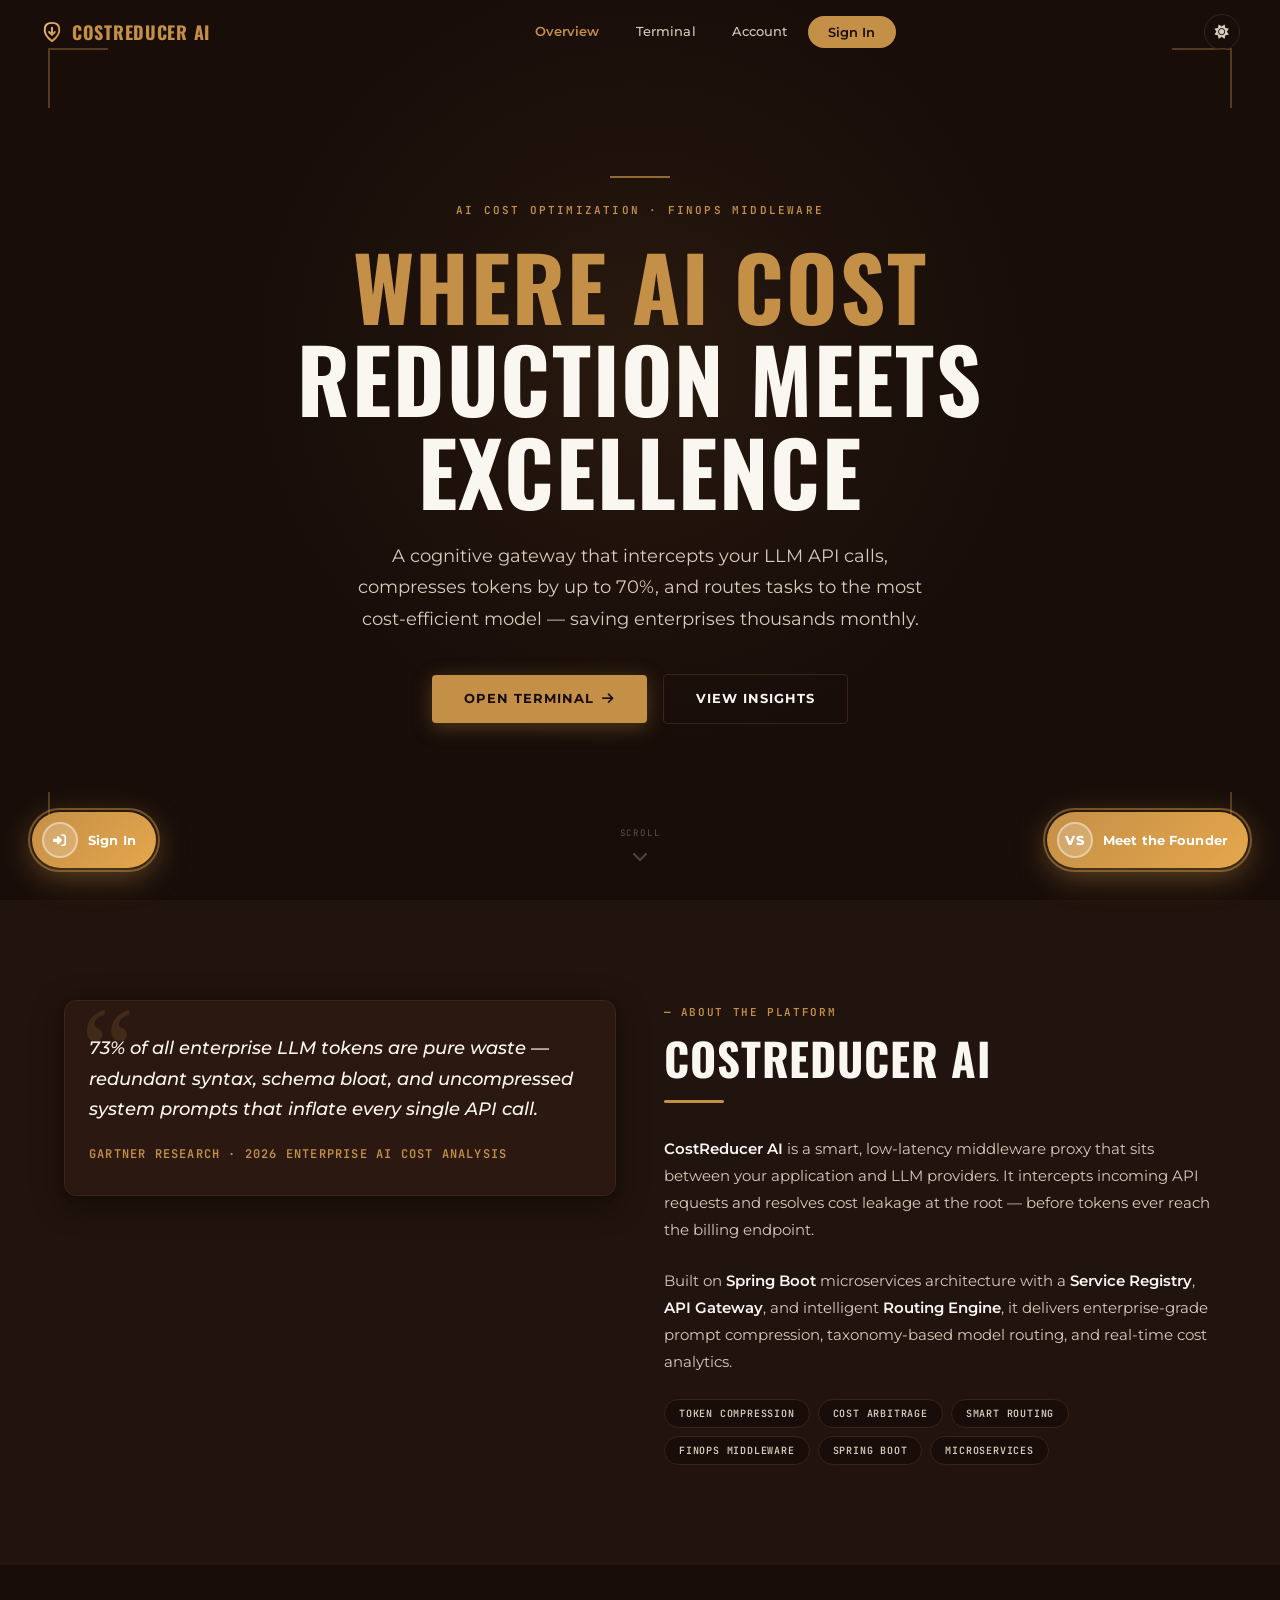
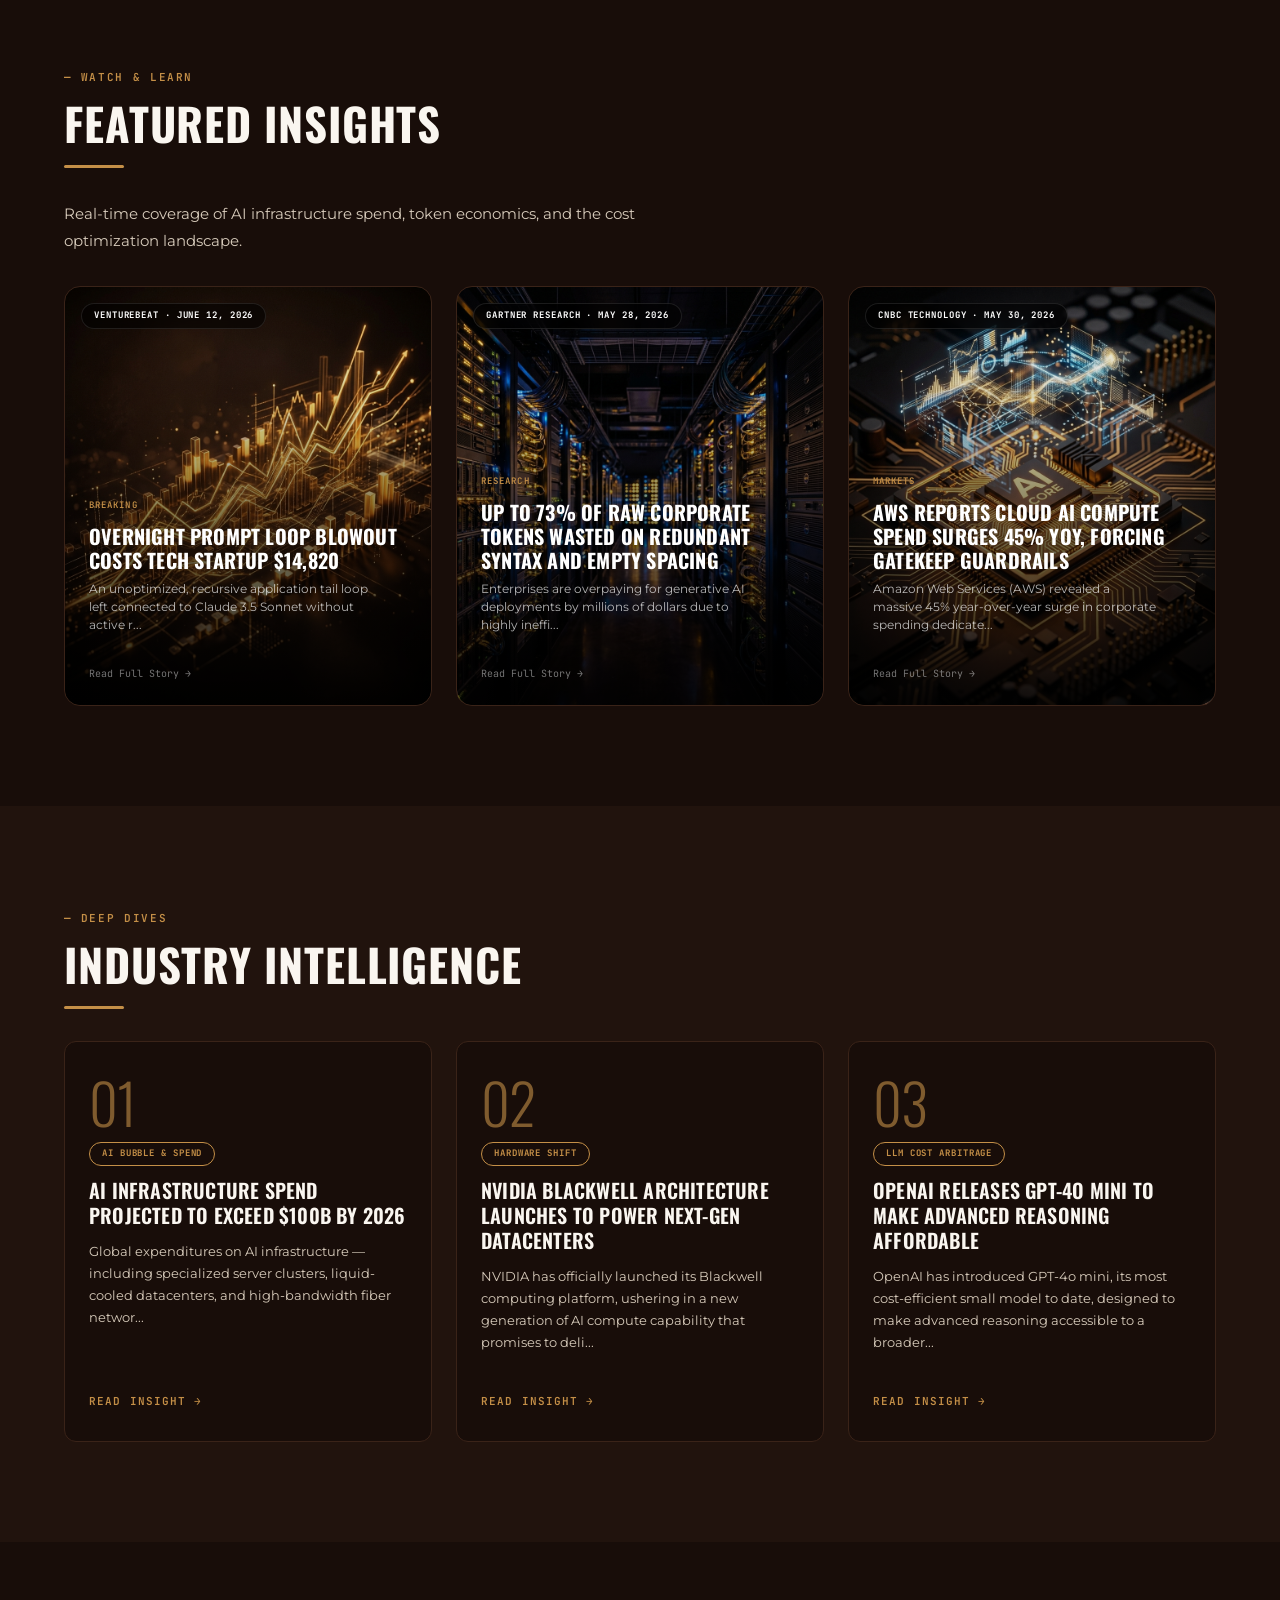
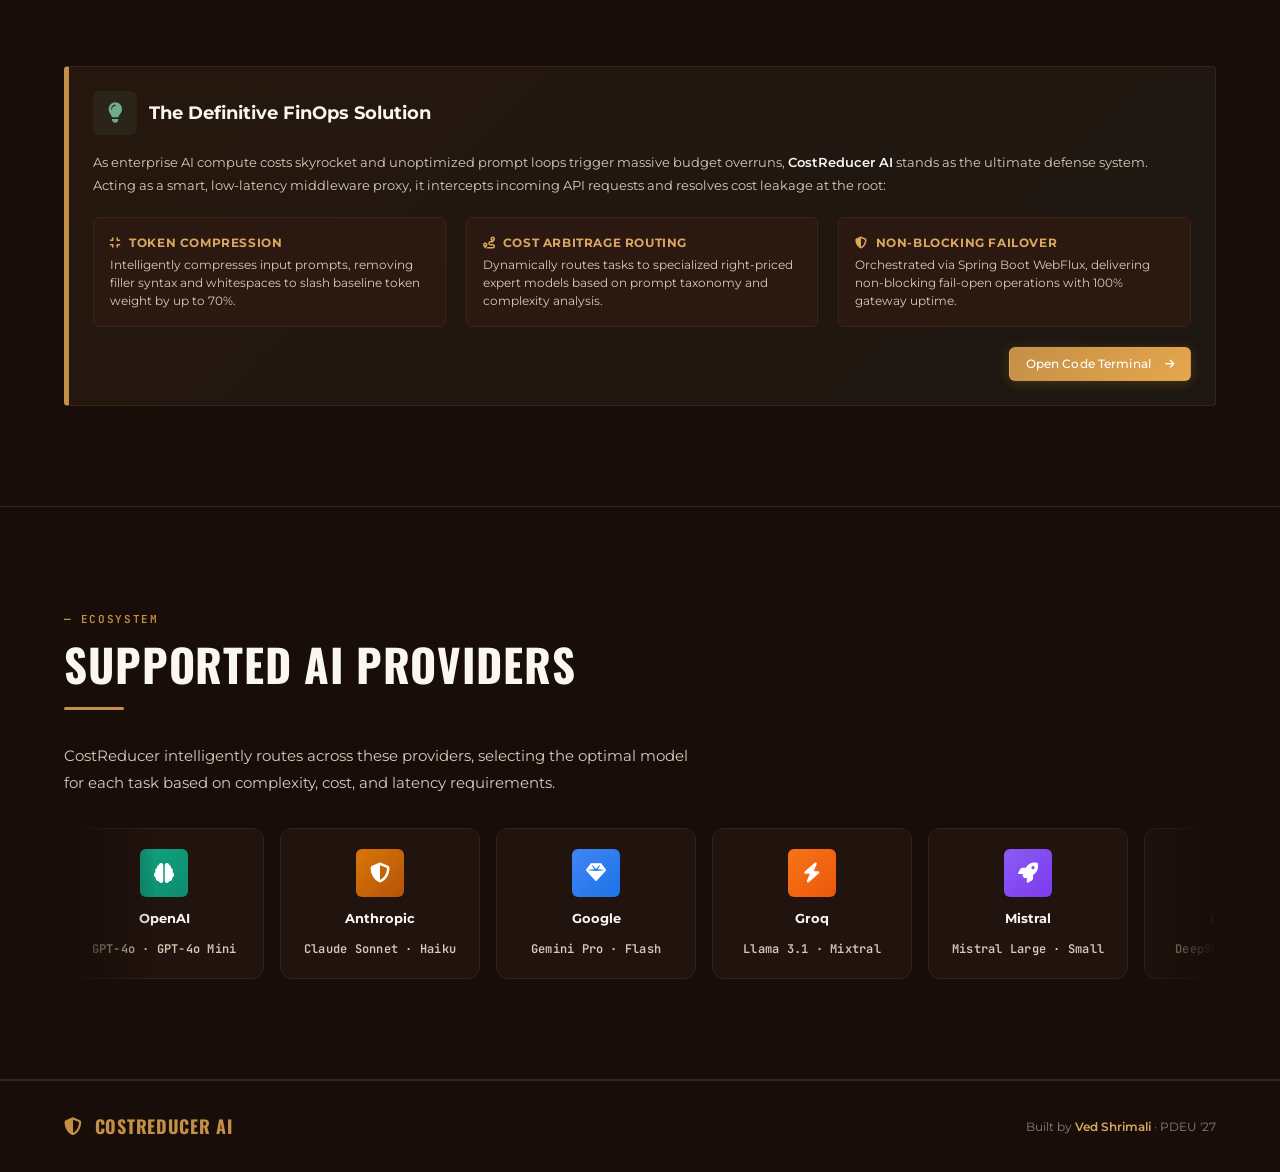
<file: frontend/index.html>
<!DOCTYPE html>
<html lang="en">
<head>
    <meta charset="UTF-8">
    <meta name="viewport" content="width=device-width, initial-scale=1.0">
    <meta name="description" content="CostReducer AI — AI Cost Optimizer and Router Middleware">
    <title>CostReducer AI — AI Cost Management</title>
    <link rel="icon" type="image/svg+xml" href="images/favicon.svg">
    <script>
        // Instant redirect — no splash screen delay
        window.location.replace('dashboard.html');
    </script>
</head>
<body></body>
</html>
</file>
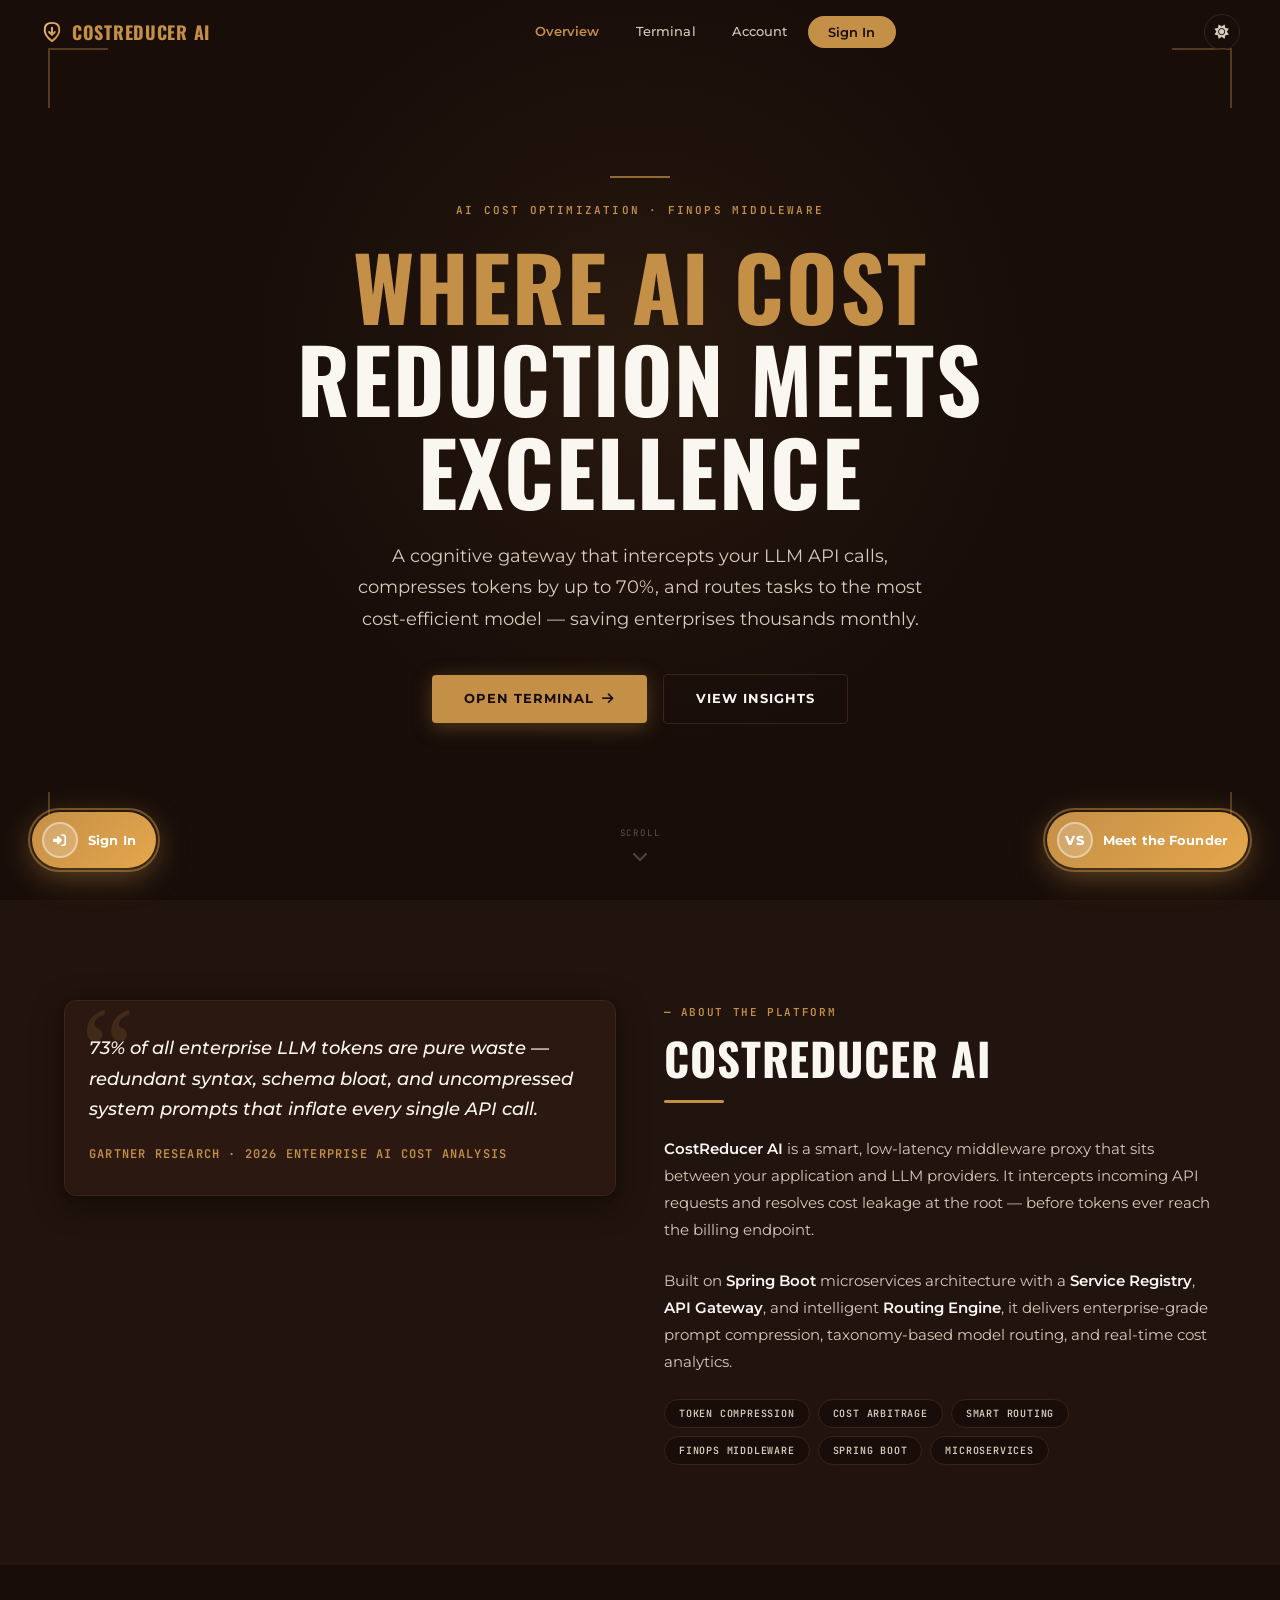
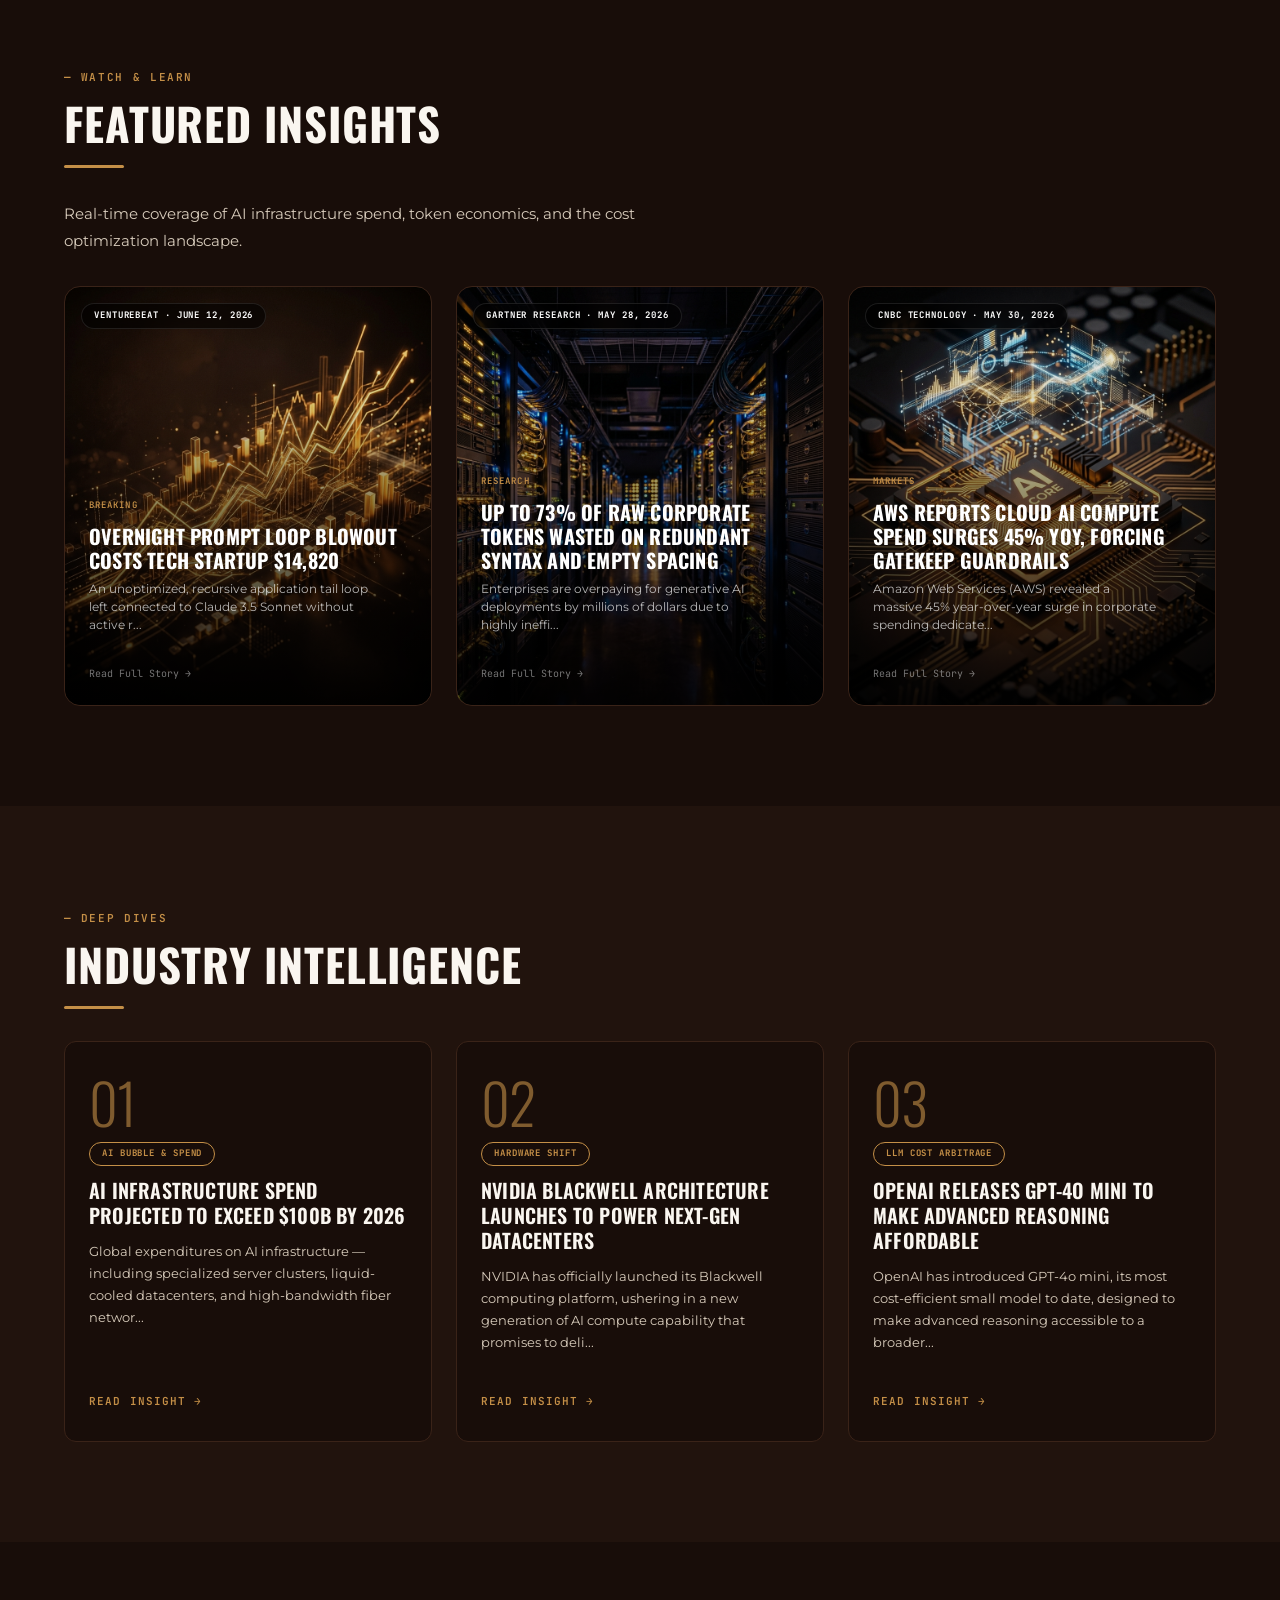
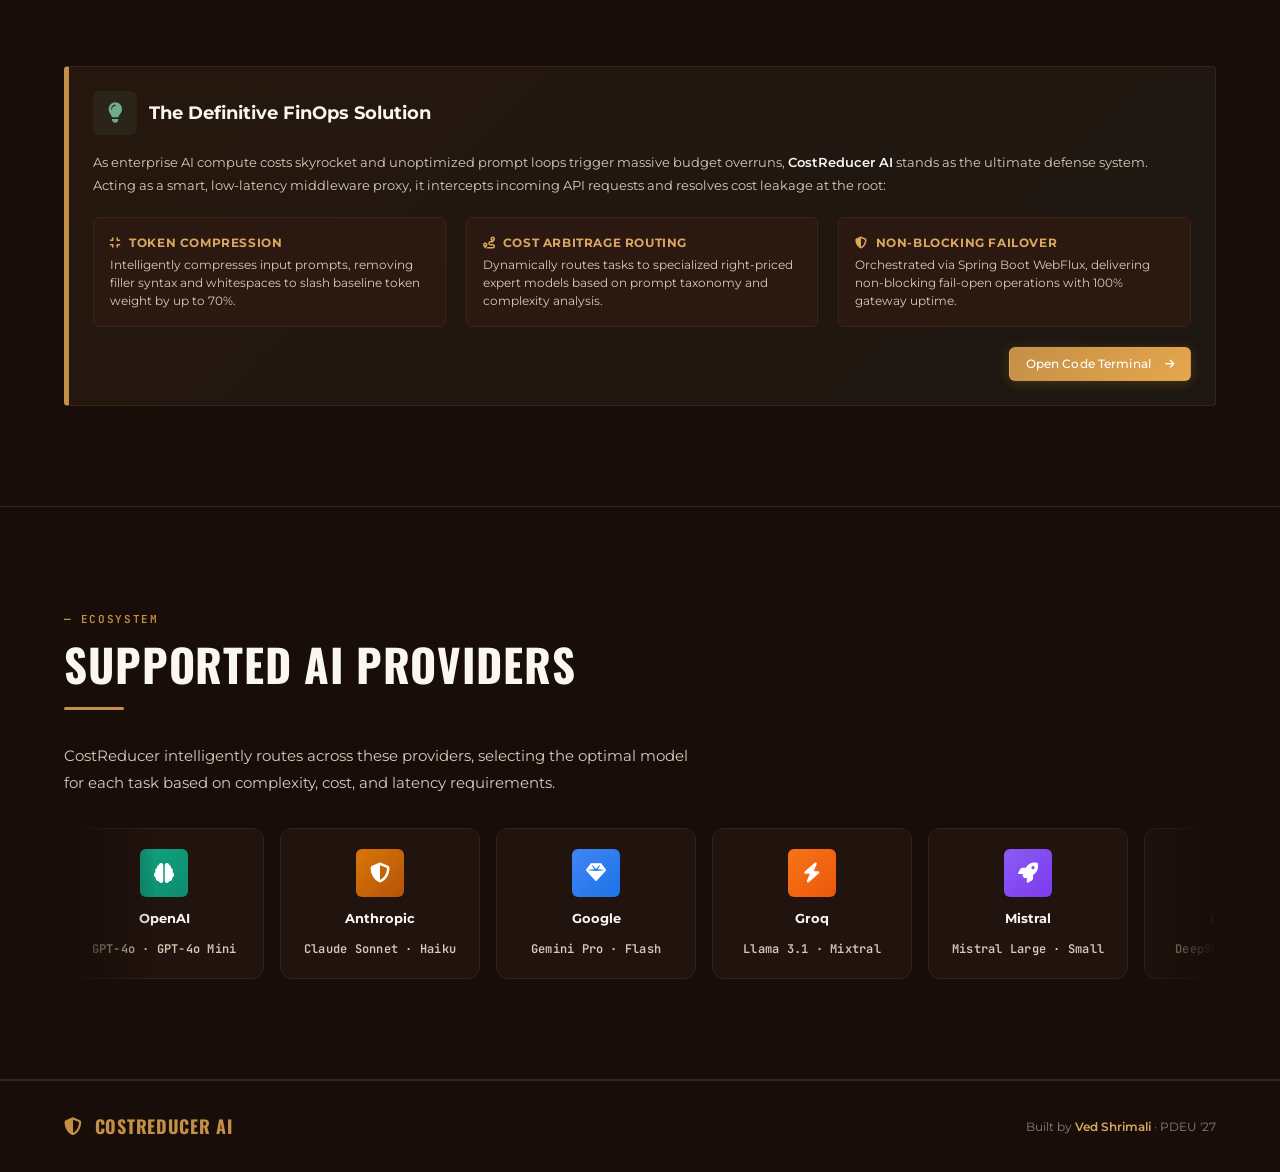
<file: frontend/dashboard.html>
<!DOCTYPE html>
<html lang="en" style="background-color: hsl(16, 45%, 6%);">
<head>
    <meta charset="UTF-8">
    <meta name="viewport" content="width=device-width, initial-scale=1.0">
    <meta title="CostReducer AI">
    <title>Dashboard - CostReducer AI</title>
    <link rel="icon" type="image/svg+xml" href="images/favicon.svg">

    <!-- Theme Toggle Flash Prevention -->
    <script>
        (function() {
            const theme = localStorage.getItem('theme') || 'dark';
            if (theme === 'light') {
                document.documentElement.classList.add('light-theme');
                document.documentElement.style.backgroundColor = '#FAF7F2';
            } else {
                document.documentElement.style.backgroundColor = '#180d09';
            }
        })();
    </script>

    <!-- Extension and Popup Injected Element Safeguard -->
    <script>
        (function() {
            const allowedIds = ['dashNavbar', 'founderFab', 'signInFab', 'founderModal', 'readerModal'];
            const allowedClasses = ['sidebar-toggle', 'sidebar-overlay', 'toast-container'];

            function isAllowed(node) {
                if (node.nodeType !== Node.ELEMENT_NODE) return true;
                const tagName = node.tagName.toLowerCase();
                if (tagName === 'script' || tagName === 'style' || tagName === 'main' || tagName === 'nav' || tagName === 'link' || tagName === 'html' || tagName === 'head' || tagName === 'body' || tagName === 'title' || tagName === 'meta') {
                    return true;
                }
                
                // Walk up the tree to see if it is inside main, nav, head, or allowed modals/components
                let current = node;
                while (current && current.nodeType === Node.ELEMENT_NODE && current !== document.documentElement) {
                    const tag = current.tagName.toLowerCase();
                    if (tag === 'main' || tag === 'nav' || tag === 'head') {
                        return true;
                    }
                    if (allowedIds.includes(current.id)) {
                        return true;
                    }
                    if (current.classList && Array.from(current.classList).some(cls => allowedClasses.includes(cls))) {
                        return true;
                    }
                    current = current.parentNode;
                }
                return false;
            }

            // Set up MutationObserver to watch for additions to the entire DOM tree
            const observer = new MutationObserver((mutations) => {
                mutations.forEach(mutation => {
                    mutation.addedNodes.forEach(node => {
                        if (node.nodeType === Node.ELEMENT_NODE) {
                            if (!isAllowed(node)) {
                                console.warn('CostReducer Safeguard: Removing unauthorized injected element:', node);
                                node.remove();
                            }
                        }
                    });
                });
            });

            // Start observing immediately on document element
            observer.observe(document.documentElement, { childList: true, subtree: true });

            // Initial cleanup once DOM is fully loaded
            document.addEventListener('DOMContentLoaded', () => {
                const cleanup = (root) => {
                    Array.from(root.children).forEach(node => {
                        if (node.nodeType === Node.ELEMENT_NODE) {
                            if (!isAllowed(node)) {
                                console.warn('CostReducer Safeguard: Removing pre-existing unauthorized element:', node);
                                node.remove();
                            } else {
                                cleanup(node);
                            }
                        }
                    });
                };
                cleanup(document.documentElement);
            });
        })();
    </script>

    <!-- CSS -->
    <link rel="stylesheet" href="css/variables.css">
    <link rel="stylesheet" href="css/base.css">
    <link rel="stylesheet" href="css/components.css">
    <link rel="stylesheet" href="css/layout.css">
    <link rel="stylesheet" href="css/dashboard.css">
    <link rel="stylesheet" href="css/responsive.css">

    <!-- Font Awesome Icons -->
    <link rel="stylesheet" href="https://cdnjs.cloudflare.com/ajax/libs/font-awesome/6.4.0/css/all.min.css">
</head>
<body class="bg-primary text-primary">

    <!-- ── Floating Top Navbar ── -->
    <nav class="dash-navbar" id="dashNavbar">
        <div class="nav-inner">
            <a href="dashboard.html" class="nav-brand">
                <img src="images/favicon.svg" alt="CostReducer AI" class="nav-logo">
                <span>CostReducer AI</span>
            </a>
            <div class="nav-links" id="navLinks">
                <a href="dashboard.html" class="nav-link active">Overview</a>
                <a href="terminal.html" class="nav-link">Terminal</a>
                <a href="profile.html" class="nav-link">Account</a>
                <span id="navAuthLink"></span>
            </div>
            <div class="nav-actions">
                <button class="nav-theme-btn" id="themeToggleBtn" title="Toggle Theme">
                    <i class="fas fa-sun" id="themeToggleIcon"></i>
                </button>
                <button class="nav-menu-btn" id="navMenuBtn" onclick="document.getElementById('navLinks').classList.toggle('nav-open')">
                    <i class="fas fa-bars"></i>
                </button>
            </div>
        </div>
    </nav>

    <!-- Main Content Area (full screen, no sidebar) -->
    <main style="width: 100%; overflow-x: hidden;">

            <!-- ════════════════════════════════════════════════
                 SECTION 1: HERO — Full Viewport
                 ════════════════════════════════════════════════ -->
            <section class="dash-section dash-hero">
                <!-- Decorative corner bracket frames -->
                <div class="hero-frame">
                    <div class="hero-frame-inner"></div>
                </div>

                <div class="hero-content">
                    <div class="hero-accent-line"></div>
                    <div class="hero-tagline">AI Cost Optimization · FinOps Middleware</div>

                    <h1 class="hero-title">
                        <span class="gold">Where AI Cost</span><br>
                        Reduction Meets<br>
                        Excellence
                    </h1>

                    <p class="hero-subtitle">
                        A cognitive gateway that intercepts your LLM API calls, compresses tokens by up to 70%,
                        and routes tasks to the most cost-efficient model — saving enterprises thousands monthly.
                    </p>

                    <div class="hero-cta-group">
                        <a href="terminal.html" class="hero-btn hero-btn-primary">
                            Open Terminal <i class="fas fa-arrow-right"></i>
                        </a>
                        <a href="#insights" class="hero-btn hero-btn-outline">
                            View Insights
                        </a>
                    </div>
                </div>

                <div class="hero-scroll-indicator">
                    <span>Scroll</span>
                    <i class="fas fa-chevron-down"></i>
                </div>
            </section>

            <!-- ════════════════════════════════════════════════
                 SECTION 2: ABOUT — Split Layout
                 ════════════════════════════════════════════════ -->
            <section class="dash-section dash-about" id="about">
                <div class="section-container">
                    <div class="about-grid">
                        <!-- Left: Quote Card -->
                        <div class="about-quote-card">
                            <blockquote class="about-quote-text">
                                73% of all enterprise LLM tokens are pure waste — redundant syntax, schema bloat,
                                and uncompressed system prompts that inflate every single API call.
                            </blockquote>
                            <div class="about-quote-author">
                                Gartner Research · 2026 Enterprise AI Cost Analysis
                            </div>
                        </div>

                        <!-- Right: About Text -->
                        <div class="about-text-col">
                            <div class="section-label">About the Platform</div>
                            <h2 class="section-title">CostReducer AI</h2>
                            <div class="section-divider"></div>

                            <p class="about-description">
                                <strong>CostReducer AI</strong> is a smart, low-latency middleware proxy that sits between
                                your application and LLM providers. It intercepts incoming API requests and resolves
                                cost leakage at the root — before tokens ever reach the billing endpoint.
                            </p>
                            <p class="about-description">
                                Built on <strong>Spring Boot</strong> microservices architecture with a <strong>Service Registry</strong>,
                                <strong>API Gateway</strong>, and intelligent <strong>Routing Engine</strong>, it delivers
                                enterprise-grade prompt compression, taxonomy-based model routing, and real-time cost analytics.
                            </p>

                            <div class="expertise-tags">
                                <span class="expertise-tag">Token Compression</span>
                                <span class="expertise-tag">Cost Arbitrage</span>
                                <span class="expertise-tag">Smart Routing</span>
                                <span class="expertise-tag">FinOps Middleware</span>
                                <span class="expertise-tag">Spring Boot</span>
                                <span class="expertise-tag">Microservices</span>
                            </div>
                        </div>
                    </div>
                </div>
            </section>

            <!-- ════════════════════════════════════════════════
                 SECTION 3: FEATURED INSIGHTS — Instagram Reel Style
                 ════════════════════════════════════════════════ -->
            <section class="dash-section dash-insights" id="insights">
                <div class="section-container">
                    <div class="section-label">Watch & Learn</div>
                    <h2 class="section-title">Featured Insights</h2>
                    <div class="section-divider"></div>
                    <p class="about-description" style="max-width: 600px; margin-bottom: var(--space-8);">
                        Real-time coverage of AI infrastructure spend, token economics,
                        and the cost optimization landscape.
                    </p>

                    <div class="reel-grid" id="reelsGrid">
                        <!-- Populated by dashboard.js -->
                    </div>
                </div>
            </section>

            <!-- ════════════════════════════════════════════════
                 SECTION 4: EDITORIAL CARDS — Numbered Insights
                 ════════════════════════════════════════════════ -->
            <section class="dash-section dash-editorial" id="editorial">
                <div class="section-container">
                    <div class="section-label">Deep Dives</div>
                    <h2 class="section-title">Industry Intelligence</h2>
                    <div class="section-divider"></div>

                    <div class="editorial-grid" id="editorialGrid">
                        <!-- Populated by dashboard.js -->
                    </div>
                </div>
            </section>

            <!-- ════════════════════════════════════════════════
                 SECTION 5: SOLUTION BLOCK
                 ════════════════════════════════════════════════ -->
            <section class="dash-section dash-solution" id="solution">
                <div class="section-container">
                    <div class="solution-block-card">
                        <div class="solution-header">
                            <div class="solution-icon">
                                <i class="fas fa-lightbulb"></i>
                            </div>
                            <div class="solution-title">The Definitive FinOps Solution</div>
                        </div>
                        <p class="solution-description" style="font-size: var(--text-sm); color: var(--text-secondary); line-height: var(--leading-relaxed); margin-bottom: var(--space-4);">
                            As enterprise AI compute costs skyrocket and unoptimized prompt loops trigger massive budget overruns,
                            <strong>CostReducer AI</strong> stands as the ultimate defense system. Acting as a smart, low-latency
                            middleware proxy, it intercepts incoming API requests and resolves cost leakage at the root:
                        </p>

                        <div class="solution-grid">
                            <div class="solution-item">
                                <div class="solution-item-title"><i class="fas fa-compress" style="margin-right: 4px;"></i> Token Compression</div>
                                <div class="solution-item-desc">
                                    Intelligently compresses input prompts, removing filler syntax and whitespaces to slash baseline token weight by up to 70%.
                                </div>
                            </div>
                            <div class="solution-item">
                                <div class="solution-item-title"><i class="fas fa-route" style="margin-right: 4px;"></i> Cost Arbitrage Routing</div>
                                <div class="solution-item-desc">
                                    Dynamically routes tasks to specialized right-priced expert models based on prompt taxonomy and complexity analysis.
                                </div>
                            </div>
                            <div class="solution-item">
                                <div class="solution-item-title"><i class="fas fa-shield-halved" style="margin-right: 4px;"></i> Non-Blocking Failover</div>
                                <div class="solution-item-desc">
                                    Orchestrated via Spring Boot WebFlux, delivering non-blocking fail-open operations with 100% gateway uptime.
                                </div>
                            </div>
                        </div>

                        <div style="margin-top: var(--space-5); display: flex; justify-content: flex-end;">
                            <a href="terminal.html" class="btn btn-primary btn-sm" style="border-radius: var(--radius-md); padding: 8px 16px;">
                                Open Code Terminal <i class="fas fa-arrow-right" style="margin-left: 6px;"></i>
                            </a>
                        </div>
                    </div>
                </div>
            </section>

            <!-- ════════════════════════════════════════════════
                 SECTION 6: AI PROVIDERS — Horizontal Showcase
                 ════════════════════════════════════════════════ -->
            <section class="dash-section dash-providers" id="providers">
                <div class="section-container">
                    <div class="section-label">Ecosystem</div>
                    <h2 class="section-title">Supported AI Providers</h2>
                    <div class="section-divider"></div>
                    <p class="about-description" style="max-width: 640px; margin-bottom: var(--space-8);">
                        CostReducer intelligently routes across these providers, selecting the optimal model
                        for each task based on complexity, cost, and latency requirements.
                    </p>

                    <div class="providers-marquee">
                        <div class="providers-track">
                            <div class="provider-card">
                                <div class="provider-icon" style="background: linear-gradient(135deg, #10a37f, #0d8c6d); border: none; color: #fff;">
                                    <i class="fas fa-brain"></i>
                                </div>
                                <div class="provider-name">OpenAI</div>
                                <div class="provider-models">GPT-4o · GPT-4o Mini</div>
                            </div>
                            <div class="provider-card">
                                <div class="provider-icon" style="background: linear-gradient(135deg, #d97706, #b45309); border: none; color: #fff;">
                                    <i class="fas fa-shield-halved"></i>
                                </div>
                                <div class="provider-name">Anthropic</div>
                                <div class="provider-models">Claude Sonnet · Haiku</div>
                            </div>
                            <div class="provider-card">
                                <div class="provider-icon" style="background: linear-gradient(135deg, #4285f4, #1a73e8); border: none; color: #fff;">
                                    <i class="fas fa-gem"></i>
                                </div>
                                <div class="provider-name">Google</div>
                                <div class="provider-models">Gemini Pro · Flash</div>
                            </div>
                            <div class="provider-card">
                                <div class="provider-icon" style="background: linear-gradient(135deg, #f97316, #ea580c); border: none; color: #fff;">
                                    <i class="fas fa-bolt"></i>
                                </div>
                                <div class="provider-name">Groq</div>
                                <div class="provider-models">Llama 3.1 · Mixtral</div>
                            </div>
                            <div class="provider-card">
                                <div class="provider-icon" style="background: linear-gradient(135deg, #8b5cf6, #7c3aed); border: none; color: #fff;">
                                    <i class="fas fa-rocket"></i>
                                </div>
                                <div class="provider-name">Mistral</div>
                                <div class="provider-models">Mistral Large · Small</div>
                            </div>
                            <div class="provider-card">
                                <div class="provider-icon" style="background: linear-gradient(135deg, #0ea5e9, #0284c7); border: none; color: #fff;">
                                    <i class="fas fa-water"></i>
                                </div>
                                <div class="provider-name">DeepSeek</div>
                                <div class="provider-models">DeepSeek V3 · Coder</div>
                            </div>
                            <!-- Duplicated cards for seamless infinite scroll -->
                            <div class="provider-card">
                                <div class="provider-icon" style="background: linear-gradient(135deg, #10a37f, #0d8c6d); border: none; color: #fff;">
                                    <i class="fas fa-brain"></i>
                                </div>
                                <div class="provider-name">OpenAI</div>
                                <div class="provider-models">GPT-4o · GPT-4o Mini</div>
                            </div>
                            <div class="provider-card">
                                <div class="provider-icon" style="background: linear-gradient(135deg, #d97706, #b45309); border: none; color: #fff;">
                                    <i class="fas fa-shield-halved"></i>
                                </div>
                                <div class="provider-name">Anthropic</div>
                                <div class="provider-models">Claude Sonnet · Haiku</div>
                            </div>
                            <div class="provider-card">
                                <div class="provider-icon" style="background: linear-gradient(135deg, #4285f4, #1a73e8); border: none; color: #fff;">
                                    <i class="fas fa-gem"></i>
                                </div>
                                <div class="provider-name">Google</div>
                                <div class="provider-models">Gemini Pro · Flash</div>
                            </div>
                            <div class="provider-card">
                                <div class="provider-icon" style="background: linear-gradient(135deg, #f97316, #ea580c); border: none; color: #fff;">
                                    <i class="fas fa-bolt"></i>
                                </div>
                                <div class="provider-name">Groq</div>
                                <div class="provider-models">Llama 3.1 · Mixtral</div>
                            </div>
                            <div class="provider-card">
                                <div class="provider-icon" style="background: linear-gradient(135deg, #8b5cf6, #7c3aed); border: none; color: #fff;">
                                    <i class="fas fa-rocket"></i>
                                </div>
                                <div class="provider-name">Mistral</div>
                                <div class="provider-models">Mistral Large · Small</div>
                            </div>
                            <div class="provider-card">
                                <div class="provider-icon" style="background: linear-gradient(135deg, #0ea5e9, #0284c7); border: none; color: #fff;">
                                    <i class="fas fa-water"></i>
                                </div>
                                <div class="provider-name">DeepSeek</div>
                                <div class="provider-models">DeepSeek V3 · Coder</div>
                            </div>
                        </div>
                    </div>
                </div>
            </section>

            <!-- ════════════════════════════════════════════════
                 FOOTER
                 ════════════════════════════════════════════════ -->
            <footer class="dash-section" style="padding: var(--space-8) 0; border-top: 1px solid var(--border);">
                <div class="section-container" style="display: flex; justify-content: space-between; align-items: center; flex-wrap: wrap; gap: var(--space-4);">
                    <div style="display: flex; align-items: center; gap: var(--space-3); font-family: var(--font-display); font-size: var(--text-lg); font-weight: 700; text-transform: uppercase; letter-spacing: 0.04em; color: var(--primary);">
                        <i class="fas fa-shield-halved"></i>
                        <span>CostReducer AI</span>
                    </div>
                    <div style="font-size: var(--text-xs); color: var(--text-muted);">
                        Built by <strong style="color: var(--primary-light);">Ved Shrimali</strong> · PDEU '27 
                    </div>
                </div>
            </footer>

        </main>

    <!-- ── Floating "Meet the Founder" FAB ── -->
    <button id="founderFab" onclick="openFounderModal()" aria-label="Meet the Founder">
        <div class="fab-avatar">VS</div>
        <span class="fab-label">Meet the Founder</span>
    </button>

    <!-- ── Floating "Sign In" FAB (Shown only when guest) ── -->
    <button id="signInFab" onclick="window.location.href='login.html'" aria-label="Sign In" style="display: none;">
        <div class="fab-avatar"><i class="fas fa-sign-in-alt"></i></div>
        <span class="fab-label">Sign In</span>
    </button>

    <!-- ── Founder Modal ── -->
    <div id="founderModal" class="founder-modal-overlay" onclick="closeFounderModal(event)">
        <div class="founder-modal-card" onclick="event.stopPropagation()">
            <button class="founder-modal-close" onclick="closeFounderModal(event)" aria-label="Close">
                <i class="fas fa-times"></i>
            </button>

            <h2 class="founder-about-title">About Me</h2>
            <div class="founder-about-bar"></div>

            <div class="founder-about-body">
                <div class="founder-photo-col">
                    <div class="founder-photo-frame">
                        <img src="images/profile-photo.jpg" alt="Ved Shrimali" class="founder-photo-img">
                    </div>
                </div>
                <div class="founder-bio-col">
                    <p class="founder-bio-para">Hello! I'm <strong>Ved Shrimali</strong>, a passionate Java Backend Developer specializing in Spring Boot and microservices architecture. Currently pursuing B.Tech in Computer Science &amp; Engineering at Pandit Deendayal Energy University (PDEU), Gandhinagar.</p>
                    <p class="founder-bio-para">My journey into backend development started with a fascination for how systems work at scale. I love building robust, efficient APIs and working with distributed systems.</p>
                    <p class="founder-bio-para">I'm particularly interested in microservices architecture, system design, and integrating AI capabilities into backend systems — which led me to build <strong>CostReducer AI</strong>.</p>
                </div>
            </div>

            <div class="founder-social-row">
                <a href="https://www.linkedin.com/in/ved-shrimali-73aa58285/" target="_blank" rel="noopener noreferrer" class="founder-social-btn linkedin">
                    <i class="fab fa-linkedin"></i> LinkedIn
                </a>
                <a href="https://ved1001.github.io/" target="_blank" rel="noopener noreferrer" class="founder-social-btn portfolio">
                    <i class="fas fa-globe"></i> Portfolio
                </a>
            </div>
        </div>
    </div>

    <!-- Article Reader Modal -->
    <div id="readerModal" class="modal-overlay" onclick="closeReaderModal(event)">
        <div class="modal-content" onclick="event.stopPropagation()">
            <button class="modal-close-btn" onclick="closeReaderModal(event)">
                <i class="fas fa-times"></i>
            </button>
            <div id="readerContent"></div>
        </div>
    </div>

    <!-- Scripts -->
    <script src="js/config.js"></script>
    <script src="js/api.js"></script>
    <script src="js/guard.js"></script>
    <script src="js/components.js"></script>
    <script src="js/dashboard.js"></script>

    <script>
        function openFounderModal() {
            document.getElementById('founderModal').classList.add('active');
            document.body.style.overflow = 'hidden';
        }
        function closeFounderModal(e) {
            if (!e || e.target === document.getElementById('founderModal') || e.currentTarget.classList.contains('founder-modal-close')) {
                document.getElementById('founderModal').classList.remove('active');
                document.body.style.overflow = '';
            }
        }
        document.addEventListener('keydown', e => {
            if (e.key === 'Escape') closeFounderModal({ target: document.getElementById('founderModal') });
        });
    </script>
</body>
</html>
</file>
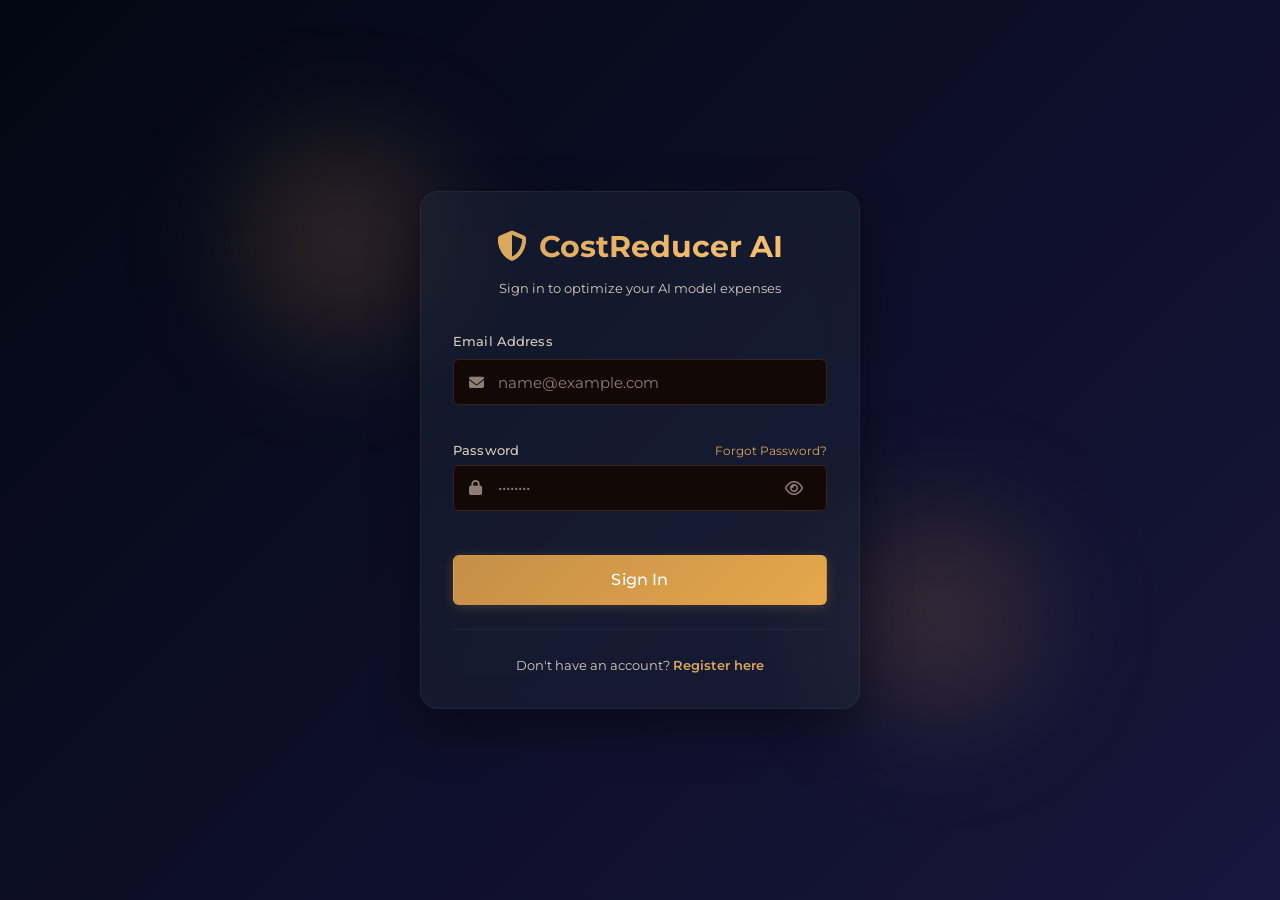
<file: frontend/login.html>
<!DOCTYPE html>
<html lang="en" style="background-color: #180d09;">
<head>
    <meta charset="UTF-8">
    <meta name="viewport" content="width=device-width, initial-scale=1.0">
    <meta name="description" content="Sign in to CostReducer AI cost optimization router dashboard.">
    <title>Login - CostReducer AI</title>
    <link rel="icon" type="image/svg+xml" href="images/favicon.svg">
    <!-- Theme Toggle Flash Prevention -->
    <script>
        (function() {
            const theme = localStorage.getItem('theme') || 'dark';
            if (theme === 'light') {
                document.documentElement.classList.add('light-theme');
                document.documentElement.style.backgroundColor = '#FAF7F2';
            } else {
                document.documentElement.style.backgroundColor = '#180d09';
            }
        })();
    </script>
    
    <!-- CSS Custom Reset & Stylesheets -->
    <link rel="stylesheet" href="css/variables.css">
    <link rel="stylesheet" href="css/base.css">
    <link rel="stylesheet" href="css/components.css">
    <link rel="stylesheet" href="css/auth.css">
    <link rel="stylesheet" href="css/responsive.css">
    
    <!-- Font Awesome Icons -->
    <link rel="stylesheet" href="https://cdnjs.cloudflare.com/ajax/libs/font-awesome/6.4.0/css/all.min.css">
</head>
<body class="auth-page">
    <div class="auth-card">
        <div class="auth-header">
            <div class="auth-logo">
                <i class="fas fa-shield-halved"></i>
                <span>CostReducer AI</span>
            </div>
            <p id="authHeaderSubtitle" class="auth-subtitle">Sign in to optimize your AI model expenses</p>
        </div>
        
        <!-- Login Form -->
        <form id="loginForm" class="auth-form" novalidate>
            <!-- Email Input Group -->
            <div class="form-group">
                <label for="email" class="form-label">Email Address</label>
                <div class="form-input-wrapper">
                    <i class="fas fa-envelope input-icon"></i>
                    <input type="email" id="email" class="form-input" placeholder="name@example.com" required autocomplete="email">
                </div>
            </div>
            
            <!-- Password Input Group -->
            <div class="form-group">
                <div style="display: flex; justify-content: space-between; align-items: center; margin-bottom: var(--space-1);">
                    <label for="password" class="form-label" style="margin-bottom: 0;">Password</label>
                    <a href="#" id="forgotPasswordLink" style="font-size: var(--text-xs); color: var(--primary-light); text-decoration: none;">Forgot Password?</a>
                </div>
                <div class="form-input-wrapper">
                    <i class="fas fa-lock input-icon"></i>
                    <input type="password" id="password" class="form-input" placeholder="••••••••" required autocomplete="current-password">
                    <button type="button" class="password-toggle" title="Toggle password visibility">
                        <i class="far fa-eye"></i>
                    </button>
                </div>
            </div>
            
            <!-- Submit button -->
            <button type="submit" class="btn btn-primary btn-lg" style="width: 100%; margin-top: var(--space-2);">
                Sign In
            </button>
        </form>

        <!-- Forgot Password Form (Hidden by default) -->
        <form id="forgotPasswordForm" class="auth-form" novalidate style="display: none;">
            <!-- Email Input Group -->
            <div class="form-group">
                <label for="forgotEmail" class="form-label">Email Address</label>
                <div style="display: flex; gap: var(--space-2); align-items: stretch;">
                    <div class="form-input-wrapper" style="flex-grow: 1;">
                        <i class="fas fa-envelope input-icon"></i>
                        <input type="email" id="forgotEmail" class="form-input" placeholder="name@example.com" required autocomplete="email">
                    </div>
                    <button type="button" id="requestForgotOtpBtn" class="btn btn-secondary" style="white-space: nowrap; height: 46px; min-height: 46px;">
                        Request OTP
                    </button>
                </div>
            </div>

            <!-- Verification Code Input Group -->
            <div class="form-group">
                <label for="forgotCode" class="form-label">Verification Code</label>
                <div class="form-input-wrapper">
                    <i class="fas fa-shield-alt input-icon"></i>
                    <input type="text" id="forgotCode" class="form-input" placeholder="Enter 6-digit code" required autocomplete="off" maxlength="6">
                </div>
            </div>

            <!-- New Password Input Group -->
            <div class="form-group">
                <label for="forgotNewPassword" class="form-label">New Password</label>
                <div class="form-input-wrapper">
                    <i class="fas fa-lock input-icon"></i>
                    <input type="password" id="forgotNewPassword" class="form-input" placeholder="New password (min 6 characters)" required autocomplete="new-password">
                </div>
            </div>

            <!-- Confirm New Password Input Group -->
            <div class="form-group">
                <label for="forgotConfirmNewPassword" class="form-label">Confirm New Password</label>
                <div class="form-input-wrapper">
                    <i class="fas fa-lock-open input-icon"></i>
                    <input type="password" id="forgotConfirmNewPassword" class="form-input" placeholder="Confirm new password" required autocomplete="new-password">
                </div>
            </div>

            <!-- Submit button -->
            <button type="submit" class="btn btn-primary btn-lg" style="width: 100%; margin-top: var(--space-2);">
                Reset Password
            </button>

            <!-- Back to login -->
            <div style="text-align: center; margin-top: var(--space-2);">
                <a href="#" id="backToLoginLink" style="font-size: var(--text-sm); color: var(--primary-light); text-decoration: none;">Back to Sign In</a>
            </div>
        </form>
        
        <div class="auth-footer">
            <p id="authFooterText">Don't have an account? <a href="register.html">Register here</a></p>
        </div>
    </div>

    <!-- Script imports -->
    <script src="js/config.js"></script>
    <script src="js/api.js"></script>
    <script src="js/components.js"></script>
    <script src="js/auth.js"></script>
</body>
</html>
</file>
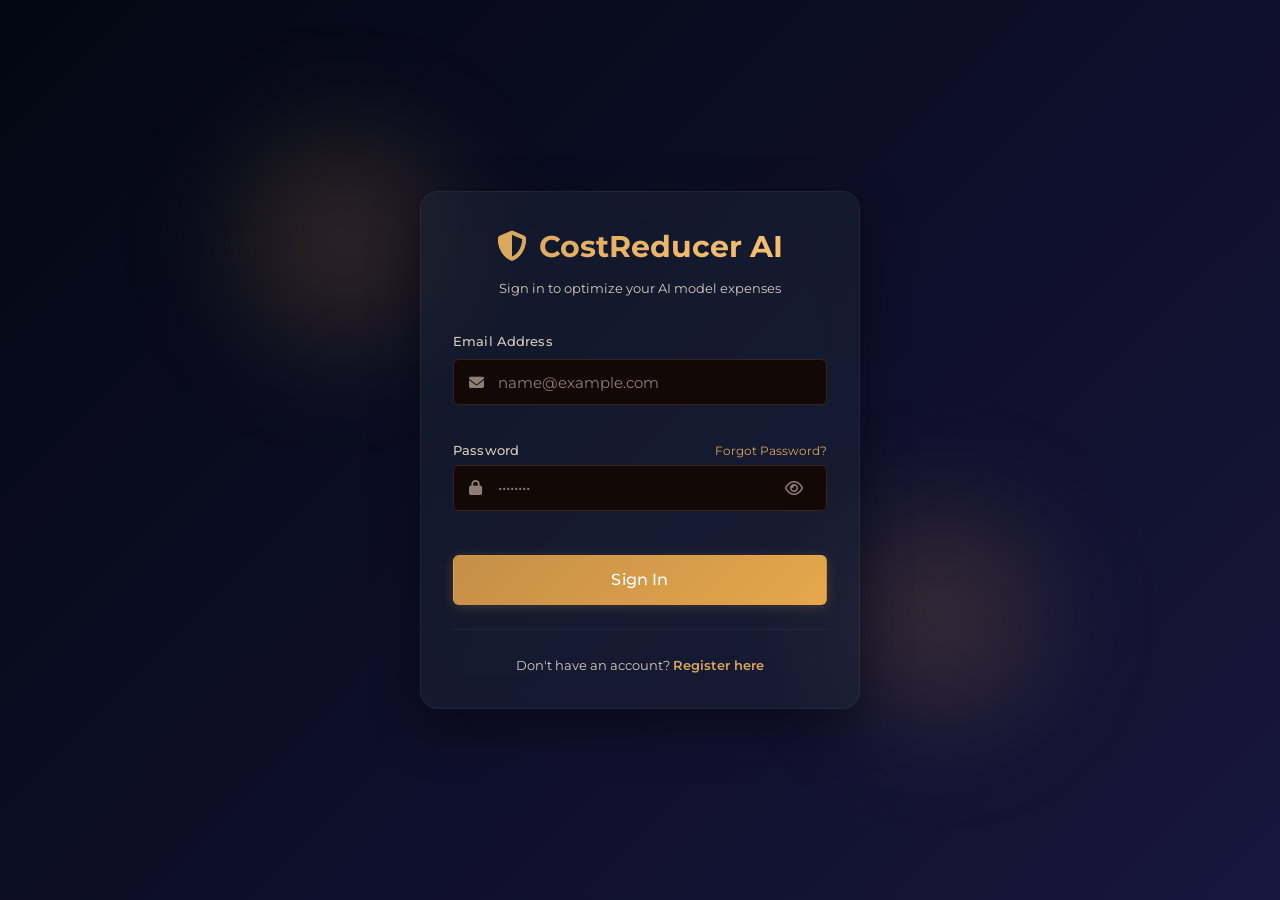
<file: frontend/profile.html>
<!DOCTYPE html>
<html lang="en" style="background-color: #180d09;">
<head>
    <meta charset="UTF-8">
    <meta name="viewport" content="width=device-width, initial-scale=1.0">

    <meta name="description" content="View and update your CostReducer AI account profile settings and security passwords.">
    <title>Account Settings - CostReducer AI</title>
    <link rel="icon" type="image/svg+xml" href="images/favicon.svg">
    <!-- Theme Toggle Flash Prevention -->
    <script>
        (function() {
            const theme = localStorage.getItem('theme') || 'dark';
            if (theme === 'light') {
                document.documentElement.classList.add('light-theme');
                document.documentElement.style.backgroundColor = '#FAF7F2';
            } else {
                document.documentElement.style.backgroundColor = '#180d09';
            }
        })();
    </script>
    
    <!-- CSS Custom Properties & Core Styles -->
    <link rel="stylesheet" href="css/variables.css">
    <link rel="stylesheet" href="css/base.css">
    <link rel="stylesheet" href="css/components.css">
    <link rel="stylesheet" href="css/layout.css">
    <link rel="stylesheet" href="css/responsive.css">
    
    <!-- Font Awesome Icons -->
    <link rel="stylesheet" href="https://cdnjs.cloudflare.com/ajax/libs/font-awesome/6.4.0/css/all.min.css">
</head>
<body class="bg-primary text-primary">

    <div class="app-layout">
        <!-- Sidebar Navigation -->
        <aside id="sidebar" class="sidebar"></aside>

        <!-- Main Content -->
        <main class="main-content" style="position: relative;">
            <!-- Page Header -->
            <header id="page-header" class="page-header"></header>


            <!-- Content Wrapper for fade-in effect -->
            <div id="main-content-wrapper" style="opacity: 1;">
                <div class="content-grid cols-3">
                <!-- Column 1: Profile Display Card -->
                <div class="card" style="text-align: center; display: flex; flex-direction: column; align-items: center; justify-content: center; min-height: 320px;">
                    <div class="avatar xl" id="profAvatar" style="margin-bottom: var(--space-4);">U</div>
                    <h2 id="profName" style="font-size: var(--text-xl); font-weight: var(--font-bold); margin-bottom: var(--space-1); color: var(--text-primary);">-</h2>
                    <p id="profEmail" style="color: var(--text-secondary); font-size: var(--text-sm); margin-bottom: var(--space-3);">-</p>
                    
                    <div style="margin-bottom: var(--space-4);">
                        <span id="profRoleBadge" class="badge">USER</span>
                    </div>

                    <div style="font-size: var(--text-xs); color: var(--text-muted); border-top: 1px solid var(--border); padding-top: var(--space-4); width: 100%;">
                        Member since: <span id="profMemberSince" style="font-weight: var(--font-semibold); color: var(--text-secondary);">-</span>
                    </div>
                </div>

                <!-- Column 2: Edit Profile Details Form -->
                <div class="card" style="grid-column: span 2;">
                    <div class="card-header">
                        <h3 class="card-title"><i class="fas fa-user-edit" style="color: var(--primary-light); margin-right: var(--space-2);"></i> Account Details</h3>
                    </div>
                    <div class="card-body">
                        <form id="editProfileForm" novalidate>
                            <!-- Name input -->
                            <div class="form-group">
                                <label for="name" class="form-label">Full Name</label>
                                <div class="form-input-wrapper">
                                    <i class="fas fa-user input-icon"></i>
                                    <input type="text" id="name" class="form-input" placeholder="Your name" required>
                                </div>
                            </div>

                            <button type="submit" class="btn btn-primary" style="margin-top: var(--space-2);">
                                Save Changes
                            </button>
                        </form>
                    </div>
                </div>

                <!-- Change Password Form (Spans full width for grid alignments) -->
                <div class="card" style="grid-column: span 3; margin-top: var(--space-2);">
                    <div class="card-header">
                        <h3 class="card-title"><i class="fas fa-shield-alt" style="color: var(--warning-light); margin-right: var(--space-2);"></i> Change Password</h3>
                    </div>
                    <div class="card-body">
                        <form id="changePasswordForm" class="route-form" novalidate style="max-width: 600px;">
                            <!-- Email Verification OTP Code -->
                            <div class="form-group">
                                <label for="verificationCode" class="form-label">Email Verification OTP Code</label>
                                <div style="display: flex; gap: var(--space-2);">
                                    <div class="form-input-wrapper" style="flex-grow: 1;">
                                        <i class="fas fa-shield-alt input-icon"></i>
                                        <input type="text" id="verificationCode" class="form-input" placeholder="Enter 6-digit code" required autocomplete="off" maxlength="6">
                                    </div>
                                    <button type="button" id="requestOtpBtn" class="btn btn-secondary" style="white-space: nowrap; height: 46px; min-height: 46px;">
                                        Request OTP Code
                                    </button>
                                </div>
                            </div>

                            <!-- New Password -->
                            <div class="form-group">
                                <label for="newPassword" class="form-label">New Password</label>
                                <div class="form-input-wrapper">
                                    <i class="fas fa-lock input-icon"></i>
                                    <input type="password" id="newPassword" class="form-input" placeholder="New password (min 6 characters)" required autocomplete="new-password">
                                </div>
                            </div>

                            <!-- Confirm New Password -->
                            <div class="form-group">
                                <label for="confirmNewPassword" class="form-label">Confirm New Password</label>
                                <div class="form-input-wrapper">
                                    <i class="fas fa-lock-open input-icon"></i>
                                    <input type="password" id="confirmNewPassword" class="form-input" placeholder="Confirm new password" required autocomplete="new-password">
                                </div>
                            </div>

                            <button type="submit" class="btn btn-primary" style="margin-top: var(--space-2);">
                                Change Password
                            </button>
                        </form>
                    </div>
                </div>
            </div>
        </div>
    </main>
    </div>

    <!-- Scripts -->
    <script src="js/config.js"></script>
    <script src="js/api.js"></script>
    <script src="js/guard.js"></script>
    <script src="js/components.js"></script>
    <script src="js/profile.js"></script>
</body>
</html>
</file>
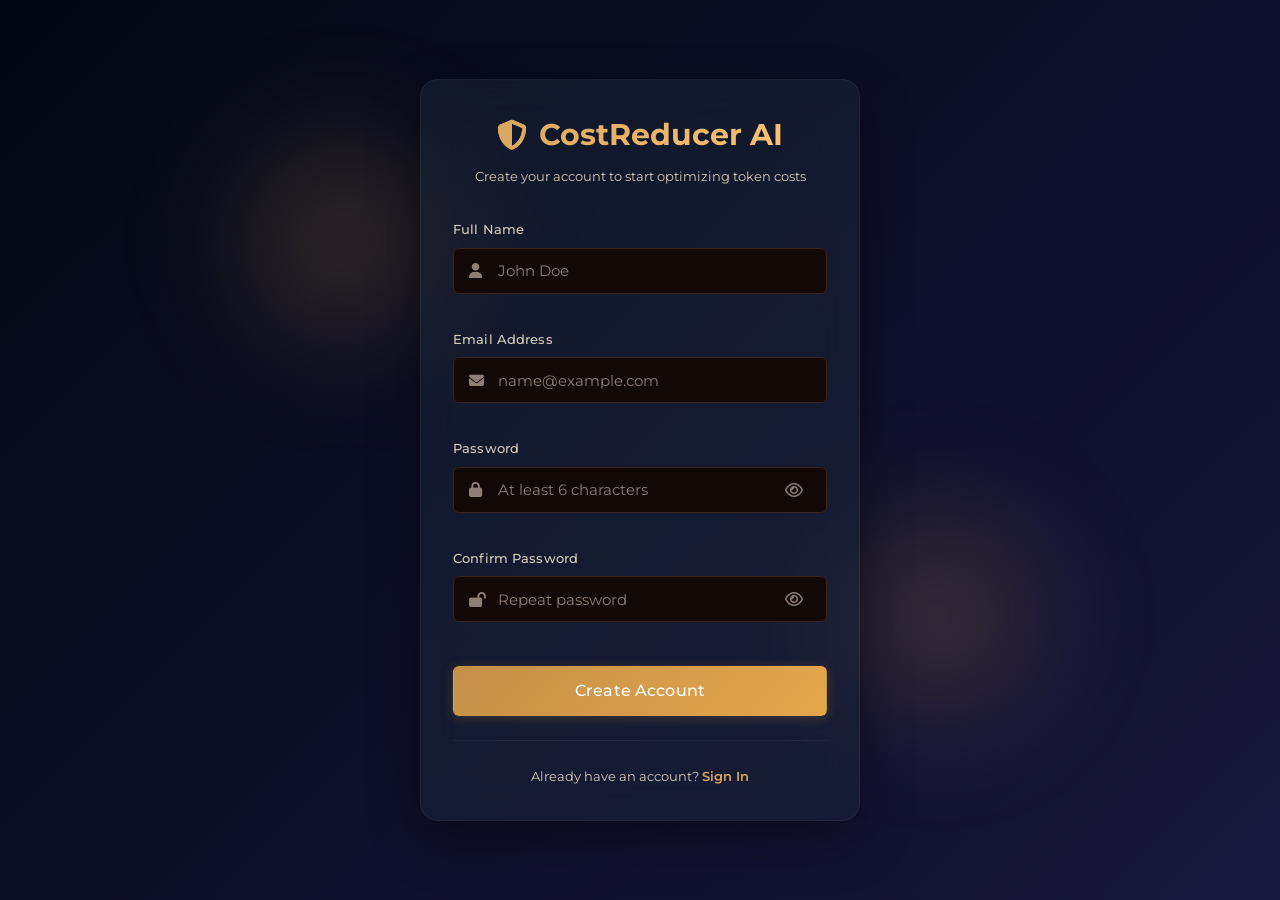
<file: frontend/register.html>
<!DOCTYPE html>
<html lang="en" style="background-color: #180d09;">
<head>
    <meta charset="UTF-8">
    <meta name="viewport" content="width=device-width, initial-scale=1.0">
    <meta name="description" content="Create an account on CostReducer AI to optimize prompt tokens and route LLMs.">
    <title>Register - CostReducer AI</title>
    <link rel="icon" type="image/svg+xml" href="images/favicon.svg">
    <!-- Theme Toggle Flash Prevention -->
    <script>
        (function() {
            const theme = localStorage.getItem('theme') || 'dark';
            if (theme === 'light') {
                document.documentElement.classList.add('light-theme');
                document.documentElement.style.backgroundColor = '#FAF7F2';
            } else {
                document.documentElement.style.backgroundColor = '#180d09';
            }
        })();
    </script>
    
    <!-- CSS Custom Reset & Stylesheets -->
    <link rel="stylesheet" href="css/variables.css">
    <link rel="stylesheet" href="css/base.css">
    <link rel="stylesheet" href="css/components.css">
    <link rel="stylesheet" href="css/auth.css">
    <link rel="stylesheet" href="css/responsive.css">
    
    <!-- Font Awesome Icons -->
    <link rel="stylesheet" href="https://cdnjs.cloudflare.com/ajax/libs/font-awesome/6.4.0/css/all.min.css">
</head>
<body class="auth-page">
    <div class="auth-card">
        <div class="auth-header">
            <div class="auth-logo">
                <i class="fas fa-shield-halved"></i>
                <span>CostReducer AI</span>
            </div>
            <p class="auth-subtitle">Create your account to start optimizing token costs</p>
        </div>
        
        <form id="registerForm" class="auth-form" novalidate>
            <!-- Full Name Input Group -->
            <div class="form-group">
                <label for="name" class="form-label">Full Name</label>
                <div class="form-input-wrapper">
                    <i class="fas fa-user input-icon"></i>
                    <input type="text" id="name" class="form-input" placeholder="John Doe" required autocomplete="name">
                </div>
            </div>

            <!-- Email Input Group -->
            <div class="form-group">
                <label for="email" class="form-label">Email Address</label>
                <div class="form-input-wrapper">
                    <i class="fas fa-envelope input-icon"></i>
                    <input type="email" id="email" class="form-input" placeholder="name@example.com" required autocomplete="email">
                </div>
            </div>
            
            <!-- Password Input Group -->
            <div class="form-group">
                <label for="password" class="form-label">Password</label>
                <div class="form-input-wrapper">
                    <i class="fas fa-lock input-icon"></i>
                    <input type="password" id="password" class="form-input" placeholder="At least 6 characters" required autocomplete="new-password">
                    <button type="button" class="password-toggle" title="Toggle password visibility">
                        <i class="far fa-eye"></i>
                    </button>
                </div>
            </div>

            <!-- Confirm Password Input Group -->
            <div class="form-group">
                <label for="confirmPassword" class="form-label">Confirm Password</label>
                <div class="form-input-wrapper">
                    <i class="fas fa-lock-open input-icon"></i>
                    <input type="password" id="confirmPassword" class="form-input" placeholder="Repeat password" required autocomplete="new-password">
                    <button type="button" class="password-toggle" title="Toggle password visibility">
                        <i class="far fa-eye"></i>
                    </button>
                </div>
            </div>
            
            <!-- Submit button -->
            <button type="submit" class="btn btn-primary btn-lg" style="width: 100%; margin-top: var(--space-2);">
                Create Account
            </button>
        </form>
        
        <div class="auth-footer">
            <p>Already have an account? <a href="login.html">Sign In</a></p>
        </div>
    </div>

    <!-- Script imports -->
    <script src="js/config.js"></script>
    <script src="js/api.js"></script>
    <script src="js/components.js"></script>
    <script src="js/auth.js"></script>
</body>
</html>
</file>
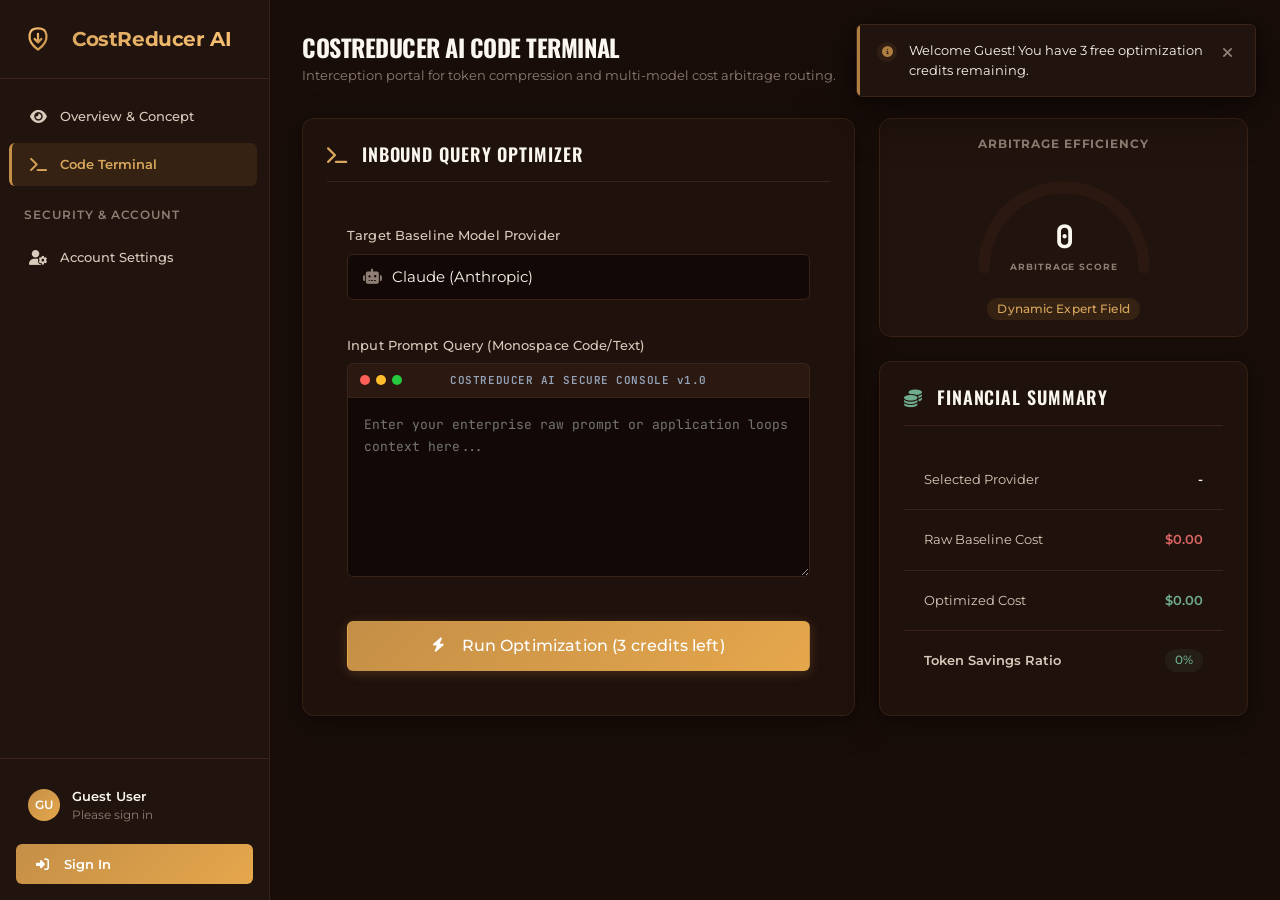
<file: frontend/terminal.html>
<!DOCTYPE html>
<html lang="en" style="background-color: #180d09;">
<head>
    <meta charset="UTF-8">
    <meta name="viewport" content="width=device-width, initial-scale=1.0">
    <meta name="description" content="CostReducer AI Code Terminal - Prompt Semantic Compression and Cost Arbitrage.">
    <title>Code Terminal Console - CostReducer AI</title>
    <link rel="icon" type="image/svg+xml" href="images/favicon.svg">
    <!-- Theme Toggle Flash Prevention -->
    <script>
        (function() {
            const theme = localStorage.getItem('theme') || 'dark';
            if (theme === 'light') {
                document.documentElement.classList.add('light-theme');
                document.documentElement.style.backgroundColor = '#FAF7F2';
            } else {
                document.documentElement.style.backgroundColor = '#180d09';
            }
        })();
    </script>
    
    <!-- CSS Custom Properties & Core Styles -->
    <link rel="stylesheet" href="css/variables.css">
    <link rel="stylesheet" href="css/base.css">
    <link rel="stylesheet" href="css/components.css">
    <link rel="stylesheet" href="css/layout.css">
    <link rel="stylesheet" href="css/responsive.css">
    
    <!-- Font Awesome Icons -->
    <link rel="stylesheet" href="https://cdnjs.cloudflare.com/ajax/libs/font-awesome/6.4.0/css/all.min.css">
    
    <style>
        .terminal-container {
            display: grid;
            grid-template-columns: 1.2fr 0.8fr;
            gap: var(--space-6);
            align-items: stretch;
        }
        
        .code-textarea {
            font-family: var(--font-mono);
            background: var(--bg-input) !important;
            color: var(--text-primary) !important;
            border: 1px solid var(--border) !important;
            border-radius: var(--radius-md);
            padding: var(--space-4);
            font-size: var(--text-sm);
            line-height: var(--leading-relaxed);
            resize: vertical;
            min-height: 150px;
            width: 100%;
            outline: none;
            box-shadow: inset 0 1px 3px rgba(0,0,0,0.1);
        }
        .code-textarea:focus {
            border-color: var(--primary) !important;
            box-shadow: var(--shadow-input-focus);
        }
        
        .vault-card {
            background: var(--bg-tertiary);
            border: 1px dashed var(--border);
            border-radius: var(--radius-md);
            padding: var(--space-4);
            margin-top: var(--space-4);
        }
        
        .vault-header {
            display: flex;
            justify-content: space-between;
            align-items: center;
            cursor: pointer;
            margin-bottom: var(--space-2);
        }
        .vault-title {
            font-size: var(--text-xs);
            font-weight: var(--font-semibold);
            color: var(--text-secondary);
            text-transform: uppercase;
            letter-spacing: 0.05em;
            display: flex;
            align-items: center;
            gap: var(--space-2);
        }
        .vault-body {
            transition: max-height var(--transition-normal);
            overflow: hidden;
        }
        .vault-body.collapsed {
            max-height: 0;
            margin-top: 0;
        }
        .vault-body.expanded {
            max-height: 200px;
            margin-top: var(--space-3);
        }
        
        /* Speedometer Styles */
        .speedometer-wrapper {
            display: flex;
            flex-direction: column;
            align-items: center;
            justify-content: center;
            padding: var(--space-4);
            background: var(--bg-secondary);
            border-radius: var(--radius-lg);
            border: 1px solid var(--border);
            margin-bottom: var(--space-6);
        }
        
        /* Diff columns */
        .prompt-diff-grid {
            display: grid;
            grid-template-columns: 1fr 1fr;
            gap: var(--space-4);
            margin-bottom: var(--space-6);
        }
        .prompt-diff-window {
            background: var(--bg-input);
            border: 1px solid var(--border);
            border-radius: var(--radius-md);
            padding: var(--space-4);
        }
        .diff-header {
            display: flex;
            justify-content: space-between;
            align-items: center;
            padding-bottom: var(--space-2);
            border-bottom: 1px solid var(--border);
            margin-bottom: var(--space-3);
            font-size: var(--text-xs);
            font-family: var(--font-mono);
            color: var(--text-muted);
        }
        .diff-body {
            font-family: var(--font-mono);
            font-size: var(--text-xs);
            line-height: var(--leading-relaxed);
            white-space: pre-wrap;
            min-height: 100px;
            max-height: 220px;
            overflow-y: auto;
        }
        
        /* Results Section Styling */
        #outputTelemetry {
            opacity: 0;
            transform: translateY(15px);
            transition: all var(--transition-slow);
            display: none;
        }
        #outputTelemetry.visible {
            display: block;
            opacity: 1;
            transform: translateY(0);
        }

        /* Pulsing Skeleton Loader */
        .skeleton-loader {
            display: none;
            flex-direction: column;
            gap: var(--space-4);
            padding: var(--space-6);
            background: var(--bg-card);
            border: 1px solid var(--border);
            border-radius: var(--radius-lg);
            margin-bottom: var(--space-6);
        }
        .skeleton-block {
            height: 20px;
            background: linear-gradient(90deg, var(--bg-secondary) 25%, var(--bg-tertiary) 50%, var(--bg-secondary) 75%);
            background-size: 200% 100%;
            animation: loading-pulse 1.5s infinite linear;
            border-radius: var(--radius-sm);
        }
        @keyframes loading-pulse {
            0% { background-position: 200% 0; }
            100% { background-position: -200% 0; }
        }

        /* Strategy Cards Style */
        .strategy-grid {
            display: grid;
            grid-template-columns: repeat(3, 1fr);
            gap: var(--space-4);
            margin-bottom: var(--space-6);
        }
        .strategy-card {
            background: var(--bg-secondary);
            border: 1px solid var(--border);
            border-radius: var(--radius-md);
            padding: var(--space-4);
            display: flex;
            flex-direction: column;
            justify-content: space-between;
            transition: all var(--transition-normal);
        }
        .strategy-card.active-card {
            border-color: var(--primary);
            box-shadow: var(--shadow-glow);
        }
        .strategy-type {
            font-size: var(--text-xs);
            font-weight: var(--font-bold);
            color: var(--primary-light);
            text-transform: uppercase;
            letter-spacing: 0.05em;
            margin-bottom: var(--space-2);
        }
        .strategy-model {
            font-size: var(--text-base);
            font-weight: var(--font-semibold);
            color: var(--text-primary);
            margin-bottom: var(--space-1);
        }
        .strategy-provider {
            font-size: var(--text-xs);
            color: var(--text-muted);
            margin-bottom: var(--space-3);
        }
        .strategy-cost {
            font-size: var(--text-lg);
            font-weight: var(--font-bold);
            color: var(--success-light);
            margin-bottom: var(--space-3);
        }
        .strategy-justification {
            font-size: var(--text-xs);
            color: var(--text-secondary);
            line-height: var(--leading-relaxed);
        }
        
        @media (max-width: 768px) {
            .terminal-container {
                grid-template-columns: 1fr;
            }
            .strategy-grid {
                grid-template-columns: 1fr;
            }
            .prompt-diff-grid {
                grid-template-columns: 1fr;
            }
        }
    </style>
</head>
<body class="bg-primary text-primary">

    <div class="app-layout">
        <!-- Sidebar Navigation Container -->
        <aside id="sidebar" class="sidebar"></aside>

        <!-- Main Content Area -->
        <main class="main-content" style="position: relative;">
            <!-- Header Container -->
            <header id="page-header" class="page-header"></header>


            <!-- Content Wrapper -->
            <div id="main-content-wrapper" style="opacity: 1;">
                <div class="terminal-container">
                
                    <!-- Left Column: Input Form -->
                    <div class="card" style="display: flex; flex-direction: column; height: 100%;">
                        <div class="card-header">
                            <h3 class="card-title"><i class="fas fa-terminal" style="color: var(--primary-light); margin-right: var(--space-2);"></i> Inbound Query Optimizer</h3>
                        </div>
                        <div class="card-body" style="display: flex; flex-direction: column; flex: 1; padding: var(--space-5);">
                            <form id="optimizeForm" novalidate style="display: flex; flex-direction: column; flex: 1; justify-content: space-between;">
                                
                                <div class="form-group">
                                    <label class="form-label" for="providerSelect">Target Baseline Model Provider</label>
                                    <div class="form-input-wrapper">
                                        <i class="fas fa-robot input-icon"></i>
                                        <select id="providerSelect" class="form-input" style="appearance: none; -webkit-appearance: none;">
                                            <option value="CLAUDE">Claude (Anthropic)</option>
                                            <option value="CHATGPT">ChatGPT (OpenAI)</option>
                                            <option value="GEMINI">Gemini (Google)</option>
                                            <option value="MISTRAL">Mistral AI</option>
                                            <option value="DEEPSEEK">DeepSeek</option>
                                            <option value="LLAMA">Llama (Meta)</option>
                                            <option value="COHERE">Cohere</option>
                                            <option value="GROK">Grok (xAI)</option>
                                        </select>
                                    </div>
                                </div>
                                
                                <div class="form-group" style="margin-top: var(--space-4); flex: 1; display: flex; flex-direction: column;">
                                    <label class="form-label" for="promptTextarea">Input Prompt Query (Monospace Code/Text)</label>
                                    
                                    <!-- Premium Terminal Window Header -->
                                    <div style="background: var(--bg-tertiary); border: 1px solid var(--border); border-bottom: none; border-top-left-radius: var(--radius-md); border-top-right-radius: var(--radius-md); padding: 8px 12px; display: flex; align-items: center; justify-content: space-between; font-family: var(--font-mono); font-size: 11px; color: var(--text-muted);">
                                        <div style="display: flex; gap: 6px;">
                                            <span style="width: 10px; height: 10px; border-radius: 50%; background: #ff5f56; display: inline-block;"></span>
                                            <span style="width: 10px; height: 10px; border-radius: 50%; background: #ffbd2e; display: inline-block;"></span>
                                            <span style="width: 10px; height: 10px; border-radius: 50%; background: #27c93f; display: inline-block;"></span>
                                        </div>
                                        <span style="font-weight: 600; letter-spacing: 0.05em; color: #94a3b8;">COSTREDUCER AI SECURE CONSOLE v1.0</span>
                                        <span style="width: 42px;"></span>
                                    </div>
                                    
                                    <textarea id="promptTextarea" class="code-textarea" style="border-top-left-radius: 0 !important; border-top-right-radius: 0 !important; flex: 1; min-height: 180px;" placeholder="Enter your enterprise raw prompt or application loops context here..."></textarea>
                                </div>

                                <button type="submit" class="btn btn-primary btn-lg" style="width: 100%; margin-top: var(--space-6);" id="optimizeBtn">
                                    <i class="fas fa-bolt" style="margin-right: var(--space-2);"></i> Run CostReducer AI Optimization
                                </button>
                            </form>
                        </div>
                    </div>

                    <!-- Right Column: Stats & Speedometer -->
                    <div style="display: flex; flex-direction: column; height: 100%;">
                        <!-- Speedometer Widget -->
                        <div class="speedometer-wrapper">
                            <span style="font-size: var(--text-xs); color: var(--text-muted); font-weight: var(--font-bold); text-transform: uppercase; letter-spacing: 0.08em; margin-bottom: var(--space-3);">Arbitrage Efficiency</span>
                            <svg width="200" height="125" viewBox="0 0 200 120">
                                <!-- Dial Arc -->
                                <path d="M20,100 A80,80 0 0,1 180,100" fill="none" stroke="var(--bg-tertiary)" stroke-width="12" stroke-linecap="round"/>
                                <!-- Progress Arc -->
                                <path id="gaugeProgressArc" d="M20,100 A80,80 0 0,1 180,100" fill="none" stroke="url(#cyanGlow)" stroke-width="12" stroke-linecap="round" stroke-dasharray="251.2" stroke-dashoffset="251.2"/>
                                <!-- Center Text -->
                                <text x="100" y="80" text-anchor="middle" fill="var(--text-primary)" font-size="32" font-weight="bold" id="gaugeScoreText" font-family="'JetBrains Mono', monospace">0</text>
                                <text x="100" y="102" text-anchor="middle" fill="var(--text-muted)" font-size="9" font-weight="bold" letter-spacing="0.1em">ARBITRAGE SCORE</text>
                                <defs>
                                    <linearGradient id="cyanGlow" x1="0%" y1="0%" x2="100%" y2="0%">
                                        <stop offset="0%" stop-color="#0ea5e9"/>
                                        <stop offset="100%" stop-color="#8b5cf6"/>
                                    </linearGradient>
                                </defs>
                            </svg>
                            <div id="dynamicDomainBadge" class="badge badge-primary" style="margin-top: var(--space-2); max-width: 100%; text-overflow: ellipsis; overflow: hidden; white-space: nowrap;">Dynamic Expert Field</div>
                        </div>

                        <!-- Metrics list -->
                        <div class="card" style="margin-bottom: 0; flex: 1; display: flex; flex-direction: column;">
                            <div class="card-header">
                                <h3 class="card-title"><i class="fas fa-coins" style="margin-right: var(--space-2); color: var(--success-light);"></i> Financial Summary</h3>
                            </div>
                            <div class="card-body" style="padding: 0; display: flex; flex-direction: column; justify-content: space-between; flex: 1;">
                                <div style="padding: var(--space-4) var(--space-5); border-bottom: 1px solid var(--border); display: flex; justify-content: space-between; align-items: center; flex: 1;">
                                    <span class="text-secondary" style="font-size: var(--text-sm);">Selected Provider</span>
                                    <span style="font-weight: var(--font-semibold); font-size: var(--text-sm);" id="summarySelectedProvider">-</span>
                                </div>
                                <div style="padding: var(--space-4) var(--space-5); border-bottom: 1px solid var(--border); display: flex; justify-content: space-between; align-items: center; flex: 1;">
                                    <span class="text-secondary" style="font-size: var(--text-sm);">Raw Baseline Cost</span>
                                    <span style="font-weight: var(--font-semibold); font-size: var(--text-sm); color: var(--danger-light);" id="summaryRawCost">$0.00</span>
                                </div>
                                <div style="padding: var(--space-4) var(--space-5); border-bottom: 1px solid var(--border); display: flex; justify-content: space-between; align-items: center; flex: 1;">
                                    <span class="text-secondary" style="font-size: var(--text-sm);">Optimized Cost</span>
                                    <span style="font-weight: var(--font-semibold); font-size: var(--text-sm); color: var(--success-light);" id="summaryOptimizedCost">$0.00</span>
                                </div>
                                <div style="padding: var(--space-4) var(--space-5); display: flex; justify-content: space-between; align-items: center; flex: 1;">
                                    <span class="text-secondary" style="font-size: var(--text-sm); font-weight: var(--font-semibold);">Token Savings Ratio</span>
                                    <span class="badge badge-success" id="summarySavingsPercent">0%</span>
                                </div>
                            </div>
                        </div>
                    </div>
                </div>

                <!-- Bottom Row: Results (Full Width) -->
                <div style="margin-top: var(--space-6);">
                    <!-- Pulsing Skeleton Loader -->
                    <div class="skeleton-loader" id="skeletonLoader">
                        <div class="skeleton-block" style="width: 40%; height: 24px;"></div>
                        <div class="skeleton-block" style="width: 90%; height: 60px;"></div>
                        <div class="skeleton-block" style="width: 70%; height: 16px;"></div>
                        <div class="skeleton-block" style="width: 80%; height: 20px;"></div>
                    </div>

                    <!-- Dynamic Output Telemetry -->
                    <div id="outputTelemetry">
                        
                        <!-- Side-by-side prompt Diff -->
                        <div class="prompt-diff-grid">
                            <div class="prompt-diff-window">
                                <div class="diff-header">
                                    <span>ORIGINAL RAW PROMPT</span>
                                    <span class="badge badge-primary" id="rawTokensCount">0 tokens</span>
                                </div>
                                <div class="diff-body" id="rawPromptText"></div>
                            </div>
                            <div class="prompt-diff-window" style="border-color: var(--success-hover);">
                                <div class="diff-header" style="color: var(--success-light);">
                                    <span>OPTIMIZED COMPRESSED PROMPT</span>
                                    <span class="badge badge-success" id="optimizedTokensCount">0 tokens</span>
                                </div>
                                <div class="diff-body" id="optimizedPromptText" style="color: var(--success-light);"></div>
                            </div>
                        </div>

                        <!-- Routing Strategy Recommendation Cards -->
                        <h3 class="quick-actions-title" style="margin-bottom: var(--space-3);">Allocated Strategy Options</h3>
                        <div class="strategy-grid">
                            <!-- Budget Savior -->
                            <div class="strategy-card" id="budgetSaviorCard">
                                <div>
                                    <div class="strategy-type">
                                        <svg width="12" height="12" viewBox="0 0 24 24" fill="currentColor" style="color: #38bdf8; display: inline-block; vertical-align: middle; margin-right: 4px;"><path d="M12 2c0 5.523 4.477 10 10 10-5.523 0-10 4.477-10 10 0-5.523-4.477-10-10-10 5.523 0 10-4.477 10-10z"/></svg>
                                        <span>Budget Savior</span>
                                    </div>
                                    <div class="strategy-model" id="budgetModel">gemini-1.5-flash</div>
                                    <div class="strategy-provider" id="budgetProvider">Provider: GEMINI</div>
                                </div>
                                <div>
                                    <div class="strategy-cost" id="budgetCost">$0.0000042</div>
                                    <div class="strategy-justification" id="budgetJustification">Lowest latency cost.</div>
                                </div>
                            </div>

                            <!-- Smart Balanced -->
                            <div class="strategy-card active-card" id="smartBalancedCard">
                                <div>
                                    <div class="strategy-type" style="color: var(--secondary-light);">
                                        <svg width="12" height="12" viewBox="0 0 24 24" fill="currentColor" style="color: #0ea5e9; display: inline-block; vertical-align: middle; margin-right: 4px;"><path d="M12 2L2 7v6c0 5.52 4.48 10 10 10s10-4.48 10-10V7L12 2zm0 18c-4.41 0-8-3.59-8-8s3.59-8 8-8 8 3.59 8 8-3.59 8-8 8z"/></svg>
                                        <span>Smart Balanced</span>
                                    </div>
                                    <div class="strategy-model" id="balancedModel">deepseek-chat</div>
                                    <div class="strategy-provider" id="balancedProvider">Provider: DEEPSEEK</div>
                                </div>
                                <div>
                                    <div class="strategy-cost" id="balancedCost" style="color: var(--secondary-light);">$0.0000088</div>
                                    <div class="strategy-justification" id="balancedJustification">Optimal task expert fit.</div>
                                </div>
                            </div>

                            <!-- Task Powerhouse -->
                            <div class="strategy-card" id="taskPowerhouseCard">
                                <div>
                                    <div class="strategy-type" style="color: var(--accent-light);">
                                        <svg width="12" height="12" viewBox="0 0 24 24" fill="currentColor" style="color: #d97706; display: inline-block; vertical-align: middle; margin-right: 4px;"><path d="M12 2C6.48 2 2 6.48 2 12s4.48 10 10 10 10-4.48 10-10S17.52 2 12 2zm1 14h-2v-2h2v2zm0-4h-2V7h2v5z"/></svg>
                                        <span>Task Powerhouse</span>
                                    </div>
                                    <div class="strategy-model" id="powerhouseModel">claude-3-5-sonnet</div>
                                    <div class="strategy-provider" id="powerhouseProvider">Provider: CLAUDE</div>
                                </div>
                                <div>
                                    <div class="strategy-cost" id="powerhouseCost" style="color: var(--accent-light);">$0.0002130</div>
                                    <div class="strategy-justification" id="powerhouseJustification">Elite reasoning strength.</div>
                                </div>
                            </div>
                        </div>
                        
                        <!-- Comprehensive Model Cost Comparison Chart -->
                        <div class="card" style="margin-top: var(--space-6); background: var(--bg-secondary); border: 1px solid var(--border);">
                            <div class="card-header" style="border-bottom: 1px solid var(--border);">
                                <h3 class="card-title" style="font-size: var(--text-md); font-weight: var(--font-bold);"><i class="fas fa-chart-simple" style="margin-right: var(--space-2); color: var(--primary-light);"></i> Comprehensive Model Cost Comparison</h3>
                            </div>
                            <div class="card-body" style="padding: var(--space-5);">
                                <div style="background: var(--primary-glow); border-left: 3px solid var(--primary); padding: var(--space-3) var(--space-4); border-radius: var(--radius-sm); font-size: var(--text-xs); color: var(--text-primary); margin-bottom: var(--space-5); font-weight: var(--font-medium); line-height: 1.45; display: flex; align-items: center; gap: var(--space-3);">
                                    <i class="fas fa-info-circle" style="color: var(--primary-light); font-size: 14px; flex-shrink: 0;"></i>
                                    <span>Compare calculated transaction costs (Original vs. Optimized prompt tokens) across all supported frontier models.</span>
                                </div>
                                
                                <div id="modelCostComparisonBars" style="display: flex; flex-direction: column; gap: var(--space-4);">
                                    <!-- Bars will be dynamically injected here by terminal.js -->
                                </div>
                            </div>
                        </div>
                    </div>

        </div>

        </main>
    </div>

    <!-- Scripts -->
    <script src="js/config.js"></script>
    <script src="js/api.js"></script>
    <script src="js/guard.js"></script>
    <script src="js/components.js"></script>
    <script src="js/terminal.js"></script>
</body>
</html>
</file>
<file: frontend/css/variables.css>
/* =============================================
   ROUTEMASTER DESIGN SYSTEM — CSS Custom Properties
   ============================================= */

:root {
    /* ── Primary Colors ── */
    --primary: #c48f47;
    --primary-hover: #ac7b39;
    --primary-light: #d9a75d;
    --primary-glow: rgba(196, 143, 71, 0.12);
    --primary-glow-strong: rgba(196, 143, 71, 0.28);

    /* ── Secondary & Accent ── */
    --secondary: #96682b;
    --secondary-hover: #805621;
    --secondary-light: #ae7f41;
    --accent: #e6a74c;
    --accent-hover: #cd9139;
    --accent-light: #fbc173;

    /* ── Semantic Colors ── */
    --success: #5a8f76;
    --success-hover: #48725e;
    --success-light: #70ac8f;
    --success-bg: rgba(90, 143, 118, 0.1);
    --warning: #d98a3b;
    --warning-hover: #c4762c;
    --warning-light: #ea9f54;
    --warning-bg: rgba(217, 138, 59, 0.1);
    --danger: #c94b4b;
    --danger-hover: #ac3d3d;
    --danger-light: #db6565;
    --danger-bg: rgba(201, 75, 75, 0.1);
    --info: #ae7f41;
    --info-bg: rgba(174, 127, 65, 0.1);

    /* ── Background Colors ── */
    --bg-primary: #180d09;    /* Rich Deep Chocolate Brown */
    --bg-secondary: #21130d;  /* Soft Warm Cocoa Brown */
    --bg-tertiary: #2b1911;   /* Standout alert/box brown */
    --bg-card: rgba(33, 19, 13, 0.85);
    --bg-card-hover: rgba(43, 25, 17, 0.98);
    --bg-card-solid: #21130d;
    --bg-input: #120906;
    --bg-input-focus: #180d09;
    --bg-overlay: rgba(15, 8, 5, 0.85);
    --bg-glass: rgba(24, 13, 9, 0.75);

    /* ── Text Colors ── */
    --text-primary: #faf6f0;    /* Luxurious linen off-white */
    --text-secondary: #d7cbbb;  /* Warm sand */
    --text-muted: #8e7e73;      /* Muted warm taupe */
    --text-inverse: #180d09;    /* Dark chocolate contrast */
    --text-link: #d9a75d;
    --text-link-hover: #fbc173;

    /* ── Border Colors ── */
    --border: #3a2318;          /* Warm bronze thin border */
    --border-hover: #4f3122;
    --border-focus: #c48f47;
    --border-light: rgba(58, 35, 24, 0.4);

    /* ── Typography ── */
    --font-sans: 'Montserrat', 'Inter', -apple-system, BlinkMacSystemFont, 'Segoe UI', Roboto, sans-serif;
    --font-display: 'Oswald', sans-serif;
    --font-mono: 'JetBrains Mono', 'Fira Code', 'Cascadia Code', monospace;

    --text-xs: 0.75rem;
    --text-sm: 0.8125rem;
    --text-base: 0.9375rem;
    --text-md: 1rem;
    --text-lg: 1.125rem;
    --text-xl: 1.25rem;
    --text-2xl: 1.5rem;
    --text-3xl: 1.875rem;
    --text-4xl: 2.25rem;

    --font-light: 300;
    --font-regular: 400;
    --font-medium: 500;
    --font-semibold: 600;
    --font-bold: 700;

    --leading-tight: 1.25;
    --leading-normal: 1.5;
    --leading-relaxed: 1.75;

    /* ── Spacing Scale ── */
    --space-1: 4px;
    --space-2: 8px;
    --space-3: 12px;
    --space-4: 16px;
    --space-5: 20px;
    --space-6: 24px;
    --space-7: 28px;
    --space-8: 32px;
    --space-10: 40px;
    --space-12: 48px;
    --space-16: 64px;

    /* ── Border Radius ── */
    --radius-sm: 4px;           /* Sharp/clean professional borders */
    --radius-md: 6px;
    --radius-lg: 12px;
    --radius-xl: 18px;
    --radius-full: 9999px;

    /* ── Shadows ── */
    --shadow-sm: 0 1px 3px rgba(0, 0, 0, 0.4);
    --shadow-card: 0 8px 32px rgba(0, 0, 0, 0.35), 0 1px 6px rgba(0, 0, 0, 0.2);
    --shadow-glow: 0 0 20px rgba(196, 143, 71, 0.2), 0 0 40px rgba(196, 143, 71, 0.08);
    --shadow-glow-strong: 0 0 30px rgba(196, 143, 71, 0.3), 0 0 60px rgba(196, 143, 71, 0.15);
    --shadow-elevated: 0 12px 48px rgba(0, 0, 0, 0.5), 0 2px 12px rgba(0, 0, 0, 0.35);
    --shadow-modal: 0 24px 80px rgba(0, 0, 0, 0.65), 0 4px 20px rgba(0, 0, 0, 0.45);
    --shadow-input-focus: 0 0 0 3px rgba(196, 143, 71, 0.25), 0 0 16px rgba(196, 143, 71, 0.12);
    --shadow-success-glow: 0 0 20px rgba(90, 143, 118, 0.25);
    --shadow-danger-glow: 0 0 20px rgba(201, 75, 75, 0.25);

    /* ── Transitions ── */
    --transition-fast: 0.15s ease;
    --transition-normal: 0.25s ease;
    --transition-slow: 0.4s ease;
    --transition-bounce: 0.4s cubic-bezier(0.34, 1.56, 0.64, 1);

    /* ── Z-Index Scale ── */
    --z-sidebar: 100;
    --z-header: 200;
    --z-modal-overlay: 500;
    --z-modal: 510;
    --z-toast: 1000;
    --z-tooltip: 900;

    /* ── Sidebar ── */
    --sidebar-width: 270px;
    --sidebar-collapsed-width: 76px;

    /* ── Glassmorphism ── */
    --glass-bg: rgba(33, 19, 13, 0.65);
    --glass-border: rgba(196, 143, 71, 0.12);
    --glass-blur: blur(16px);
    --glass-blur-heavy: blur(24px);
}

html.light-theme {
    /* ── Light Primary & Glow Overrides ── */
    --primary-light: #b97f37;      /* Warm Gold/Bronze */
    --primary-hover: #a26b2d;
    --primary-glow: rgba(185, 127, 55, 0.08);
    --primary-glow-strong: rgba(185, 127, 55, 0.18);
    --secondary-light: #805621;    /* Cocoa Brown */
    --accent-light: #d69e4e;       /* Amber Gold */

    /* ── Light Semantic Overrides ── */
    --success-light: #48725e;      /* Olive Green */
    --success-bg: rgba(72, 114, 94, 0.08);
    --warning-light: #c4762c;      /* Ochre Orange */
    --warning-bg: rgba(196, 118, 44, 0.08);
    --danger-light: #ac3d3d;       /* Crimson Red */
    --danger-bg: rgba(172, 61, 61, 0.08);
    --info-bg: rgba(162, 107, 45, 0.08);

    /* ── Light Background Colors ── */
    --bg-primary: #FAF7F2;        /* Warm Linen Cream */
    --bg-secondary: #F5EFE4;      /* Soft Custard Cream */
    --bg-tertiary: #EBE2D5;       /* Warm Clay Beige */
    --bg-card: rgba(255, 255, 255, 0.88);
    --bg-card-hover: rgba(255, 255, 255, 0.98);
    --bg-card-solid: #ffffff;
    --bg-input: #FAF7F2;
    --bg-input-focus: #ffffff;
    --bg-overlay: rgba(43, 25, 17, 0.4);
    --bg-glass: rgba(250, 247, 242, 0.8);

    /* ── Light Text Colors ── */
    --text-primary: #2B1911;      /* Deep Chocolate Brown */
    --text-secondary: #513C33;    /* Cocoa Text */
    --text-muted: #8E7E73;        /* Taupe Muted Text */
    --text-inverse: #FAF6F0;      /* Cream Text */
    --text-link: #b97f37;
    --text-link-hover: #a26b2d;

    /* ── Light Border Colors ── */
    --border: #E6DFD5;            /* Soft Cream-Grey Border */
    --border-hover: #D3C6B5;
    --border-focus: #c48f47;
    --border-light: rgba(230, 223, 213, 0.6);

    /* ── Glassmorphism ── */
    --glass-bg: rgba(250, 247, 242, 0.55);
    --glass-border: rgba(43, 25, 17, 0.06);
}
</file>
<file: frontend/css/base.css>
/* =============================================
   ROUTEMASTER — Base Styles & Reset
   ============================================= */

/* ── Google Fonts ── */
@import url('https://fonts.googleapis.com/css2?family=Montserrat:wght@300;400;500;600;700&family=Oswald:wght@400;500;600;700&family=JetBrains+Mono:wght@400;500;600&display=swap');

/* ── Reset ── */
*,
*::before,
*::after {
    box-sizing: border-box;
    margin: 0;
    padding: 0;
}

html {
    font-size: 16px;
    -webkit-font-smoothing: antialiased;
    -moz-osx-font-smoothing: grayscale;
    text-rendering: optimizeLegibility;
    scroll-behavior: smooth;
}

body {
    font-family: var(--font-sans);
    font-size: var(--text-base);
    font-weight: var(--font-regular);
    line-height: var(--leading-normal);
    color: var(--text-primary);
    background-color: var(--bg-primary);
    min-height: 100vh;
    overflow-x: hidden;
}

/* ── Scrollbar ── */
::-webkit-scrollbar {
    width: 6px;
    height: 6px;
}

::-webkit-scrollbar-track {
    background: var(--bg-primary);
}

::-webkit-scrollbar-thumb {
    background: var(--border);
    border-radius: var(--radius-full);
}

::-webkit-scrollbar-thumb:hover {
    background: var(--border-hover);
}

* {
    scrollbar-width: thin;
    scrollbar-color: var(--border) var(--bg-primary);
}

/* ── Selection ── */
::selection {
    background: var(--primary);
    color: #fff;
}

::-moz-selection {
    background: var(--primary);
    color: #fff;
}

/* ── Typography ── */
h1, h2, h3, h4, h5, h6 {
    font-family: var(--font-display);
    font-weight: var(--font-bold);
    text-transform: uppercase;
    line-height: var(--leading-tight);
    color: var(--text-primary);
    letter-spacing: 0.05em;
}

h1 {
    font-size: var(--text-4xl);
    letter-spacing: 0.04em;
}

h2 {
    font-size: var(--text-3xl);
    font-weight: var(--font-bold);
    letter-spacing: -0.02em;
}

h3 {
    font-size: var(--text-2xl);
}

h4 {
    font-size: var(--text-xl);
}

h5 {
    font-size: var(--text-lg);
}

h6 {
    font-size: var(--text-md);
}

p {
    color: var(--text-secondary);
    line-height: var(--leading-relaxed);
    margin-bottom: var(--space-4);
}

p:last-child {
    margin-bottom: 0;
}

small {
    font-size: var(--text-sm);
    color: var(--text-muted);
}

strong {
    font-weight: var(--font-semibold);
    color: var(--text-primary);
}

a {
    color: var(--text-link);
    text-decoration: none;
    transition: color var(--transition-fast);
}

a:hover {
    color: var(--text-link-hover);
}

code, pre {
    font-family: var(--font-mono);
}

code {
    font-size: var(--text-sm);
    color: var(--primary-light);
    background: var(--primary-glow);
    padding: 2px 6px;
    border-radius: var(--radius-sm);
}

pre {
    background: var(--bg-primary);
    border: 1px solid var(--border);
    border-radius: var(--radius-md);
    padding: var(--space-4);
    overflow-x: auto;
    font-size: var(--text-sm);
}

ul, ol {
    list-style: none;
}

img {
    max-width: 100%;
    height: auto;
    display: block;
}

button {
    font-family: inherit;
    cursor: pointer;
    border: none;
    outline: none;
    background: none;
}

input, textarea, select {
    font-family: inherit;
    font-size: inherit;
    outline: none;
    border: none;
}

hr {
    border: none;
    border-top: 1px solid var(--border);
    margin: var(--space-6) 0;
}

/* ── Utility Classes ── */

/* Text */
.text-center { text-align: center; }
.text-left { text-align: left; }
.text-right { text-align: right; }
.text-primary-color { color: var(--primary); }
.text-secondary { color: var(--text-secondary); }
.text-muted { color: var(--text-muted); }
.text-success { color: var(--success); }
.text-warning { color: var(--warning); }
.text-danger { color: var(--danger); }
.text-sm { font-size: var(--text-sm); }
.text-xs { font-size: var(--text-xs); }
.text-lg { font-size: var(--text-lg); }
.text-mono { font-family: var(--font-mono); }
.font-medium { font-weight: var(--font-medium); }
.font-semibold { font-weight: var(--font-semibold); }
.font-bold { font-weight: var(--font-bold); }
.truncate {
    overflow: hidden;
    text-overflow: ellipsis;
    white-space: nowrap;
}

/* Spacing */
.mt-1 { margin-top: var(--space-2); }
.mt-2 { margin-top: var(--space-4); }
.mt-3 { margin-top: var(--space-6); }
.mt-4 { margin-top: var(--space-8); }
.mb-1 { margin-bottom: var(--space-2); }
.mb-2 { margin-bottom: var(--space-4); }
.mb-3 { margin-bottom: var(--space-6); }
.mb-4 { margin-bottom: var(--space-8); }
.ml-1 { margin-left: var(--space-2); }
.ml-2 { margin-left: var(--space-4); }
.mr-1 { margin-right: var(--space-2); }
.mr-2 { margin-right: var(--space-4); }
.p-1 { padding: var(--space-2); }
.p-2 { padding: var(--space-4); }
.p-3 { padding: var(--space-6); }
.p-4 { padding: var(--space-8); }
.px-2 { padding-left: var(--space-4); padding-right: var(--space-4); }
.py-2 { padding-top: var(--space-4); padding-bottom: var(--space-4); }
.gap-1 { gap: var(--space-2); }
.gap-2 { gap: var(--space-4); }
.gap-3 { gap: var(--space-6); }
.gap-4 { gap: var(--space-8); }

/* Flexbox */
.flex { display: flex; }
.flex-col { flex-direction: column; }
.flex-row { flex-direction: row; }
.flex-wrap { flex-wrap: wrap; }
.items-center { align-items: center; }
.items-start { align-items: flex-start; }
.items-end { align-items: flex-end; }
.justify-center { justify-content: center; }
.justify-between { justify-content: space-between; }
.justify-end { justify-content: flex-end; }
.flex-1 { flex: 1; }
.flex-shrink-0 { flex-shrink: 0; }

/* Grid */
.grid { display: grid; }
.grid-2 { grid-template-columns: repeat(2, 1fr); }
.grid-3 { grid-template-columns: repeat(3, 1fr); }
.grid-4 { grid-template-columns: repeat(4, 1fr); }

/* Display */
.block { display: block; }
.inline { display: inline; }
.inline-block { display: inline-block; }
.hidden { display: none; }
.visible { visibility: visible; }
.invisible { visibility: hidden; }

/* Width/Height */
.w-full { width: 100%; }
.h-full { height: 100%; }
.min-h-screen { min-height: 100vh; }

/* Position */
.relative { position: relative; }
.absolute { position: absolute; }
.fixed { position: fixed; }
.sticky { position: sticky; }

/* Overflow */
.overflow-hidden { overflow: hidden; }
.overflow-auto { overflow: auto; }
.overflow-y-auto { overflow-y: auto; }

/* Border */
.border { border: 1px solid var(--border); }
.border-b { border-bottom: 1px solid var(--border); }
.rounded-sm { border-radius: var(--radius-sm); }
.rounded-md { border-radius: var(--radius-md); }
.rounded-lg { border-radius: var(--radius-lg); }
.rounded-full { border-radius: var(--radius-full); }

/* Cursor */
.cursor-pointer { cursor: pointer; }

/* Transitions */
.transition { transition: all var(--transition-normal); }

/* Animation base */
@keyframes fadeIn {
    from { opacity: 0; }
    to { opacity: 1; }
}

@keyframes fadeInUp {
    from {
        opacity: 0;
        transform: translateY(16px);
    }
    to {
        opacity: 1;
        transform: translateY(0);
    }
}

@keyframes fadeInDown {
    from {
        opacity: 0;
        transform: translateY(-16px);
    }
    to {
        opacity: 1;
        transform: translateY(0);
    }
}

@keyframes slideInRight {
    from {
        opacity: 0;
        transform: translateX(24px);
    }
    to {
        opacity: 1;
        transform: translateX(0);
    }
}

@keyframes scaleIn {
    from {
        opacity: 0;
        transform: scale(0.95);
    }
    to {
        opacity: 1;
        transform: scale(1);
    }
}

@keyframes pulse {
    0%, 100% { opacity: 1; }
    50% { opacity: 0.5; }
}

@keyframes shimmer {
    0% { background-position: -200% 0; }
    100% { background-position: 200% 0; }
}

.animate-fade-in { animation: fadeIn 0.4s ease forwards; }
.animate-fade-in-up { animation: fadeInUp 0.4s ease forwards; }
.animate-fade-in-down { animation: fadeInDown 0.4s ease forwards; }
.animate-slide-in-right { animation: slideInRight 0.4s ease forwards; }
.animate-scale-in { animation: scaleIn 0.3s ease forwards; }

/* Stagger delays */
.delay-1 { animation-delay: 0.05s; }
.delay-2 { animation-delay: 0.1s; }
.delay-3 { animation-delay: 0.15s; }
.delay-4 { animation-delay: 0.2s; }
.delay-5 { animation-delay: 0.25s; }
</file>
<file: frontend/css/components.css>
/* =============================================
   ROUTEMASTER — Reusable Components
   ============================================= */

/* ── Buttons ── */
.btn {
    display: inline-flex;
    align-items: center;
    justify-content: center;
    gap: var(--space-2);
    padding: var(--space-3) var(--space-6);
    font-size: var(--text-sm);
    font-weight: var(--font-medium);
    line-height: 1;
    border: 1px solid transparent;
    border-radius: var(--radius-md);
    cursor: pointer;
    transition: all var(--transition-normal);
    white-space: nowrap;
    user-select: none;
    position: relative;
    overflow: hidden;
    text-decoration: none;
    letter-spacing: 0.01em;
    min-height: 42px;
}

.btn:active {
    transform: scale(0.97);
}

.btn:disabled {
    opacity: 0.5;
    cursor: not-allowed;
    transform: none;
}

.btn i {
    font-size: 0.9em;
}

.btn-primary {
    background: linear-gradient(135deg, var(--primary), var(--accent));
    color: #fff;
    box-shadow: 0 2px 12px rgba(196, 143, 71, 0.25);
}

.btn-primary:hover:not(:disabled) {
    box-shadow: 0 4px 20px rgba(196, 143, 71, 0.4);
    transform: translateY(-1px);
}

.btn-primary:active:not(:disabled) {
    transform: translateY(0) scale(0.97);
}

.btn-secondary {
    background: var(--bg-secondary);
    color: var(--text-primary);
    border-color: var(--border);
}

.btn-secondary:hover:not(:disabled) {
    background: var(--bg-tertiary);
    border-color: var(--border-hover);
    transform: translateY(-1px);
}

.btn-danger {
    background: var(--danger);
    color: #fff;
    box-shadow: 0 2px 12px rgba(239, 68, 68, 0.2);
}

.btn-danger:hover:not(:disabled) {
    background: var(--danger-hover);
    box-shadow: 0 4px 20px rgba(239, 68, 68, 0.35);
    transform: translateY(-1px);
}

.btn-success {
    background: var(--success);
    color: #fff;
    box-shadow: 0 2px 12px rgba(16, 185, 129, 0.2);
}

.btn-success:hover:not(:disabled) {
    background: var(--success-hover);
    box-shadow: 0 4px 20px rgba(16, 185, 129, 0.35);
    transform: translateY(-1px);
}

.btn-ghost {
    background: transparent;
    color: var(--text-secondary);
    border-color: transparent;
}

.btn-ghost:hover:not(:disabled) {
    background: var(--primary-glow);
    color: var(--primary-light);
}

.btn-outline {
    background: transparent;
    color: var(--primary-light);
    border-color: var(--primary);
}

.btn-outline:hover:not(:disabled) {
    background: var(--primary-glow);
    box-shadow: var(--shadow-glow);
}

.btn-sm {
    padding: var(--space-2) var(--space-4);
    font-size: var(--text-xs);
    min-height: 34px;
    border-radius: var(--radius-sm);
}

.btn-lg {
    padding: var(--space-4) var(--space-8);
    font-size: var(--text-md);
    min-height: 50px;
    border-radius: var(--radius-md);
}

.btn-icon {
    width: 38px;
    height: 38px;
    padding: 0;
    border-radius: var(--radius-md);
    font-size: var(--text-base);
}

.btn-icon.btn-sm {
    width: 32px;
    height: 32px;
    min-height: 32px;
}

/* ── Cards ── */
.card {
    background: var(--bg-card);
    backdrop-filter: var(--glass-blur);
    -webkit-backdrop-filter: var(--glass-blur);
    border: 1px solid var(--glass-border);
    border-radius: var(--radius-lg);
    padding: var(--space-6);
    box-shadow: var(--shadow-card);
    transition: all var(--transition-normal);
}

.card:hover {
    background: var(--bg-card-hover);
}

.card-header {
    display: flex;
    align-items: center;
    justify-content: space-between;
    margin-bottom: var(--space-6);
    padding-bottom: var(--space-4);
    border-bottom: 1px solid var(--border);
}

.card-header h3,
.card-header h4 {
    margin: 0;
}

.card-title {
    font-size: var(--text-lg);
    font-weight: var(--font-semibold);
    color: var(--text-primary);
}

.card-body {
    flex: 1;
}

/* ── Forms ── */
.form-group {
    margin-bottom: var(--space-5);
}

.form-label {
    display: block;
    font-size: var(--text-sm);
    font-weight: var(--font-medium);
    color: var(--text-secondary);
    margin-bottom: var(--space-2);
    letter-spacing: 0.01em;
}

.form-input-wrapper {
    position: relative;
    display: flex;
    align-items: center;
}

.form-input-wrapper .input-icon {
    position: absolute;
    left: var(--space-4);
    color: var(--text-muted);
    font-size: var(--text-base);
    pointer-events: none;
    transition: color var(--transition-fast);
    z-index: 1;
}

.form-input-wrapper .form-input {
    padding-left: 44px;
}

.form-input {
    width: 100%;
    padding: var(--space-3) var(--space-4);
    background: var(--bg-input);
    border: 1px solid var(--border);
    border-radius: var(--radius-md);
    color: var(--text-primary);
    font-size: var(--text-base);
    transition: all var(--transition-normal);
    min-height: 46px;
}

.form-input::placeholder {
    color: var(--text-muted);
}

.form-input:hover {
    border-color: var(--border-hover);
}

.form-input:focus {
    border-color: var(--border-focus);
    background: var(--bg-input-focus);
    box-shadow: var(--shadow-input-focus);
}

.form-input:focus + .input-icon,
.form-input-wrapper:focus-within .input-icon {
    color: var(--primary-light);
}

.form-input.error {
    border-color: var(--danger);
    box-shadow: 0 0 0 3px rgba(239, 68, 68, 0.15);
}

.form-error {
    font-size: var(--text-xs);
    color: var(--danger-light);
    margin-top: var(--space-1);
    display: flex;
    align-items: center;
    gap: var(--space-1);
}

.form-hint {
    font-size: var(--text-xs);
    color: var(--text-muted);
    margin-top: var(--space-1);
}

textarea.form-input {
    resize: vertical;
    min-height: 100px;
}

/* ── Tables ── */
.table-wrapper {
    overflow-x: auto;
    border-radius: var(--radius-md);
}

.table {
    width: 100%;
    border-collapse: collapse;
    font-size: var(--text-sm);
}

.table th {
    padding: var(--space-3) var(--space-4);
    text-align: left;
    font-weight: var(--font-semibold);
    color: var(--text-secondary);
    font-size: var(--text-xs);
    text-transform: uppercase;
    letter-spacing: 0.05em;
    border-bottom: 1px solid var(--border);
    background: var(--bg-tertiary);
    white-space: nowrap;
}

.table td {
    padding: var(--space-3) var(--space-4);
    color: var(--text-primary);
    border-bottom: 1px solid var(--border-light);
    vertical-align: middle;
}

.table tbody tr {
    transition: background var(--transition-fast);
}

.table tbody tr:hover {
    background: rgba(196, 143, 71, 0.04);
}

.table tbody tr:last-child td {
    border-bottom: none;
}

.table-actions {
    display: flex;
    align-items: center;
    gap: var(--space-2);
}

/* ── Badges ── */
.badge {
    display: inline-flex;
    align-items: center;
    gap: var(--space-1);
    padding: 3px 10px;
    font-size: var(--text-xs);
    font-weight: var(--font-medium);
    border-radius: var(--radius-full);
    line-height: 1.4;
    letter-spacing: 0.01em;
}

.badge-primary {
    background: var(--primary-glow);
    color: var(--primary-light);
}

.badge-success {
    background: var(--success-bg);
    color: var(--success-light);
}

.badge-warning {
    background: var(--warning-bg);
    color: var(--warning-light);
}

.badge-danger {
    background: var(--danger-bg);
    color: var(--danger-light);
}

.badge-info {
    background: var(--info-bg);
    color: var(--secondary-light);
}

.badge-dot::before {
    content: '';
    width: 6px;
    height: 6px;
    border-radius: 50%;
    background: currentColor;
}

/* ── Stat Cards ── */
.stat-card {
    background: var(--bg-card);
    backdrop-filter: var(--glass-blur);
    -webkit-backdrop-filter: var(--glass-blur);
    border: 1px solid var(--glass-border);
    border-radius: var(--radius-lg);
    padding: var(--space-6);
    box-shadow: var(--shadow-card);
    display: flex;
    align-items: flex-start;
    gap: var(--space-4);
    transition: all var(--transition-normal);
    position: relative;
    overflow: hidden;
}

.stat-card::before {
    content: '';
    position: absolute;
    top: 0;
    left: 0;
    right: 0;
    height: 2px;
    background: linear-gradient(90deg, var(--primary), var(--accent));
    opacity: 0;
    transition: opacity var(--transition-normal);
}

.stat-card:hover {
    background: var(--bg-card-hover);
    transform: translateY(-2px);
    box-shadow: var(--shadow-elevated);
}

.stat-card:hover::before {
    opacity: 1;
}

.stat-icon {
    width: 48px;
    height: 48px;
    border-radius: var(--radius-md);
    display: flex;
    align-items: center;
    justify-content: center;
    font-size: var(--text-xl);
    flex-shrink: 0;
}

.stat-icon.primary {
    background: var(--primary-glow);
    color: var(--primary-light);
}

.stat-icon.success {
    background: var(--success-bg);
    color: var(--success-light);
}

.stat-icon.warning {
    background: var(--warning-bg);
    color: var(--warning-light);
}

.stat-icon.info {
    background: var(--info-bg);
    color: var(--secondary-light);
}

.stat-content {
    flex: 1;
    min-width: 0;
}

.stat-value {
    font-size: var(--text-3xl);
    font-weight: var(--font-bold);
    color: var(--text-primary);
    line-height: 1;
    margin-bottom: var(--space-1);
    letter-spacing: -0.02em;
}

.stat-label {
    font-size: var(--text-sm);
    color: var(--text-muted);
    font-weight: var(--font-medium);
}

/* ── Toast Notifications ── */
.toast-container {
    position: fixed;
    top: var(--space-6);
    right: var(--space-6);
    z-index: var(--z-toast);
    display: flex;
    flex-direction: column;
    gap: var(--space-3);
    max-width: 400px;
    pointer-events: none;
}

.toast {
    display: flex;
    align-items: flex-start;
    gap: var(--space-3);
    padding: var(--space-4) var(--space-5);
    background: var(--bg-card-solid);
    border: 1px solid var(--border);
    border-radius: var(--radius-md);
    box-shadow: var(--shadow-elevated);
    color: var(--text-primary);
    font-size: var(--text-sm);
    pointer-events: auto;
    animation: toastSlideIn 0.4s cubic-bezier(0.34, 1.56, 0.64, 1) forwards;
    backdrop-filter: var(--glass-blur);
    -webkit-backdrop-filter: var(--glass-blur);
    position: relative;
    overflow: hidden;
}

.toast::before {
    content: '';
    position: absolute;
    left: 0;
    top: 0;
    bottom: 0;
    width: 3px;
}

.toast-success::before { background: var(--success); }
.toast-error::before { background: var(--danger); }
.toast-info::before { background: var(--info); }
.toast-warning::before { background: var(--warning); }

.toast-icon {
    width: 20px;
    height: 20px;
    border-radius: 50%;
    display: flex;
    align-items: center;
    justify-content: center;
    font-size: 11px;
    flex-shrink: 0;
    margin-top: 1px;
}

.toast-success .toast-icon {
    background: var(--success-bg);
    color: var(--success);
}

.toast-error .toast-icon {
    background: var(--danger-bg);
    color: var(--danger);
}

.toast-info .toast-icon {
    background: var(--info-bg);
    color: var(--info);
}

.toast-warning .toast-icon {
    background: var(--warning-bg);
    color: var(--warning);
}

.toast-body {
    flex: 1;
    line-height: var(--leading-normal);
}

.toast-close {
    color: var(--text-muted);
    cursor: pointer;
    padding: 2px;
    font-size: 14px;
    transition: color var(--transition-fast);
    flex-shrink: 0;
}

.toast-close:hover {
    color: var(--text-primary);
}

.toast.removing {
    animation: toastSlideOut 0.3s ease forwards;
}

@keyframes toastSlideIn {
    from {
        opacity: 0;
        transform: translateX(100%) scale(0.95);
    }
    to {
        opacity: 1;
        transform: translateX(0) scale(1);
    }
}

@keyframes toastSlideOut {
    from {
        opacity: 1;
        transform: translateX(0) scale(1);
    }
    to {
        opacity: 0;
        transform: translateX(100%) scale(0.95);
    }
}

/* ── Modal ── */
.modal-overlay {
    position: fixed;
    inset: 0;
    background: var(--bg-overlay);
    backdrop-filter: blur(4px);
    -webkit-backdrop-filter: blur(4px);
    z-index: var(--z-modal-overlay);
    display: none;
    align-items: center;
    justify-content: center;
    padding: var(--space-6);
    animation: fadeIn 0.2s ease;
}

.modal-overlay.active {
    display: flex;
}

.modal {
    background: var(--bg-card-solid);
    border: 1px solid var(--border);
    border-radius: var(--radius-lg);
    box-shadow: var(--shadow-modal);
    width: 100%;
    max-width: 560px;
    max-height: 85vh;
    overflow-y: auto;
    animation: scaleIn 0.3s cubic-bezier(0.34, 1.56, 0.64, 1) forwards;
    z-index: var(--z-modal);
}

.modal-header {
    display: flex;
    align-items: center;
    justify-content: space-between;
    padding: var(--space-5) var(--space-6);
    border-bottom: 1px solid var(--border);
}

.modal-header h3 {
    font-size: var(--text-lg);
    margin: 0;
}

.modal-close {
    width: 32px;
    height: 32px;
    border-radius: var(--radius-sm);
    display: flex;
    align-items: center;
    justify-content: center;
    color: var(--text-muted);
    transition: all var(--transition-fast);
    cursor: pointer;
    font-size: 18px;
}

.modal-close:hover {
    background: var(--bg-tertiary);
    color: var(--text-primary);
}

.modal-body {
    padding: var(--space-6);
}

.modal-footer {
    display: flex;
    align-items: center;
    justify-content: flex-end;
    gap: var(--space-3);
    padding: var(--space-4) var(--space-6);
    border-top: 1px solid var(--border);
}

/* ── Loading Spinner ── */
.loading-spinner {
    width: 20px;
    height: 20px;
    border: 2px solid rgba(255, 255, 255, 0.15);
    border-top-color: currentColor;
    border-radius: 50%;
    animation: spin 0.7s linear infinite;
    display: inline-block;
}

.loading-spinner.lg {
    width: 36px;
    height: 36px;
    border-width: 3px;
}

.loading-spinner.xl {
    width: 48px;
    height: 48px;
    border-width: 4px;
}

@keyframes spin {
    to { transform: rotate(360deg); }
}

.page-loader {
    display: flex;
    flex-direction: column;
    align-items: center;
    justify-content: center;
    gap: var(--space-4);
    padding: var(--space-16) 0;
    color: var(--text-muted);
}

.page-loader .loading-spinner {
    color: var(--primary);
}

/* ── Empty State ── */
.empty-state {
    display: flex;
    flex-direction: column;
    align-items: center;
    justify-content: center;
    padding: var(--space-16) var(--space-6);
    text-align: center;
}

.empty-state-icon {
    width: 80px;
    height: 80px;
    border-radius: var(--radius-xl);
    background: var(--primary-glow);
    display: flex;
    align-items: center;
    justify-content: center;
    font-size: 32px;
    color: var(--primary-light);
    margin-bottom: var(--space-6);
}

.empty-state h3 {
    font-size: var(--text-xl);
    margin-bottom: var(--space-2);
}

.empty-state p {
    color: var(--text-muted);
    max-width: 360px;
    margin-bottom: var(--space-6);
}

/* ── Avatar ── */
.avatar {
    width: 40px;
    height: 40px;
    border-radius: 50%;
    background: linear-gradient(135deg, var(--primary), var(--accent));
    display: flex;
    align-items: center;
    justify-content: center;
    font-size: var(--text-sm);
    font-weight: var(--font-semibold);
    color: #fff;
    flex-shrink: 0;
    text-transform: uppercase;
    user-select: none;
}

.avatar.sm {
    width: 32px;
    height: 32px;
    font-size: var(--text-xs);
}

.avatar.lg {
    width: 56px;
    height: 56px;
    font-size: var(--text-xl);
}

.avatar.xl {
    width: 80px;
    height: 80px;
    font-size: var(--text-3xl);
    border: 3px solid transparent;
    background-clip: padding-box;
    position: relative;
}

.avatar.xl::before {
    content: '';
    position: absolute;
    inset: -3px;
    border-radius: 50%;
    background: linear-gradient(135deg, var(--primary), var(--accent));
    z-index: -1;
}

/* ── Tooltip ── */
.tooltip-wrapper {
    position: relative;
    display: inline-flex;
}

.tooltip-wrapper::after {
    content: attr(data-tooltip);
    position: absolute;
    bottom: calc(100% + 8px);
    left: 50%;
    transform: translateX(-50%) scale(0.9);
    background: var(--bg-tertiary);
    color: var(--text-primary);
    font-size: var(--text-xs);
    font-weight: var(--font-medium);
    padding: 6px 10px;
    border-radius: var(--radius-sm);
    white-space: nowrap;
    pointer-events: none;
    opacity: 0;
    transition: all var(--transition-fast);
    border: 1px solid var(--border);
    z-index: var(--z-tooltip);
}

.tooltip-wrapper:hover::after {
    opacity: 1;
    transform: translateX(-50%) scale(1);
}

/* ── Divider ── */
.divider {
    display: flex;
    align-items: center;
    gap: var(--space-4);
    color: var(--text-muted);
    font-size: var(--text-sm);
    margin: var(--space-6) 0;
}

.divider::before,
.divider::after {
    content: '';
    flex: 1;
    height: 1px;
    background: var(--border);
}

/* ── Confirm Dialog ── */
.confirm-dialog {
    text-align: center;
}

.confirm-dialog .confirm-icon {
    width: 56px;
    height: 56px;
    border-radius: 50%;
    background: var(--danger-bg);
    color: var(--danger);
    display: flex;
    align-items: center;
    justify-content: center;
    font-size: 24px;
    margin: 0 auto var(--space-5);
}

.confirm-dialog p {
    color: var(--text-secondary);
    margin-bottom: var(--space-6);
}

.confirm-actions {
    display: flex;
    gap: var(--space-3);
    justify-content: center;
}

/* ── Skeleton Loading ── */
.skeleton {
    background: linear-gradient(90deg, var(--bg-secondary) 25%, var(--bg-tertiary) 50%, var(--bg-secondary) 75%);
    background-size: 200% 100%;
    animation: shimmer 1.5s infinite;
    border-radius: var(--radius-sm);
}

.skeleton-text {
    height: 14px;
    margin-bottom: var(--space-2);
    width: 100%;
}

.skeleton-text.short { width: 60%; }
.skeleton-text.medium { width: 80%; }

.skeleton-heading {
    height: 24px;
    width: 40%;
    margin-bottom: var(--space-4);
}

.skeleton-card {
    height: 120px;
    border-radius: var(--radius-lg);
}

/* ── Solid White Loading Screen ── */
.skeleton-overlay {
    position: fixed;
    top: 0;
    left: 0;
    right: 0;
    bottom: 0;
    background: #0C1017;
    z-index: 10000;
    opacity: 1;
    transition: opacity 0.5s ease;
    display: flex;
    align-items: center;
    justify-content: center;
    flex-direction: column;
    gap: 20px;
}

.skeleton-overlay::before {
    content: '';
    width: 44px;
    height: 44px;
    border-radius: 50%;
    border: 3px solid rgba(196, 143, 71, 0.15);
    border-top-color: var(--primary);
    animation: skeletonSpin 0.8s linear infinite;
}

.skeleton-overlay::after {
    content: 'Loading CostReducer AI...';
    font-family: 'Inter', sans-serif;
    font-size: 13px;
    font-weight: 500;
    color: rgba(255, 255, 255, 0.35);
    letter-spacing: 0.5px;
    animation: skeletonPulse 1.5s ease-in-out infinite;
}

@keyframes skeletonSpin {
    to { transform: rotate(360deg); }
}

@keyframes skeletonPulse {
    0%, 100% { opacity: 0.35; }
    50% { opacity: 0.7; }
}
</file>
<file: frontend/css/layout.css>
/* =============================================
   ROUTEMASTER — Layout Styles
   ============================================= */

/* ── App Layout ── */
.app-layout {
    display: flex;
    min-height: 100vh;
    position: relative;
}

/* ── Sidebar ── */
.sidebar {
    width: var(--sidebar-width);
    height: 100vh;
    position: fixed;
    left: 0;
    top: 0;
    background: var(--bg-secondary);
    border-right: 1px solid var(--border);
    display: flex;
    flex-direction: column;
    z-index: var(--z-sidebar);
    transition: transform var(--transition-normal);
    overflow-y: auto;
    overflow-x: hidden;
}

.sidebar-logo {
    padding: var(--space-6) var(--space-6);
    border-bottom: 1px solid var(--border);
    display: flex;
    align-items: center;
    gap: var(--space-3);
    flex-shrink: 0;
}

.sidebar-logo-icon {
    width: 40px;
    height: 40px;
    border-radius: var(--radius-md);
    background: linear-gradient(135deg, var(--primary), var(--accent));
    display: flex;
    align-items: center;
    justify-content: center;
    font-size: 18px;
    color: #fff;
    flex-shrink: 0;
    box-shadow: 0 4px 12px rgba(196, 143, 71, 0.3);
}

.sidebar-logo-text {
    font-size: var(--text-xl);
    font-weight: var(--font-bold);
    background: linear-gradient(135deg, var(--primary-light), var(--accent-light));
    -webkit-background-clip: text;
    -webkit-text-fill-color: transparent;
    background-clip: text;
    letter-spacing: -0.02em;
}

.sidebar-nav {
    flex: 1;
    padding: var(--space-4) var(--space-3);
    display: flex;
    flex-direction: column;
    gap: var(--space-1);
}

.sidebar-section-label {
    font-size: var(--text-xs);
    font-weight: var(--font-semibold);
    color: var(--text-muted);
    text-transform: uppercase;
    letter-spacing: 0.08em;
    padding: var(--space-4) var(--space-3) var(--space-2);
}

.sidebar-link {
    display: flex;
    align-items: center;
    gap: var(--space-3);
    padding: var(--space-3) var(--space-4);
    border-radius: var(--radius-md);
    color: var(--text-secondary);
    font-size: var(--text-sm);
    font-weight: var(--font-medium);
    transition: all var(--transition-normal);
    cursor: pointer;
    text-decoration: none;
    position: relative;
    border-left: 3px solid transparent;
    margin-left: -3px;
}

.sidebar-link i {
    width: 20px;
    text-align: center;
    font-size: var(--text-base);
    flex-shrink: 0;
    transition: color var(--transition-fast);
}

.sidebar-link:hover {
    color: var(--text-primary);
    background: rgba(196, 143, 71, 0.06);
}

.sidebar-link.active {
    color: var(--primary-light);
    background: var(--primary-glow);
    border-left-color: var(--primary);
    font-weight: var(--font-semibold);
}

.sidebar-link.active i {
    color: var(--primary-light);
}

.sidebar-footer {
    padding: var(--space-4) var(--space-4);
    border-top: 1px solid var(--border);
    flex-shrink: 0;
}

.sidebar-user {
    display: flex;
    align-items: center;
    gap: var(--space-3);
    padding: var(--space-3);
    border-radius: var(--radius-md);
    transition: background var(--transition-fast);
}

.sidebar-user-info {
    flex: 1;
    min-width: 0;
}

.sidebar-user-name {
    font-size: var(--text-sm);
    font-weight: var(--font-semibold);
    color: var(--text-primary);
    white-space: nowrap;
    overflow: hidden;
    text-overflow: ellipsis;
}

.sidebar-user-email {
    font-size: var(--text-xs);
    color: var(--text-muted);
    white-space: nowrap;
    overflow: hidden;
    text-overflow: ellipsis;
}

.sidebar-logout {
    display: flex;
    align-items: center;
    gap: var(--space-3);
    padding: var(--space-3) var(--space-4);
    border-radius: var(--radius-md);
    color: var(--text-muted);
    font-size: var(--text-sm);
    font-weight: var(--font-medium);
    transition: all var(--transition-fast);
    cursor: pointer;
    width: 100%;
    text-align: left;
    border: none;
    background: none;
    margin-top: var(--space-2);
}

.sidebar-logout i {
    width: 20px;
    text-align: center;
}

.sidebar-logout:hover {
    color: var(--danger-light);
    background: var(--danger-bg);
}

/* ── Main Content ── */
.main-content {
    flex: 1;
    margin-left: var(--sidebar-width);
    padding: var(--space-8);
    min-height: 100vh;
    max-width: 100%;
    overflow-x: hidden;
}

/* ── Page Header ── */
.page-header {
    display: flex;
    align-items: center;
    justify-content: space-between;
    margin-bottom: var(--space-8);
    flex-wrap: wrap;
    gap: var(--space-4);
}

.page-header-left {
    display: flex;
    flex-direction: column;
    gap: var(--space-1);
}

.page-title {
    font-size: var(--text-2xl);
    font-weight: var(--font-bold);
    color: var(--text-primary);
    letter-spacing: -0.02em;
}

.page-subtitle {
    font-size: var(--text-sm);
    color: var(--text-muted);
    font-weight: var(--font-regular);
}

.page-header-actions {
    display: flex;
    align-items: center;
    gap: var(--space-3);
}

/* ── Content Grid ── */
.content-grid {
    display: grid;
    gap: var(--space-6);
}

.content-grid.cols-2 {
    grid-template-columns: repeat(2, 1fr);
}

.content-grid.cols-3 {
    grid-template-columns: repeat(3, 1fr);
}

.content-grid.cols-4 {
    grid-template-columns: repeat(4, 1fr);
}

/* ── Mobile Sidebar Toggle ── */
.sidebar-toggle {
    display: none;
    position: fixed;
    top: var(--space-4);
    left: var(--space-4);
    z-index: calc(var(--z-sidebar) + 10);
    width: 42px;
    height: 42px;
    border-radius: var(--radius-md);
    background: var(--bg-secondary);
    border: 1px solid var(--border);
    color: var(--text-primary);
    font-size: 18px;
    cursor: pointer;
    align-items: center;
    justify-content: center;
    transition: all var(--transition-fast);
    box-shadow: var(--shadow-card);
}

.sidebar-toggle:hover {
    background: var(--bg-tertiary);
}

/* ── Sidebar Overlay (Mobile) ── */
.sidebar-overlay {
    display: none;
    position: fixed;
    inset: 0;
    background: var(--bg-overlay);
    z-index: calc(var(--z-sidebar) - 1);
    opacity: 0;
    transition: opacity var(--transition-normal);
}

.sidebar-overlay.active {
    display: block;
    opacity: 1;
}
</file>
<file: frontend/css/dashboard.css>
/* ═══════════════════════════════════════════════════════════════
   COSTREDUCER AI — Premium Editorial Dashboard
   A full-page scrolling consultancy layout
   ═══════════════════════════════════════════════════════════════ */


/* ─────────────────────────────────────────────
   FLOATING TOP NAVBAR
   ───────────────────────────────────────────── */
.dash-navbar {
    position: fixed;
    top: 0;
    left: 0;
    right: 0;
    z-index: 500;
    padding: 0 var(--space-6);
    transition: background 0.35s ease, box-shadow 0.35s ease, backdrop-filter 0.35s ease;
}

.dash-navbar.nav-scrolled {
    background: rgba(24, 13, 9, 0.88);
    backdrop-filter: blur(20px);
    -webkit-backdrop-filter: blur(20px);
    box-shadow: 0 2px 24px rgba(0, 0, 0, 0.4);
    border-bottom: 1px solid rgba(196, 143, 71, 0.08);
}

html.light-theme .dash-navbar.nav-scrolled {
    background: rgba(250, 247, 242, 0.9);
    box-shadow: 0 2px 24px rgba(0, 0, 0, 0.08);
    border-bottom: 1px solid rgba(43, 25, 17, 0.06);
}

.nav-inner {
    max-width: 1200px;
    margin: 0 auto;
    display: flex;
    align-items: center;
    justify-content: space-between;
    height: 64px;
}

.nav-brand {
    display: flex;
    align-items: center;
    gap: var(--space-2);
    text-decoration: none;
    font-family: var(--font-display);
    font-size: var(--text-lg);
    font-weight: 700;
    text-transform: uppercase;
    letter-spacing: 0.04em;
    color: var(--primary);
    transition: opacity var(--transition-fast);
}

.nav-brand:hover {
    opacity: 0.85;
    color: var(--primary);
}

.nav-logo {
    width: 24px;
    height: 24px;
    object-fit: contain;
}

.nav-links {
    display: flex;
    align-items: center;
    gap: var(--space-1);
}

.nav-link {
    font-family: var(--font-sans);
    font-size: 13px;
    font-weight: 500;
    color: var(--text-secondary);
    text-decoration: none;
    padding: 8px 16px;
    border-radius: var(--radius-md);
    transition: all var(--transition-fast);
    letter-spacing: 0.01em;
}

.nav-link:hover {
    color: var(--text-primary);
    background: rgba(196, 143, 71, 0.06);
}

.nav-link.active {
    color: var(--primary);
    font-weight: 600;
}

.nav-link-cta {
    background: var(--primary) !important;
    color: var(--text-inverse) !important;
    font-weight: 600 !important;
    padding: 8px 20px !important;
    border-radius: var(--radius-full) !important;
}

.nav-link-cta:hover {
    background: var(--primary-hover) !important;
    transform: translateY(-1px);
}

.nav-actions {
    display: flex;
    align-items: center;
    gap: var(--space-2);
}

.nav-theme-btn {
    width: 36px;
    height: 36px;
    border-radius: var(--radius-full);
    background: transparent;
    border: 1px solid var(--border);
    color: var(--text-secondary);
    display: flex;
    align-items: center;
    justify-content: center;
    cursor: pointer;
    font-size: 14px;
    transition: all var(--transition-fast);
}

.nav-theme-btn:hover {
    background: rgba(196, 143, 71, 0.08);
    border-color: var(--primary);
    color: var(--primary);
}

.nav-menu-btn {
    display: none;
    width: 36px;
    height: 36px;
    border-radius: var(--radius-md);
    background: transparent;
    border: 1px solid var(--border);
    color: var(--text-secondary);
    align-items: center;
    justify-content: center;
    cursor: pointer;
    font-size: 16px;
    transition: all var(--transition-fast);
}

.nav-menu-btn:hover {
    border-color: var(--primary);
    color: var(--primary);
}

@media (max-width: 768px) {
    .nav-menu-btn {
        display: flex;
    }
    .nav-links {
        display: none;
        position: absolute;
        top: 64px;
        left: 0;
        right: 0;
        flex-direction: column;
        background: var(--bg-secondary);
        border-bottom: 1px solid var(--border);
        padding: var(--space-4) var(--space-6);
        box-shadow: 0 8px 32px rgba(0, 0, 0, 0.3);
    }
    .nav-links.nav-open {
        display: flex;
    }
    .nav-link {
        width: 100%;
        padding: 12px 16px;
    }
}


/* ─────────────────────────────────────────────
   KEYFRAME ANIMATIONS
   ───────────────────────────────────────────── */
@keyframes scrollBounce {
    0%, 100% { transform: translateY(0); }
    50%      { transform: translateY(10px); }
}

@keyframes fadeInUp {
    from {
        opacity: 0;
        transform: translateY(30px);
    }
    to {
        opacity: 1;
        transform: translateY(0);
    }
}

@keyframes subtlePulse {
    0%, 100% { opacity: 0.6; }
    50%      { opacity: 1; }
}

@keyframes heroGlowDrift {
    0%   { transform: translate(-50%, -50%) scale(1); opacity: 0.35; }
    50%  { transform: translate(-50%, -50%) scale(1.15); opacity: 0.5; }
    100% { transform: translate(-50%, -50%) scale(1); opacity: 0.35; }
}


/* ─────────────────────────────────────────────
   REVEAL ANIMATION CLASS
   ───────────────────────────────────────────── */
.reveal {
    opacity: 0;
    transform: translateY(30px);
    transition: opacity 0.7s cubic-bezier(0.22, 1, 0.36, 1),
                transform 0.7s cubic-bezier(0.22, 1, 0.36, 1);
}

.reveal.visible {
    opacity: 1;
    transform: translateY(0);
}


/* ─────────────────────────────────────────────
   SECTION SHARED STYLES
   ───────────────────────────────────────────── */
.dash-section {
    padding: 100px 0;
    position: relative;
}

/* Scroll reveal animation for all sections except hero */
.dash-section:not(.dash-hero) {
    opacity: 1;
    transform: translateY(0);
    transition: opacity 0.7s cubic-bezier(0.22, 1, 0.36, 1),
                transform 0.7s cubic-bezier(0.22, 1, 0.36, 1);
}

.dash-section.reveal-ready {
    opacity: 0;
    transform: translateY(30px);
}

.dash-section.revealed {
    opacity: 1;
    transform: translateY(0);
}

.dash-section .section-container {
    max-width: 1200px;
    margin: 0 auto;
    padding: 0 var(--space-6);
}

/* Section Label — small gold uppercase tag */
.section-label {
    font-family: var(--font-mono);
    font-size: 11px;
    font-weight: 600;
    text-transform: uppercase;
    letter-spacing: 0.15em;
    color: var(--primary);
    margin-bottom: var(--space-3);
    display: inline-flex;
    align-items: center;
    gap: var(--space-2);
}

.section-label::before {
    content: '—';
    color: var(--primary);
    font-weight: 700;
}

/* Section Title — large Oswald uppercase */
.section-title {
    font-family: var(--font-display);
    font-size: clamp(1.8rem, 4vw, 2.8rem);
    font-weight: 700;
    text-transform: uppercase;
    color: var(--text-primary);
    letter-spacing: 0.02em;
    line-height: 1.15;
    margin-bottom: var(--space-4);
}

/* Gold divider bar */
.section-divider {
    width: 60px;
    height: 3px;
    background: var(--primary);
    border-radius: 2px;
    margin-bottom: var(--space-8);
}


/* ═══════════════════════════════════════════════════════════════
   SECTION 1: HERO
   ═══════════════════════════════════════════════════════════════ */
.dash-hero {
    position: relative;
    min-height: 100vh;
    display: flex;
    align-items: center;
    justify-content: center;
    background: var(--bg-primary);
    overflow: hidden;
    padding: var(--space-8);
}

/* Subtle radial ambient glow */
.dash-hero::before {
    content: '';
    position: absolute;
    top: 40%;
    left: 50%;
    width: 800px;
    height: 800px;
    background: radial-gradient(
        circle,
        rgba(196, 143, 71, 0.10) 0%,
        rgba(196, 143, 71, 0.04) 35%,
        transparent 70%
    );
    transform: translate(-50%, -50%);
    animation: heroGlowDrift 8s ease-in-out infinite;
    pointer-events: none;
    z-index: 0;
}

/* Decorative corner bracket frame */
.hero-frame {
    position: absolute;
    inset: 48px;
    pointer-events: none;
    z-index: 1;
}

.hero-frame::before,
.hero-frame::after {
    content: '';
    position: absolute;
    width: 60px;
    height: 60px;
    border-color: var(--primary);
    border-style: solid;
    opacity: 0.35;
}

/* Top-left corner */
.hero-frame::before {
    top: 0;
    left: 0;
    border-width: 2px 0 0 2px;
}

/* Bottom-right corner */
.hero-frame::after {
    bottom: 0;
    right: 0;
    border-width: 0 2px 2px 0;
}

/* Additional corners via inner element */
.hero-frame-inner::before,
.hero-frame-inner::after {
    content: '';
    position: absolute;
    width: 60px;
    height: 60px;
    border-color: var(--primary);
    border-style: solid;
    opacity: 0.35;
}

/* Top-right corner */
.hero-frame-inner::before {
    top: 0;
    right: 0;
    border-width: 2px 2px 0 0;
}

/* Bottom-left corner */
.hero-frame-inner::after {
    bottom: 0;
    left: 0;
    border-width: 0 0 2px 2px;
}

.hero-content {
    position: relative;
    z-index: 2;
    text-align: center;
    max-width: 900px;
}

/* Small accent line above title */
.hero-accent-line {
    width: 60px;
    height: 2px;
    background: var(--primary);
    margin: 0 auto var(--space-6);
    opacity: 0.7;
}

.hero-tagline {
    font-family: var(--font-mono);
    font-size: 11px;
    font-weight: 600;
    text-transform: uppercase;
    letter-spacing: 0.2em;
    color: var(--primary);
    margin-bottom: var(--space-5);
}

.hero-title {
    font-family: var(--font-display);
    font-size: clamp(2.8rem, 7vw, 5.5rem);
    font-weight: 700;
    text-transform: uppercase;
    color: var(--text-primary);
    line-height: 1.05;
    letter-spacing: 0.02em;
    margin-bottom: var(--space-6);
}

.hero-title .gold {
    color: var(--primary);
}

.hero-subtitle {
    font-family: var(--font-sans);
    font-size: clamp(0.95rem, 1.8vw, 1.15rem);
    color: var(--text-secondary);
    line-height: 1.7;
    max-width: 600px;
    margin: 0 auto var(--space-10);
    font-weight: 400;
}

/* CTA Buttons */
.hero-cta-group {
    display: flex;
    align-items: center;
    justify-content: center;
    gap: var(--space-4);
    flex-wrap: wrap;
}

.hero-btn {
    display: inline-flex;
    align-items: center;
    gap: var(--space-2);
    padding: 14px 32px;
    font-family: var(--font-sans);
    font-size: 13px;
    font-weight: 700;
    text-transform: uppercase;
    letter-spacing: 0.08em;
    border-radius: var(--radius-sm);
    cursor: pointer;
    transition: all var(--transition-normal);
    text-decoration: none;
    border: none;
}

.hero-btn-primary {
    background: var(--primary);
    color: var(--text-inverse);
    box-shadow: 0 4px 20px rgba(196, 143, 71, 0.35);
}

.hero-btn-primary:hover {
    background: var(--primary-hover);
    transform: translateY(-2px);
    box-shadow: 0 8px 32px rgba(196, 143, 71, 0.5);
}

.hero-btn-outline {
    background: transparent;
    color: var(--text-primary);
    border: 1px solid var(--border);
}

.hero-btn-outline:hover {
    border-color: var(--primary);
    color: var(--primary);
    transform: translateY(-2px);
}

/* Scroll indicator */
.hero-scroll-indicator {
    position: absolute;
    bottom: 36px;
    left: 50%;
    transform: translateX(-50%);
    display: flex;
    flex-direction: column;
    align-items: center;
    gap: var(--space-2);
    z-index: 2;
    color: var(--text-muted);
}

.hero-scroll-indicator span {
    font-family: var(--font-mono);
    font-size: 9px;
    text-transform: uppercase;
    letter-spacing: 0.2em;
    opacity: 0.6;
}

.hero-scroll-indicator i,
.hero-scroll-indicator .chevron {
    font-size: 16px;
    animation: scrollBounce 2s ease-in-out infinite;
    opacity: 0.5;
}


/* ═══════════════════════════════════════════════════════════════
   SECTION 2: ABOUT
   ═══════════════════════════════════════════════════════════════ */
.dash-about {
    background: var(--bg-secondary);
}

.about-grid {
    display: grid;
    grid-template-columns: 1fr 1fr;
    gap: var(--space-12);
    align-items: start;
}

/* Quote Card (left column) */
.about-quote-card {
    background: var(--bg-tertiary);
    border: 1px solid var(--border);
    border-radius: var(--radius-lg);
    padding: var(--space-8) var(--space-6);
    position: relative;
    box-shadow: var(--shadow-card);
}

.about-quote-card::before {
    content: '\201C';
    font-family: Georgia, 'Times New Roman', serif;
    font-size: 120px;
    line-height: 1;
    color: var(--primary);
    opacity: 0.15;
    position: absolute;
    top: -10px;
    left: 16px;
    pointer-events: none;
}

.about-quote-text {
    font-family: var(--font-sans);
    font-size: var(--text-lg);
    font-weight: 500;
    color: var(--text-primary);
    line-height: 1.7;
    font-style: italic;
    margin-bottom: var(--space-5);
    position: relative;
    z-index: 1;
}

.about-quote-author {
    font-family: var(--font-mono);
    font-size: var(--text-xs);
    text-transform: uppercase;
    letter-spacing: 0.1em;
    color: var(--primary);
    font-weight: 600;
}

/* About Text Column (right) */
.about-text-col .section-label {
    margin-bottom: var(--space-3);
}

.about-text-col .section-title {
    margin-bottom: var(--space-4);
}

.about-description {
    font-size: var(--text-base);
    color: var(--text-secondary);
    line-height: 1.8;
    margin-bottom: var(--space-6);
}

/* Expertise Tags */
.expertise-tags {
    display: flex;
    flex-wrap: wrap;
    gap: var(--space-2);
}

.expertise-tag {
    font-family: var(--font-mono);
    font-size: 10px;
    font-weight: 600;
    text-transform: uppercase;
    letter-spacing: 0.08em;
    padding: 6px 14px;
    border: 1px solid var(--border);
    border-radius: var(--radius-full);
    color: var(--text-secondary);
    background: var(--bg-primary);
    transition: all var(--transition-fast);
}

.expertise-tag:hover {
    border-color: var(--primary);
    color: var(--primary);
    background: rgba(196, 143, 71, 0.06);
}


/* ═══════════════════════════════════════════════════════════════
   SECTION 3: FEATURED INSIGHTS — Instagram Reel Cards
   ═══════════════════════════════════════════════════════════════ */
.dash-insights {
    background: var(--bg-primary);
}

.reel-grid {
    display: grid;
    grid-template-columns: repeat(3, 1fr);
    gap: var(--space-6);
}

.reel-card {
    position: relative;
    min-height: 420px;
    border-radius: 16px;
    border: 1px solid var(--border);
    overflow: hidden;
    cursor: pointer;
    transition: transform 0.4s cubic-bezier(0.22, 1, 0.36, 1),
                box-shadow 0.4s cubic-bezier(0.22, 1, 0.36, 1);
    display: flex;
    flex-direction: column;
    justify-content: flex-end;
    background-size: cover;
    background-position: center;
    background-color: var(--bg-tertiary);
}

/* Full gradient overlay from bottom */
.reel-card::before {
    content: '';
    position: absolute;
    inset: 0;
    background: linear-gradient(
        to top,
        rgba(0, 0, 0, 0.88) 0%,
        rgba(0, 0, 0, 0.55) 40%,
        rgba(0, 0, 0, 0.15) 70%,
        transparent 100%
    );
    border-radius: 16px;
    z-index: 1;
    transition: background var(--transition-slow);
}

.reel-card:hover {
    transform: scale(1.03);
    box-shadow: 0 16px 48px rgba(0, 0, 0, 0.5),
                var(--shadow-glow);
}

.reel-card:hover::before {
    background: linear-gradient(
        to top,
        rgba(0, 0, 0, 0.92) 0%,
        rgba(0, 0, 0, 0.50) 45%,
        rgba(0, 0, 0, 0.10) 75%,
        transparent 100%
    );
}

/* Source badge — top left */
.reel-source {
    position: absolute;
    top: var(--space-4);
    left: var(--space-4);
    z-index: 3;
    font-family: var(--font-mono);
    font-size: 9px;
    font-weight: 700;
    text-transform: uppercase;
    letter-spacing: 0.1em;
    padding: 5px 12px;
    background: rgba(0, 0, 0, 0.55);
    backdrop-filter: blur(8px);
    border: 1px solid rgba(255, 255, 255, 0.1);
    border-radius: var(--radius-full);
    color: #fff;
}

/* Content overlaid at bottom */
.reel-content {
    position: relative;
    z-index: 2;
    padding: var(--space-6);
    display: flex;
    flex-direction: column;
    gap: var(--space-2);
}

.reel-category {
    font-family: var(--font-mono);
    font-size: 9px;
    font-weight: 600;
    text-transform: uppercase;
    letter-spacing: 0.12em;
    color: var(--primary);
    margin-bottom: var(--space-1);
}

.reel-title {
    font-family: var(--font-display);
    font-size: var(--text-xl);
    font-weight: 700;
    color: #ffffff;
    text-transform: uppercase;
    line-height: 1.2;
    letter-spacing: 0.01em;
}

.reel-desc {
    font-size: var(--text-xs);
    color: rgba(255, 255, 255, 0.7);
    line-height: 1.5;
    max-width: 90%;
}

.reel-meta {
    display: flex;
    align-items: center;
    gap: var(--space-3);
    margin-top: var(--space-2);
    font-size: 10px;
    color: rgba(255, 255, 255, 0.45);
    font-family: var(--font-mono);
}


/* ═══════════════════════════════════════════════════════════════
   SECTION 4: NUMBERED EDITORIAL CARDS
   ═══════════════════════════════════════════════════════════════ */
.dash-editorial {
    background: var(--bg-secondary);
}

.editorial-grid {
    display: grid;
    grid-template-columns: repeat(3, 1fr);
    gap: var(--space-6);
}

.editorial-card {
    background: var(--bg-primary);
    border: 1px solid var(--border);
    border-radius: var(--radius-lg);
    padding: var(--space-8) var(--space-6);
    position: relative;
    transition: all var(--transition-normal);
    display: flex;
    flex-direction: column;
    gap: var(--space-3);
}

.editorial-card:hover {
    border-color: var(--border-hover);
    transform: translateY(-4px);
    box-shadow: var(--shadow-card);
}

.editorial-number {
    font-family: var(--font-display);
    font-size: clamp(2.5rem, 5vw, 3.5rem);
    font-weight: 300;
    color: var(--primary);
    line-height: 1;
    opacity: 0.6;
    letter-spacing: -0.02em;
}

.editorial-category {
    display: inline-flex;
    align-items: center;
    font-family: var(--font-mono);
    font-size: 9px;
    font-weight: 700;
    text-transform: uppercase;
    letter-spacing: 0.1em;
    padding: 4px 12px;
    border: 1px solid var(--primary);
    border-radius: var(--radius-full);
    color: var(--primary);
    width: fit-content;
}

.editorial-title {
    font-family: var(--font-display);
    font-size: var(--text-xl);
    font-weight: 600;
    text-transform: uppercase;
    color: var(--text-primary);
    line-height: 1.25;
    letter-spacing: 0.01em;
}

.editorial-desc {
    font-size: var(--text-sm);
    color: var(--text-secondary);
    line-height: 1.7;
}

.editorial-link {
    font-family: var(--font-mono);
    font-size: 11px;
    font-weight: 600;
    text-transform: uppercase;
    letter-spacing: 0.1em;
    color: var(--primary);
    text-decoration: none;
    display: inline-flex;
    align-items: center;
    gap: var(--space-2);
    margin-top: auto;
    padding-top: var(--space-3);
    transition: all var(--transition-fast);
}

.editorial-link:hover {
    color: var(--primary-light);
    gap: var(--space-3);
}

.editorial-link::after {
    content: '→';
    transition: transform var(--transition-fast);
}

.editorial-link:hover::after {
    transform: translateX(4px);
}


/* ═══════════════════════════════════════════════════════════════
   SECTION 5: AI PROVIDERS — Horizontal Scrolling Strip
   ═══════════════════════════════════════════════════════════════ */
.dash-providers {
    background: var(--bg-primary);
    border-top: 1px solid var(--border);
    border-bottom: 1px solid var(--border);
}

/* ── Infinite Marquee Container ── */
@keyframes marqueeScroll {
    0% { transform: translateX(0); }
    100% { transform: translateX(-50%); }
}

.providers-marquee {
    overflow: hidden;
    position: relative;
    width: 100%;
    mask-image: linear-gradient(
        to right,
        transparent 0%,
        #000 8%,
        #000 92%,
        transparent 100%
    );
    -webkit-mask-image: linear-gradient(
        to right,
        transparent 0%,
        #000 8%,
        #000 92%,
        transparent 100%
    );
}

.providers-track {
    display: flex;
    gap: var(--space-4);
    animation: marqueeScroll 25s linear infinite;
    width: max-content;
}

.providers-marquee:hover .providers-track {
    animation-play-state: paused;
}

.provider-card {
    flex: 0 0 200px;
    background: var(--bg-secondary);
    border: 1px solid var(--border);
    border-radius: var(--radius-lg);
    padding: var(--space-5);
    display: flex;
    flex-direction: column;
    align-items: center;
    gap: var(--space-3);
    text-align: center;
    transition: all var(--transition-normal);
    cursor: pointer;
}

.provider-card:hover {
    border-color: var(--primary);
    transform: translateY(-3px);
    box-shadow: var(--shadow-glow);
}

.provider-icon {
    width: 48px;
    height: 48px;
    border-radius: var(--radius-md);
    background: var(--bg-tertiary);
    border: 1px solid var(--border);
    display: flex;
    align-items: center;
    justify-content: center;
    font-size: 20px;
    color: var(--primary);
}

.provider-name {
    font-family: var(--font-sans);
    font-size: var(--text-sm);
    font-weight: 700;
    color: var(--text-primary);
}

.provider-models {
    font-family: var(--font-mono);
    font-size: var(--text-xs);
    color: var(--text-secondary);
    line-height: 1.5;
    font-weight: 600;
    letter-spacing: 0.02em;
}


/* ═══════════════════════════════════════════════════════════════
   SECTION 6: SOLUTION BLOCK (Preserved)
   ═══════════════════════════════════════════════════════════════ */
.solution-block-card {
    background: linear-gradient(135deg, rgba(196, 143, 71, 0.08) 0%, rgba(90, 143, 118, 0.08) 100%);
    border: 1px solid var(--border);
    border-left: 5px solid var(--primary);
    border-radius: var(--radius-sm);
    padding: var(--space-6);
    margin-top: var(--space-6);
}

.solution-header {
    display: flex;
    align-items: center;
    gap: var(--space-3);
    margin-bottom: var(--space-4);
}

.solution-icon {
    width: 44px;
    height: 44px;
    border-radius: var(--radius-md);
    background: var(--success-bg);
    color: var(--success-light);
    display: flex;
    align-items: center;
    justify-content: center;
    font-size: 20px;
}

.solution-title {
    font-size: var(--text-lg);
    font-weight: var(--font-bold);
    color: var(--text-primary);
}

.solution-grid {
    display: grid;
    grid-template-columns: repeat(3, 1fr);
    gap: var(--space-5);
    margin-top: var(--space-5);
}

.solution-item {
    background: var(--bg-tertiary);
    border: 1px solid var(--border);
    border-radius: var(--radius-md);
    padding: var(--space-4);
    transition: transform var(--transition-fast);
}

.solution-item:hover {
    transform: translateY(-2px);
    border-color: var(--primary-light);
}

.solution-item-title {
    font-size: var(--text-xs);
    font-weight: var(--font-bold);
    color: var(--primary-light);
    text-transform: uppercase;
    letter-spacing: 0.05em;
    margin-bottom: var(--space-1);
}

.solution-item-desc {
    font-size: var(--text-xs);
    color: var(--text-secondary);
    line-height: var(--leading-normal);
}


/* ═══════════════════════════════════════════════════════════════
   SECTION 7: COMMUNITY INTEL / TWEETS
   ═══════════════════════════════════════════════════════════════ */
.dash-community {
    background: var(--bg-secondary);
}

.tweet-feed-card {
    grid-column: span 2;
    background: var(--bg-secondary);
}

.tweet-list {
    display: grid;
    grid-template-columns: repeat(3, 1fr);
    gap: var(--space-4);
    margin-top: var(--space-3);
}

.tweet-item {
    background: var(--bg-tertiary);
    border: 1px solid var(--border);
    border-radius: var(--radius-md);
    padding: var(--space-4);
    display: flex;
    gap: var(--space-3);
    cursor: pointer;
    transition: all var(--transition-normal);
}

.tweet-item:hover {
    border-color: var(--primary-light);
    transform: translateY(-2px);
    box-shadow: var(--shadow-glow);
}

.tweet-avatar {
    width: 38px;
    height: 38px;
    border-radius: var(--radius-full);
    display: flex;
    align-items: center;
    justify-content: center;
    font-weight: var(--font-bold);
    color: #ffffff;
    font-size: 13px;
    flex-shrink: 0;
}

.tweet-details {
    flex: 1;
    display: flex;
    flex-direction: column;
    justify-content: space-between;
    gap: 6px;
}

.tweet-user-info {
    display: flex;
    align-items: center;
    gap: 4px;
    font-size: 12px;
}

.tweet-display-name {
    font-weight: var(--font-bold);
    color: var(--text-primary);
    display: flex;
    align-items: center;
}

.verified-badge {
    color: #1da1f2;
    font-size: 11px;
    margin-left: 3px;
}

.tweet-username {
    color: var(--text-muted);
}

.tweet-text {
    font-size: 12px;
    color: var(--text-secondary);
    line-height: var(--leading-normal);
}

.tweet-stats {
    display: flex;
    gap: var(--space-4);
    font-size: 11px;
    color: var(--text-muted);
    margin-top: 4px;
}

.tweet-stats span {
    display: flex;
    align-items: center;
    gap: 4px;
}


/* ═══════════════════════════════════════════════════════════════
   RESPONSIVE — TABLETS (≤ 1024px)
   ═══════════════════════════════════════════════════════════════ */
@media (max-width: 1024px) {
    .reel-grid {
        grid-template-columns: repeat(2, 1fr);
    }

    .editorial-grid {
        grid-template-columns: repeat(2, 1fr);
    }

    .tweet-list {
        grid-template-columns: repeat(2, 1fr);
    }

    .about-grid {
        gap: var(--space-8);
    }
}


/* ═══════════════════════════════════════════════════════════════
   RESPONSIVE — MOBILE (≤ 768px)
   ═══════════════════════════════════════════════════════════════ */
@media (max-width: 768px) {
    .dash-section {
        padding: 64px 0;
    }

    .about-grid {
        grid-template-columns: 1fr;
        gap: var(--space-6);
    }

    .reel-grid {
        grid-template-columns: 1fr;
    }

    .reel-card {
        min-height: 360px;
    }

    .editorial-grid {
        grid-template-columns: 1fr;
    }

    .tweet-list {
        grid-template-columns: 1fr;
    }

    .tweet-feed-card {
        grid-column: span 1;
    }

    .solution-grid {
        grid-template-columns: 1fr;
    }

    .hero-title {
        font-size: clamp(2rem, 8vw, 3rem);
    }

    .hero-frame {
        inset: 20px;
    }

    .hero-frame::before,
    .hero-frame::after,
    .hero-frame-inner::before,
    .hero-frame-inner::after {
        width: 36px;
        height: 36px;
    }

    .hero-cta-group {
        flex-direction: column;
    }

    .hero-btn {
        width: 100%;
        justify-content: center;
    }
}


/* ═══════════════════════════════════════════════════════════════
   RESPONSIVE — SMALL MOBILE (≤ 480px)
   ═══════════════════════════════════════════════════════════════ */
@media (max-width: 480px) {
    .dash-section {
        padding: 48px 0;
    }

    .dash-section .section-container {
        padding: 0 var(--space-4);
    }

    .dash-hero {
        padding: var(--space-4);
    }

    .hero-title {
        font-size: clamp(1.8rem, 9vw, 2.5rem);
    }

    .hero-subtitle {
        font-size: 0.9rem;
    }

    .about-quote-card {
        padding: var(--space-5) var(--space-4);
    }

    .about-quote-card::before {
        font-size: 80px;
    }

    .reel-card {
        min-height: 320px;
    }

    .editorial-card {
        padding: var(--space-6) var(--space-5);
    }

    .provider-card {
        flex: 0 0 170px;
    }
}


/* ═══════════════════════════════════════════════════════════════
   LIGHT THEME OVERRIDES
   ═══════════════════════════════════════════════════════════════ */
html.light-theme .dash-hero {
    background: var(--bg-primary);
}

html.light-theme .dash-hero::before {
    background: radial-gradient(
        circle,
        rgba(196, 143, 71, 0.06) 0%,
        rgba(196, 143, 71, 0.02) 35%,
        transparent 70%
    );
}

html.light-theme .reel-card {
    border-color: var(--border);
}

html.light-theme .editorial-card {
    background: var(--bg-card-solid);
}

html.light-theme .provider-card {
    background: var(--bg-card-solid);
}

html.light-theme .about-quote-card {
    background: var(--bg-card-solid);
    box-shadow: 0 4px 20px rgba(0, 0, 0, 0.06);
}

html.light-theme .expertise-tag {
    background: var(--bg-primary);
}

html.light-theme .tweet-item {
    background: var(--bg-card-solid);
}


/* ═══════════════════════════════════════════════════════════════
   MODAL READER & OVERLAYS
   ═══════════════════════════════════════════════════════════════ */
.modal-overlay {
    position: fixed;
    top: 0;
    left: 0;
    right: 0;
    bottom: 0;
    background: rgba(10, 15, 30, 0.82);
    backdrop-filter: blur(10px);
    display: none;
    align-items: center;
    justify-content: center;
    z-index: 2000;
    opacity: 0;
    pointer-events: none;
    transition: opacity 0.3s cubic-bezier(0.4, 0, 0.2, 1);
}

.modal-overlay.active {
    display: flex;
    opacity: 1;
    pointer-events: auto;
}

.modal-content {
    background: var(--bg-secondary);
    border: 1px solid var(--border);
    border-radius: var(--radius-lg);
    width: 90%;
    max-width: 680px;
    max-height: 82vh;
    overflow-y: auto;
    box-shadow: 0 20px 50px rgba(0, 0, 0, 0.5), var(--shadow-glow);
    position: relative;
    transform: translateY(30px) scale(0.96);
    transition: transform 0.3s cubic-bezier(0.4, 0, 0.2, 1);
    display: flex;
    flex-direction: column;
}

.modal-overlay.active .modal-content {
    transform: translateY(0) scale(1);
}

.modal-close-btn {
    position: absolute;
    top: var(--space-4);
    right: var(--space-4);
    background: var(--bg-tertiary);
    border: 1px solid var(--border);
    width: 32px;
    height: 32px;
    border-radius: var(--radius-full);
    display: flex;
    align-items: center;
    justify-content: center;
    color: var(--text-secondary);
    cursor: pointer;
    transition: all var(--transition-fast);
    z-index: 100;
}

.modal-close-btn:hover {
    background: var(--border);
    color: var(--text-primary);
    transform: rotate(90deg);
}

#readerContent {
    padding: var(--space-6) var(--space-8);
}

@media (max-width: 480px) {
    #readerContent {
        padding: var(--space-4) var(--space-5);
    }
}


/* ═══════════════════════════════════════════════════════════════
   NEWSPAPER READER VIEW
   ═══════════════════════════════════════════════════════════════ */
.newspaper-reader {
    color: var(--text-primary);
}

.news-publication-header {
    border-bottom: 2px solid var(--border);
    padding-bottom: var(--space-3);
    margin-bottom: var(--space-4);
    display: flex;
    justify-content: space-between;
    align-items: center;
    font-size: var(--text-xs);
    font-family: var(--font-mono);
    text-transform: uppercase;
    letter-spacing: 0.1em;
}

.publication-logo {
    font-weight: 900;
    font-size: 14px;
}

.vb-logo {
    color: #ff5000;
}

.gartner-logo {
    color: #0000a0;
}

.cnbc-logo {
    color: #4f46e5;
    background: linear-gradient(90deg, #ff007f, #7f00ff);
    -webkit-background-clip: text;
    -webkit-text-fill-color: transparent;
}

.openai-logo {
    color: #10a37f;
}

.nvidia-logo {
    color: #76b900;
}

.tc-logo {
    color: #00a550;
}

.publication-meta {
    color: var(--text-muted);
}

.news-main-title {
    font-size: var(--text-2xl);
    font-weight: 800;
    line-height: var(--leading-tight);
    margin-bottom: var(--space-4);
    color: var(--text-primary);
    letter-spacing: -0.02em;
}

.news-author-byline {
    display: flex;
    align-items: center;
    gap: var(--space-3);
    margin-bottom: var(--space-5);
    padding-bottom: var(--space-4);
    border-bottom: 1px dashed var(--border-light);
}

.news-author-byline .author-avatar {
    width: 36px;
    height: 36px;
    border-radius: var(--radius-full);
    background: var(--bg-tertiary);
    border: 1px solid var(--border);
    display: flex;
    align-items: center;
    justify-content: center;
    font-weight: var(--font-bold);
    color: var(--text-secondary);
    font-size: 13px;
}

.news-author-byline .author-details {
    display: flex;
    flex-direction: column;
    line-height: 1.3;
}

.author-name {
    font-size: var(--text-sm);
    font-weight: var(--font-semibold);
    color: var(--text-primary);
}

.author-title {
    font-size: var(--text-xs);
    color: var(--text-muted);
}

.news-featured-image {
    width: 100%;
    height: 240px;
    border-radius: var(--radius-md);
    background-size: cover;
    background-position: center;
    margin-bottom: var(--space-5);
    border: 1px solid var(--border);
}

.news-article-content {
    font-size: 14px;
    line-height: 1.7;
    color: var(--text-secondary);
}

.news-article-content p {
    margin-bottom: var(--space-4);
}

.news-article-content .drop-cap {
    float: left;
    font-size: 42px;
    line-height: 34px;
    padding-top: 4px;
    padding-right: 8px;
    padding-left: 3px;
    font-weight: 900;
    color: var(--primary-light);
}

.news-article-content blockquote {
    border-left: 4px solid var(--primary-light);
    padding-left: var(--space-4);
    margin: var(--space-4) 0;
    font-style: italic;
    color: var(--text-primary);
    font-size: 15px;
    line-height: 1.6;
}


/* ═══════════════════════════════════════════════════════════════
   TWEET DETAIL VIEW
   ═══════════════════════════════════════════════════════════════ */
.tweet-detail-view {
    color: var(--text-primary);
}

.tweet-detail-view .tweet-header {
    display: flex;
    align-items: center;
    gap: var(--space-3);
    position: relative;
    margin-bottom: var(--space-4);
}

.tweet-detail-view .tweet-avatar {
    width: 46px;
    height: 46px;
    border-radius: var(--radius-full);
    display: flex;
    align-items: center;
    justify-content: center;
    font-weight: var(--font-bold);
    color: #fff;
    font-size: 16px;
}

.tweet-user-meta {
    display: flex;
    flex-direction: column;
    line-height: 1.3;
}

.tweet-user-meta .tweet-display-name {
    font-size: 15px;
    font-weight: 800;
}

.tweet-user-meta .tweet-username {
    font-size: var(--text-xs);
    color: var(--text-muted);
}

.twitter-logo-top {
    position: absolute;
    right: 0;
    top: 0;
    color: #1da1f2;
    font-size: 20px;
}

.tweet-body-text {
    font-size: 17px;
    line-height: 1.5;
    color: var(--text-primary);
    margin-bottom: var(--space-4);
    word-break: break-word;
}

.tweet-body-text .hashtag {
    color: #1da1f2;
    cursor: pointer;
}

.tweet-body-text .hashtag:hover {
    text-decoration: underline;
}

.tweet-timestamp {
    font-size: var(--text-xs);
    color: var(--text-muted);
    padding-bottom: var(--space-3);
    border-bottom: 1px solid var(--border);
    margin-bottom: var(--space-3);
}

.tweet-detail-stats {
    font-size: 13px;
    color: var(--text-muted);
    padding-bottom: var(--space-3);
    border-bottom: 1px solid var(--border);
    margin-bottom: var(--space-2);
    display: flex;
    gap: var(--space-5);
}

.tweet-detail-stats strong {
    color: var(--text-primary);
}

.tweet-interactions-bar {
    display: flex;
    justify-content: space-around;
    padding: var(--space-2) 0;
    border-bottom: 1px solid var(--border);
    margin-bottom: var(--space-4);
}

.tweet-action-btn {
    background: transparent;
    border: none;
    color: var(--text-muted);
    font-size: 18px;
    cursor: pointer;
    padding: var(--space-2);
    border-radius: var(--radius-full);
    display: flex;
    align-items: center;
    justify-content: center;
    transition: all var(--transition-fast);
}

.tweet-action-btn:hover {
    background: rgba(29, 161, 242, 0.1);
    color: #1da1f2;
}

.tweet-action-btn:hover .fa-heart {
    background: rgba(249, 24, 128, 0.1);
    color: rgb(249, 24, 128);
}

/* Replies section */
.tweet-replies-section h4 {
    font-size: var(--text-sm);
    font-weight: 700;
    margin-bottom: var(--space-3);
    color: var(--text-primary);
}

.replies-list {
    display: flex;
    flex-direction: column;
    gap: var(--space-4);
}

.reply-item {
    display: flex;
    gap: var(--space-3);
    padding-bottom: var(--space-3);
    border-bottom: 1px solid var(--border-light);
}

.reply-item:last-child {
    border-bottom: none;
    padding-bottom: 0;
}

.reply-avatar {
    width: 32px;
    height: 32px;
    border-radius: var(--radius-full);
    display: flex;
    align-items: center;
    justify-content: center;
    font-weight: var(--font-bold);
    color: #fff;
    font-size: 11px;
    flex-shrink: 0;
}

.reply-content {
    flex: 1;
    display: flex;
    flex-direction: column;
    gap: 3px;
}

.reply-user-info {
    display: flex;
    align-items: center;
    gap: var(--space-2);
    font-size: var(--text-xs);
}

.reply-display-name {
    font-weight: var(--font-bold);
    color: var(--text-primary);
}

.reply-username {
    color: var(--text-muted);
}

.reply-text {
    font-size: 12px;
    color: var(--text-secondary);
    line-height: 1.4;
}


/* ═══════════════════════════════════════════════════════════════
   MEET THE FOUNDER — FAB + MODAL
   ═══════════════════════════════════════════════════════════════ */

/* ── Floating Action Button ── */
#founderFab {
    position: fixed;
    bottom: 32px;
    right: 32px;
    z-index: 900;
    display: flex;
    align-items: center;
    gap: 10px;
    background: linear-gradient(135deg, var(--primary), var(--accent, #cd9139));
    border: none;
    border-radius: 999px;
    padding: 10px 20px 10px 10px;
    cursor: pointer;
    box-shadow: 0 8px 32px rgba(196, 143, 71, 0.45), 0 2px 8px rgba(0,0,0,0.3);
    transition: transform 0.2s ease, box-shadow 0.2s ease;
    outline: none;
}

#founderFab:hover {
    transform: translateY(-3px) scale(1.03);
    box-shadow: 0 12px 40px rgba(196, 143, 71, 0.6), 0 4px 12px rgba(0,0,0,0.35);
}

#founderFab:active {
    transform: translateY(0) scale(0.98);
}

/* Pulse ring animation */
#founderFab::before {
    content: '';
    position: absolute;
    inset: -4px;
    border-radius: 999px;
    border: 2px solid rgba(196, 143, 71, 0.5);
    animation: fabPulse 2.4s ease-out infinite;
    pointer-events: none;
}

@keyframes fabPulse {
    0%   { transform: scale(1);   opacity: 0.8; }
    70%  { transform: scale(1.15); opacity: 0; }
    100% { transform: scale(1.15); opacity: 0; }
}

.fab-avatar {
    width: 36px;
    height: 36px;
    border-radius: 50%;
    background: rgba(255,255,255,0.2);
    border: 2px solid rgba(255,255,255,0.4);
    display: flex;
    align-items: center;
    justify-content: center;
    font-size: 13px;
    font-weight: 800;
    color: #fff;
    flex-shrink: 0;
    letter-spacing: 0.5px;
}

.fab-label {
    font-size: 13px;
    font-weight: 700;
    color: #fff;
    letter-spacing: 0.01em;
    white-space: nowrap;
}

/* ── Founder Modal Overlay (blur backdrop) ── */
.founder-modal-overlay {
    position: fixed;
    inset: 0;
    z-index: 9999;
    display: none;
    align-items: center;
    justify-content: center;
    padding: 20px;
    background: rgba(8, 10, 18, 0.65);
    backdrop-filter: blur(14px);
    -webkit-backdrop-filter: blur(14px);
    opacity: 0;
    pointer-events: none;
    transition: opacity 0.28s ease;
}

.founder-modal-overlay.active {
    display: flex;
    opacity: 1;
    pointer-events: all;
}

/* ── Modal Card ── */
.founder-modal-card {
    position: relative;
    background: var(--bg-secondary);
    border: 1px solid var(--border);
    border-radius: 24px;
    padding: 36px 36px 28px;
    width: 100%;
    max-width: 640px;
    box-shadow: 0 32px 80px rgba(0,0,0,0.5), 0 0 0 1px rgba(99,102,241,0.15);
    transform: translateY(28px) scale(0.96);
    transition: transform 0.3s cubic-bezier(0.34, 1.56, 0.64, 1), opacity 0.28s ease;
    opacity: 0;
    max-height: 90vh;
    overflow-y: auto;
}

.founder-modal-overlay.active .founder-modal-card {
    transform: translateY(0) scale(1);
    opacity: 1;
}

/* Close button */
.founder-modal-close {
    position: absolute;
    top: 16px;
    right: 16px;
    width: 32px;
    height: 32px;
    border-radius: 50%;
    border: 1px solid var(--border);
    background: var(--bg-tertiary);
    color: var(--text-muted);
    display: flex;
    align-items: center;
    justify-content: center;
    cursor: pointer;
    font-size: 13px;
    transition: all 0.15s ease;
}

.founder-modal-close:hover {
    background: var(--danger);
    color: #fff;
    border-color: transparent;
}

/* ── About Me heading ── */
.founder-about-title {
    font-size: 28px;
    font-weight: 800;
    color: var(--primary-light);
    text-align: center;
    margin-bottom: 10px;
    letter-spacing: -0.5px;
}

.founder-about-bar {
    width: 40px;
    height: 3px;
    background: var(--primary-light);
    border-radius: 2px;
    margin: 0 auto 28px;
}

/* ── Two-column body ── */
.founder-about-body {
    display: flex;
    gap: 24px;
    align-items: flex-start;
    margin-bottom: 24px;
}

/* Left photo column */
.founder-photo-col {
    flex-shrink: 0;
}

.founder-photo-frame {
    width: 165px;
    height: 235px;
    border-radius: 16px;
    border: 2px solid var(--border);
    background: linear-gradient(145deg, var(--bg-tertiary), var(--bg-secondary));
    overflow: hidden;
    box-shadow: 0 8px 24px rgba(0,0,0,0.3);
    flex-shrink: 0;
}

.founder-photo-img {
    width: 100%;
    height: 100%;
    object-fit: cover;
    object-position: top center;
    display: block;
}

/* Right bio column */
.founder-bio-col {
    flex: 1;
    display: flex;
    flex-direction: column;
    gap: 12px;
}

.founder-bio-para {
    font-size: 13px;
    font-weight: 400;
    color: var(--text-secondary);
    line-height: 1.7;
    margin: 0;
    text-align: left;
}

.founder-bio-para strong {
    color: var(--primary-light);
    font-weight: 600;
}

/* ── Timeline ── */
.founder-timeline {
    display: flex;
    flex-direction: column;
    gap: 14px;
    margin-bottom: 22px;
    padding-top: 18px;
    border-top: 1px solid var(--border-light);
}

.founder-tl-item {
    display: flex;
    align-items: flex-start;
    gap: 14px;
}

.founder-tl-icon {
    width: 32px;
    height: 32px;
    border-radius: 50%;
    background: rgba(99,102,241,0.12);
    border: 1px solid rgba(99,102,241,0.25);
    display: flex;
    align-items: center;
    justify-content: center;
    color: var(--primary-light);
    font-size: 13px;
    flex-shrink: 0;
}

.founder-tl-content {
    display: flex;
    flex-direction: column;
    gap: 2px;
    padding-top: 4px;
}

.founder-tl-year {
    font-size: 13px;
    font-weight: 800;
    color: var(--primary-light);
}

.founder-tl-text {
    font-size: 13px;
    color: var(--text-secondary);
    line-height: 1.5;
}

/* ── Social buttons row ── */
.founder-social-row {
    display: flex;
    gap: 12px;
    padding-top: 4px;
}

.founder-social-btn {
    flex: 1;
    display: flex;
    align-items: center;
    justify-content: center;
    gap: 8px;
    padding: 10px 16px;
    border-radius: 10px;
    font-size: 13.5px;
    font-weight: 700;
    text-decoration: none;
    transition: all 0.18s ease;
    border: 1px solid transparent;
}

.founder-social-btn.linkedin {
    background: rgba(10,102,194,0.14);
    color: #60a5fa;
    border-color: rgba(10,102,194,0.3);
}
.founder-social-btn.linkedin:hover {
    background: rgba(10,102,194,0.25);
    border-color: rgba(10,102,194,0.5);
    transform: translateY(-1px);
}

.founder-social-btn.portfolio {
    background: rgba(99,102,241,0.12);
    color: #a5b4fc;
    border-color: rgba(99,102,241,0.3);
}
.founder-social-btn.portfolio:hover {
    background: rgba(99,102,241,0.22);
    border-color: rgba(99,102,241,0.5);
    transform: translateY(-1px);
}

/* ── Floating Sign In Action Button ── */
#signInFab {
    position: fixed;
    bottom: 32px;
    left: 32px;
    z-index: 900;
    display: flex;
    align-items: center;
    gap: 10px;
    background: linear-gradient(135deg, var(--primary), var(--accent, #cd9139));
    border: none;
    border-radius: 999px;
    padding: 10px 20px 10px 10px;
    cursor: pointer;
    box-shadow: 0 8px 32px rgba(196, 143, 71, 0.45), 0 2px 8px rgba(0,0,0,0.3);
    transition: transform 0.2s ease, box-shadow 0.2s ease;
    outline: none;
}

#signInFab:hover {
    transform: translateY(-3px) scale(1.03);
    box-shadow: 0 12px 40px rgba(196, 143, 71, 0.6), 0 4px 12px rgba(0,0,0,0.35);
}

#signInFab:active {
    transform: translateY(0) scale(0.98);
}

#signInFab::before {
    content: '';
    position: absolute;
    inset: -4px;
    border-radius: 999px;
    border: 2px solid rgba(196, 143, 71, 0.5);
    animation: fabPulse 2.4s ease-out infinite;
    pointer-events: none;
}

@media (max-width: 768px) {
    #signInFab {
        left: 32px;
    }
}
</file>
<file: frontend/css/responsive.css>
/* =============================================
   ROUTEMASTER — Responsive Styles & Breakpoints
   ============================================= */

/* ── Tablet Breakpoint (1024px and below) ── */
@media (max-width: 1024px) {
    :root {
        --sidebar-width: 72px;
    }

    .sidebar-logo-text,
    .sidebar-section-label,
    .sidebar-link span,
    .sidebar-user-info,
    .sidebar-logout span {
        display: none !important;
    }

    .sidebar-logo {
        padding: var(--space-4) 0;
        justify-content: center;
    }

    .sidebar-nav {
        padding: var(--space-4) var(--space-2);
        align-items: center;
    }

    .sidebar-link {
        padding: var(--space-3);
        justify-content: center;
        width: 46px;
        height: 46px;
        border-radius: var(--radius-md);
        border-left: none;
        margin-left: 0;
    }

    .sidebar-link.active {
        box-shadow: var(--shadow-glow);
    }

    .sidebar-footer {
        padding: var(--space-4) 0;
        display: flex;
        flex-direction: column;
        align-items: center;
        gap: var(--space-3);
    }

    .sidebar-user {
        padding: 0;
        justify-content: center;
    }

    .sidebar-logout {
        padding: var(--space-3);
        justify-content: center;
        width: 46px;
        height: 46px;
        border-radius: var(--radius-md);
        margin-top: 0;
    }

    .main-content {
        margin-left: var(--sidebar-width);
        padding: var(--space-6);
    }

    .content-grid.cols-3,
    .content-grid.cols-4 {
        grid-template-columns: repeat(2, 1fr);
    }

    .content-grid.cols-3 > [style*="grid-column"],
    .content-grid.cols-4 > [style*="grid-column"],
    .content-grid.cols-3 > .card,
    .content-grid.cols-4 > .card {
        grid-column: span 1 !important;
    }

    .stats-grid {
        grid-template-columns: repeat(3, 1fr);
    }
}

/* ── Mobile Breakpoint (768px and below) ── */
@media (max-width: 768px) {
    :root {
        --sidebar-width: 260px;
    }

    /* Show hamburger menu toggle */
    .sidebar-toggle {
        display: flex;
    }

    .sidebar {
        position: fixed;
        left: 0;
        top: 0;
        bottom: 0;
        transform: translateX(-100%);
        box-shadow: none;
        height: 100vh;
    }

    .sidebar.sidebar-open {
        transform: translateX(0);
        box-shadow: 10px 0 30px rgba(0, 0, 0, 0.5);
    }

    /* Restore sidebar elements text on mobile slideout */
    .sidebar-logo-text,
    .sidebar-link span,
    .sidebar-user-info,
    .sidebar-logout span {
        display: block !important;
    }

    .sidebar-section-label {
        display: block !important;
    }

    .sidebar-logo {
        padding: var(--space-6) var(--space-6);
        justify-content: flex-start;
    }

    .sidebar-nav {
        padding: var(--space-4) var(--space-3);
        align-items: stretch;
    }

    .sidebar-link {
        padding: var(--space-3) var(--space-4);
        justify-content: flex-start;
        width: auto;
        height: auto;
        border-left: 3px solid transparent;
        margin-left: -3px;
    }

    .sidebar-footer {
        padding: var(--space-4) var(--space-4);
        align-items: stretch;
    }

    .sidebar-user {
        padding: var(--space-3);
        justify-content: flex-start;
    }

    .sidebar-logout {
        padding: var(--space-3) var(--space-4);
        justify-content: flex-start;
        width: 100%;
        height: auto;
        margin-top: var(--space-2);
    }

    .main-content {
        margin-left: 0;
        padding: var(--space-6);
        padding-top: calc(42px + var(--space-6) * 2); /* Push content down for mobile header toggle */
    }

    .page-header {
        margin-bottom: var(--space-6);
    }

    .page-title {
        font-size: var(--text-xl);
    }

    .stats-grid {
        grid-template-columns: 1fr;
        gap: var(--space-4);
    }

    .content-grid.cols-2,
    .content-grid.cols-3,
    .content-grid.cols-4 {
        grid-template-columns: 1fr;
    }

    .content-grid > .card,
    .content-grid > div,
    [style*="grid-column"] {
        grid-column: auto !important;
    }

    .quick-actions-grid {
        grid-template-columns: 1fr;
        gap: var(--space-4);
    }

    .welcome-banner {
        padding: var(--space-6);
        flex-direction: column;
        align-items: flex-start;
        gap: var(--space-4);
    }

    .results-summary-grid {
        grid-template-columns: 1fr;
    }
}

/* ── Tiny Mobile Breakpoint (480px and below) ── */
@media (max-width: 480px) {
    .main-content {
        padding: var(--space-4);
        padding-top: calc(42px + var(--space-4) * 2);
    }

    .card {
        padding: var(--space-4);
    }

    .page-header-actions {
        width: 100%;
    }

    .page-header-actions .btn {
        width: 100%;
    }

    .route-form-actions {
        flex-direction: column;
    }
}
</file>
<file: frontend/css/auth.css>
/* =============================================
   ROUTEMASTER — Auth Pages Styles (Login/Register)
   ============================================= */

.auth-page {
    min-height: 100vh;
    display: flex;
    align-items: center;
    justify-content: center;
    padding: var(--space-6);
    background: linear-gradient(-45deg, #090d16, #0f172a, #1e1b4b, #030712);
    background-size: 400% 400%;
    animation: gradientShift 15s ease infinite;
    position: relative;
    overflow-y: auto;
}

/* Background floating particles effect */
.auth-page::before,
.auth-page::after {
    content: '';
    position: absolute;
    width: 300px;
    height: 300px;
    border-radius: 50%;
    background: radial-gradient(circle, var(--primary-glow-strong) 0%, transparent 70%);
    filter: blur(50px);
    z-index: 0;
    pointer-events: none;
}

.auth-page::before {
    top: 10%;
    left: 15%;
    animation: floatParticle 12s ease-in-out infinite alternate;
}

.auth-page::after {
    bottom: 15%;
    right: 15%;
    animation: floatParticle 18s ease-in-out infinite alternate-reverse;
}

.auth-card {
    width: 100%;
    max-width: 440px;
    background: rgba(30, 41, 59, 0.45);
    backdrop-filter: blur(20px);
    -webkit-backdrop-filter: blur(20px);
    border: 1px solid rgba(255, 255, 255, 0.05);
    border-radius: var(--radius-xl);
    padding: var(--space-8);
    box-shadow: 0 20px 50px rgba(0, 0, 0, 0.4);
    z-index: 1;
    position: relative;
    transition: transform var(--transition-normal), box-shadow var(--transition-normal);
}

.auth-card:hover {
    box-shadow: 0 30px 60px rgba(0, 0, 0, 0.5), 0 0 30px rgba(196, 143, 71, 0.1);
}

.auth-header {
    text-align: center;
    margin-bottom: var(--space-8);
}

.auth-logo {
    font-size: var(--text-3xl);
    font-weight: var(--font-bold);
    background: linear-gradient(135deg, var(--primary-light), var(--accent-light));
    -webkit-background-clip: text;
    -webkit-text-fill-color: transparent;
    background-clip: text;
    display: inline-flex;
    align-items: center;
    gap: var(--space-3);
    margin-bottom: var(--space-2);
}

.auth-logo i {
    color: var(--primary-light);
    -webkit-text-fill-color: var(--primary-light);
}

.auth-subtitle {
    font-size: var(--text-sm);
    color: var(--text-secondary);
}

.auth-form {
    display: flex;
    flex-direction: column;
    gap: var(--space-4);
}

.auth-footer {
    text-align: center;
    margin-top: var(--space-6);
    padding-top: var(--space-6);
    border-top: 1px solid rgba(255, 255, 255, 0.05);
}

.auth-footer p {
    font-size: var(--text-sm);
    color: var(--text-secondary);
}

.auth-footer a {
    color: var(--primary-light);
    font-weight: var(--font-semibold);
    text-decoration: none;
    transition: color var(--transition-fast);
}

.auth-footer a:hover {
    color: var(--text-primary);
    text-decoration: underline;
}

/* Password input toggler adjustment */
.password-toggle {
    position: absolute;
    right: var(--space-4);
    background: none;
    border: none;
    color: var(--text-muted);
    cursor: pointer;
    font-size: 16px;
    padding: var(--space-2);
    display: flex;
    align-items: center;
    justify-content: center;
    transition: color var(--transition-fast);
    z-index: 2;
}

.password-toggle:hover {
    color: var(--text-primary);
}

.form-input-wrapper .form-input {
    padding-right: 48px; /* Allow space for password eye toggle */
}

/* Animations */
@keyframes gradientShift {
    0% { background-position: 0% 50%; }
    50% { background-position: 100% 50%; }
    100% { background-position: 0% 50%; }
}

@keyframes floatParticle {
    0% { transform: translateY(0) scale(1); }
    100% { transform: translateY(-30px) scale(1.1); }
}

/* ── Light Mode Auth Page Overrides ── */
html.light-theme .auth-page {
    background: linear-gradient(-45deg, #f8fafc, #f1f5f9, #e2e8f0, #cbd5e1);
    background-size: 400% 400%;
}

html.light-theme .auth-card {
    background: var(--bg-secondary);
    border: 1px solid var(--border);
    box-shadow: 0 20px 50px rgba(15, 23, 42, 0.08);
}

html.light-theme .auth-card:hover {
    box-shadow: 0 30px 60px rgba(15, 23, 42, 0.12), 0 0 30px rgba(185, 127, 55, 0.08);
}

html.light-theme .auth-footer {
    border-top: 1px solid var(--border);
}
</file>
